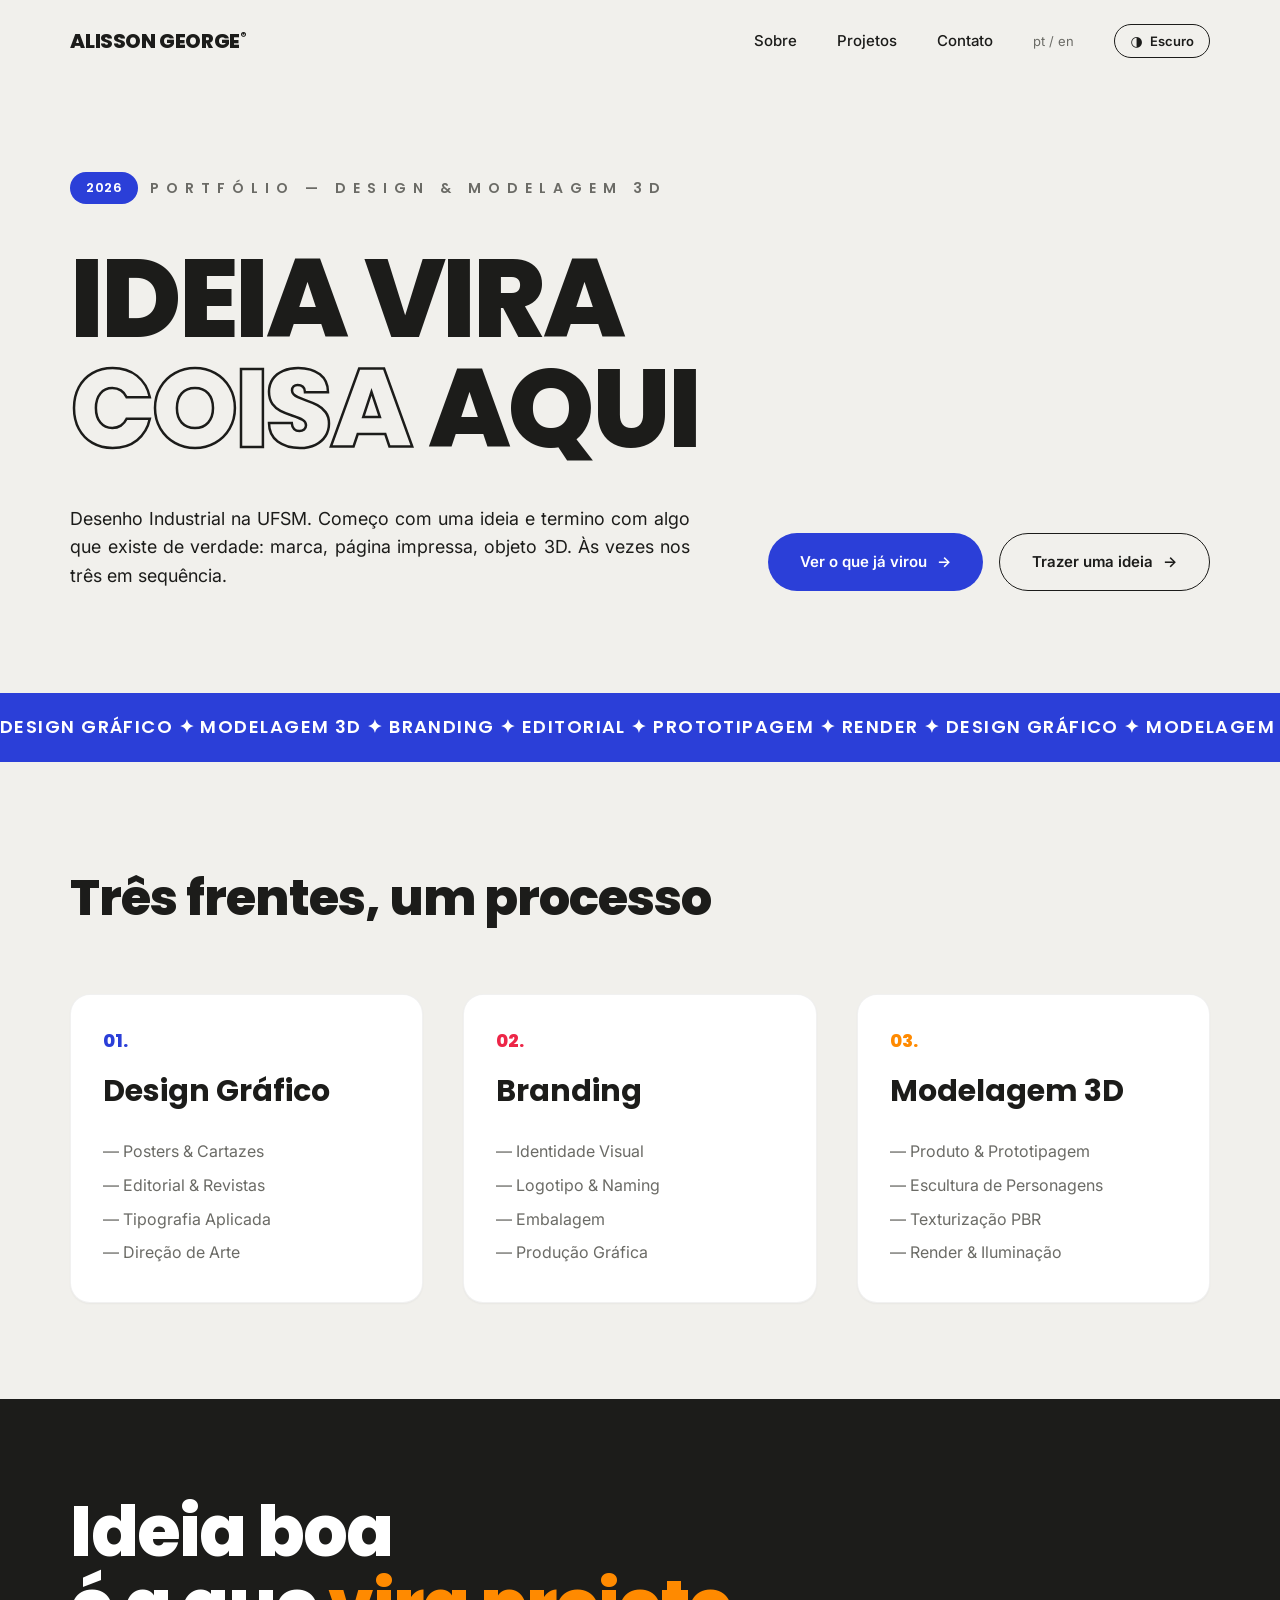
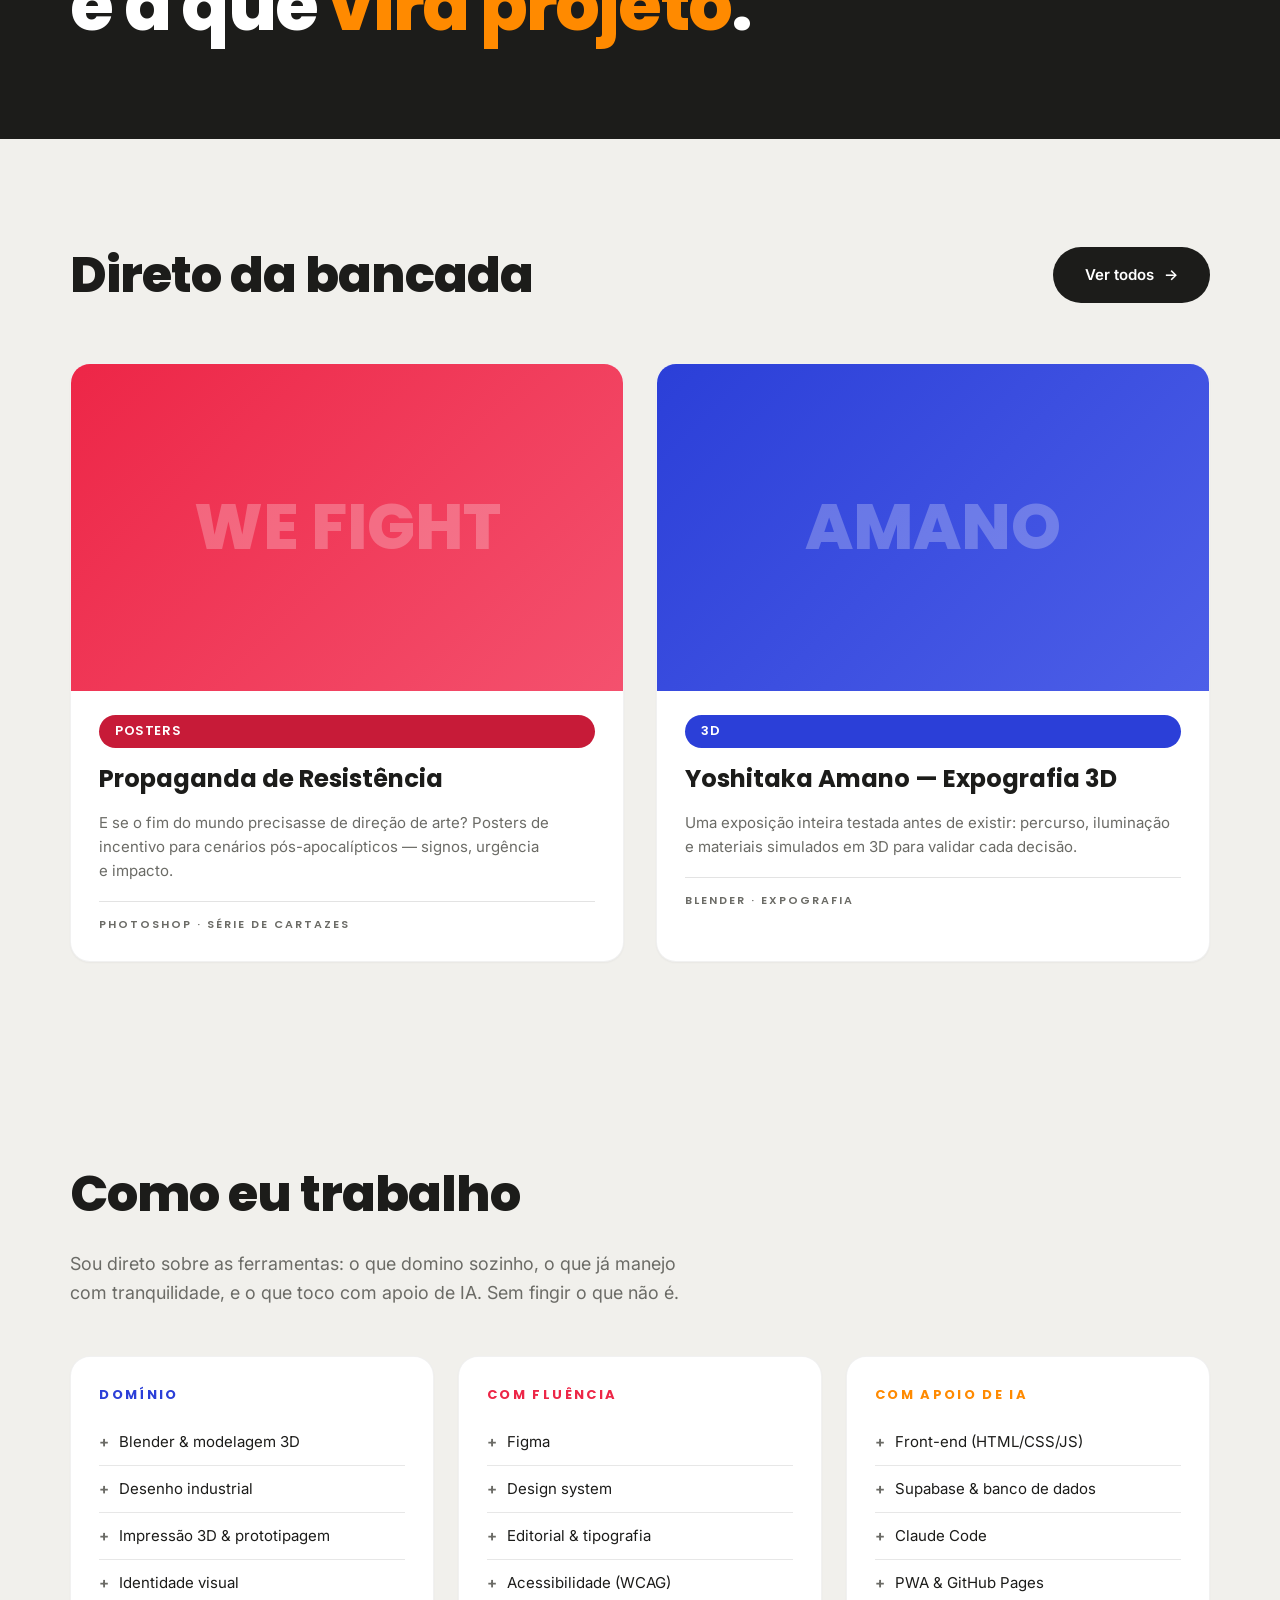
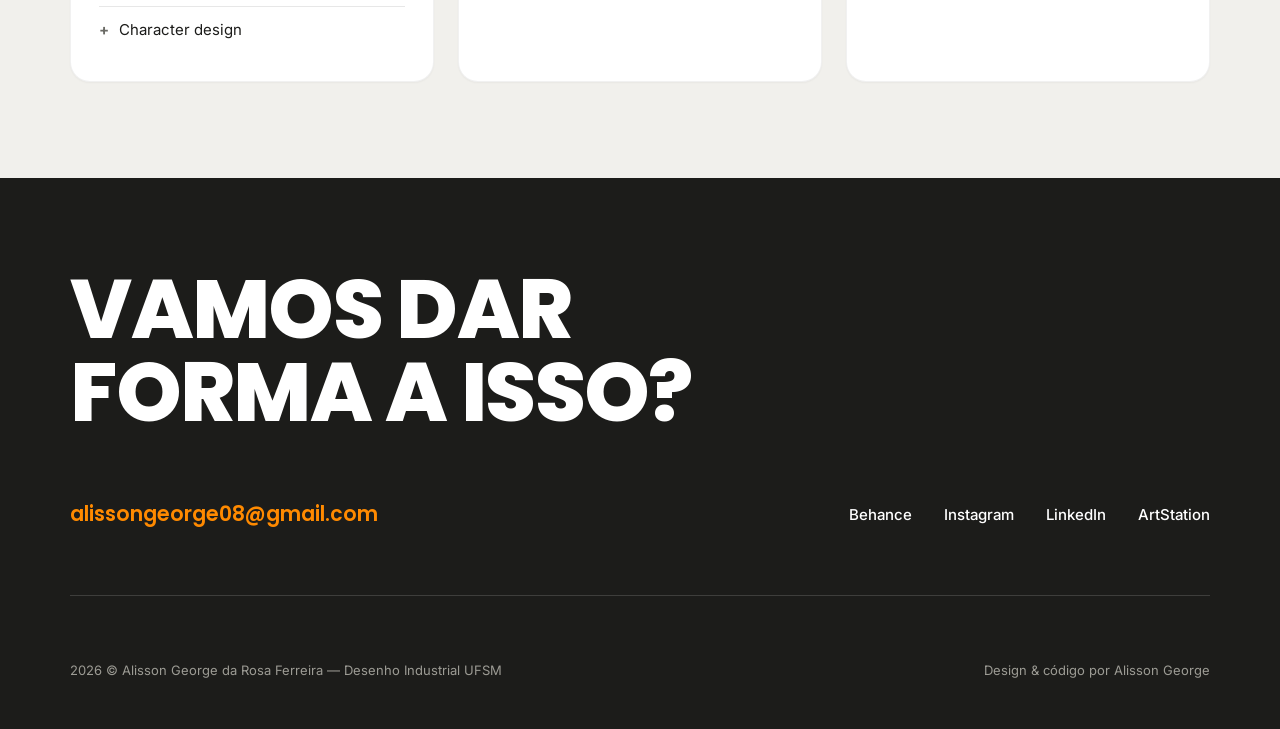
<file: index.html>
<!DOCTYPE html>
<html lang="pt-BR">
<head>
    <meta charset="UTF-8">
    <meta name="viewport" content="width=device-width, initial-scale=1.0">
    <meta name="description" content="Portfólio de Design e Modelagem 3D — Alisson George da Rosa Ferreira">
    <meta name="theme-color" content="#F1F0EC">
    <title>Alisson George — Design & Modelagem 3D</title>
    <link rel="preconnect" href="https://fonts.googleapis.com">
    <link rel="preconnect" href="https://fonts.gstatic.com" crossorigin>
    <link href="https://fonts.googleapis.com/css2?family=Poppins:wght@600;700;800&family=Hanken+Grotesque:wght@400;500;600;700&family=Inter:wght@400;500;600&display=swap" rel="stylesheet">
    <link rel="stylesheet" href="css/style.css?v=7">
    <link rel="icon" type="image/png" sizes="16x16" href="assets/favicon/favicon-16x16.png">
    <!-- MODO ESCURO 2026-06-22: define o tema antes da pintura (evita flash).
         Reverter: remover este <script> + o bloco "MODO ESCURO" do main.js/style.css. -->
    <script>try{var s=localStorage.getItem('tema');var d=s?s==='dark':(document.documentElement.classList.contains('dark')||matchMedia('(prefers-color-scheme: dark)').matches);document.documentElement.classList.toggle('dark',d);}catch(e){}</script>
</head>
<body>
    <a href="#main-content" class="skip-link">Pular para o conteúdo principal</a>

    <header class="site-header" role="banner">
        <a href="index.html" class="logo">ALISSON GEORGE<sup>®</sup></a>
        <nav class="site-nav" aria-label="Navegação principal">
            <a href="sobre.html">Sobre</a>
            <a href="projetos.html">Projetos</a>
            <a href="contato.html">Contato</a>
            <span class="nav-lang">pt / en</span>
            <!-- MODO ESCURO 2026-06-22: botão de alternância. Reverter: remover este botão. -->
            <button class="theme-toggle" type="button" aria-label="Alternar modo claro e escuro" aria-pressed="false">
                <span class="tt-dot" aria-hidden="true">◑</span><span class="tt-label">Escuro</span>
            </button>
        </nav>
    </header>

    <main id="main-content">
        <!-- HERO -->
        <section class="hero" aria-labelledby="hero-title">
            <div class="hero-eyebrow reveal">
                <span class="pill pill--azul">2026</span>
                <span class="eyebrow">Portfólio — Design &amp; Modelagem 3D</span>
            </div>
            <h1 id="hero-title" class="display reveal">Ideia vira<br><span class="display-outline">coisa</span> aqui</h1>
            <div class="hero-bottom reveal">
                <!-- 2026-06-14: reescrita do hero sub — nova abordagem: foco no resultado, não na bio
                     Reverter: restaurar o texto anterior do backup _backups/2026-06-14-0900/index.html -->
                <p class="hero-sub">Desenho Industrial na UFSM. Começo com uma ideia e termino com algo que existe de verdade: marca, página impressa, objeto 3D. Às vezes nos três em sequência.</p>
                <div class="hero-ctas">
                    <a href="projetos.html" class="btn btn--azul">Ver o que já virou <span class="arrow">→</span></a>
                    <a href="contato.html" class="btn btn--outline">Trazer uma ideia <span class="arrow">→</span></a>
                </div>
            </div>
        </section>

        <!-- MARQUEE -->
        <div class="marquee" aria-hidden="true">
            <div class="marquee-track">DESIGN GRÁFICO ✦ MODELAGEM 3D ✦ BRANDING ✦ EDITORIAL ✦ PROTOTIPAGEM ✦ RENDER ✦&nbsp;</div>
        </div>

        <!-- O QUE EU FAÇO -->
        <section class="section" aria-labelledby="areas-title">
            <h2 id="areas-title" class="h2 reveal">Três frentes, um processo</h2>
            <div class="areas-grid">
                <article class="area-card reveal">
                    <span class="area-num">01.</span>
                    <h3>Design Gráfico</h3>
                    <ul>
                        <li>Posters &amp; Cartazes</li>
                        <li>Editorial &amp; Revistas</li>
                        <li>Tipografia Aplicada</li>
                        <li>Direção de Arte</li>
                    </ul>
                </article>
                <article class="area-card reveal">
                    <span class="area-num">02.</span>
                    <h3>Branding</h3>
                    <ul>
                        <li>Identidade Visual</li>
                        <li>Logotipo &amp; Naming</li>
                        <li>Embalagem</li>
                        <li>Produção Gráfica</li>
                    </ul>
                </article>
                <article class="area-card reveal">
                    <span class="area-num">03.</span>
                    <h3>Modelagem 3D</h3>
                    <ul>
                        <li>Produto &amp; Prototipagem</li>
                        <li>Escultura de Personagens</li>
                        <li>Texturização PBR</li>
                        <li>Render &amp; Iluminação</li>
                    </ul>
                </article>
            </div>
        </section>

        <!-- FAIXA MANIFESTO — 2026-06-13: breaker editorial entre seções
             Frase de manifesto em display grande, fundo preto, palavra-chave em laranja.
             Reverter: remover este bloco + o CSS .statement-strip. -->
        <section class="statement-strip" aria-label="Manifesto">
            <!-- 2026-06-22: frase trocada — antes "Feito vale mais que perfeito guardado"
                 (clichê de produtividade, genérico). Nova frase amarra com o hero.
                 2026-06-22 (v2): "objeto" → "projeto" — termo do ofício de desenho industrial. -->
            <p class="reveal">Ideia boa<br>é a que <em>vira projeto</em>.</p>
        </section>

        <!-- DESTAQUES -->
        <section class="section" aria-labelledby="destaques-title">
            <div class="section-head reveal">
                <h2 id="destaques-title" class="h2">Direto da bancada</h2>
                <a href="projetos.html" class="btn btn--escuro">Ver todos <span class="arrow">→</span></a>
            </div>
            <div class="projects-grid">
                <article class="project-card reveal">
                    <div class="project-thumb thumb--vermelho" aria-hidden="true">WE FIGHT</div>
                    <div class="project-body">
                        <span class="pill pill--vermelho">POSTERS</span>
                        <h3>Propaganda de Resistência</h3>
                        <p>E se o fim do mundo precisasse de direção de arte? Posters de incentivo para cenários pós-apocalípticos — signos, urgência e impacto.</p>
                        <p class="project-meta">Photoshop · Série de cartazes</p>
                    </div>
                </article>
                <article class="project-card reveal">
                    <div class="project-thumb thumb--azul" aria-hidden="true">AMANO</div>
                    <div class="project-body">
                        <span class="pill pill--azul">3D</span>
                        <h3>Yoshitaka Amano — Expografia 3D</h3>
                        <p>Uma exposição inteira testada antes de existir: percurso, iluminação e materiais simulados em 3D para validar cada decisão.</p>
                        <p class="project-meta">Blender · Expografia</p>
                    </div>
                </article>
            </div>
        </section>

        <!-- FERRAMENTAS — 2026-06-22: honestidade sobre o que domino vs. faço com apoio.
             Trazido do estudo paralelo, adaptado à identidade. Reverter: remover esta section. -->
        <section class="section" aria-labelledby="ferramentas-title">
            <h2 id="ferramentas-title" class="h2 reveal">Como eu trabalho</h2>
            <p class="section-lead reveal">Sou direto sobre as ferramentas: o que domino sozinho, o que já manejo com tranquilidade, e o que toco com apoio de IA. Sem fingir o que não é.</p>
            <div class="tools-grid">
                <article class="tool-col reveal">
                    <span class="tool-tier">Domínio</span>
                    <ul>
                        <li>Blender &amp; modelagem 3D</li>
                        <li>Desenho industrial</li>
                        <li>Impressão 3D &amp; prototipagem</li>
                        <li>Identidade visual</li>
                        <li>Character design</li>
                    </ul>
                </article>
                <article class="tool-col reveal">
                    <span class="tool-tier">Com fluência</span>
                    <ul>
                        <li>Figma</li>
                        <li>Design system</li>
                        <li>Editorial &amp; tipografia</li>
                        <li>Acessibilidade (WCAG)</li>
                    </ul>
                </article>
                <article class="tool-col reveal">
                    <span class="tool-tier">Com apoio de IA</span>
                    <ul>
                        <li>Front-end (HTML/CSS/JS)</li>
                        <li>Supabase &amp; banco de dados</li>
                        <li>Claude Code</li>
                        <li>PWA &amp; GitHub Pages</li>
                    </ul>
                </article>
            </div>
        </section>
    </main>

    <!-- FOOTER -->
    <footer class="site-footer">
        <p class="footer-cta"><a href="contato.html">Vamos dar<br>forma a isso?</a></p>
        <div class="footer-mid">
            <a class="footer-email" href="mailto:alissongeorge08@gmail.com">alissongeorge08@gmail.com</a>
            <nav class="footer-socials" aria-label="Redes sociais">
                <a href="#" rel="noopener">Behance</a>
                <a href="#" rel="noopener">Instagram</a>
                <a href="#" rel="noopener">LinkedIn</a>
                <a href="#" rel="noopener">ArtStation</a>
            </nav>
        </div>
        <div class="footer-divider"></div>
        <div class="footer-bottom">
            <span>2026 © Alisson George da Rosa Ferreira — Desenho Industrial UFSM</span>
            <span>Design &amp; código por Alisson George</span>
        </div>
    </footer>

    <script src="js/main.js"></script>
</body>
</html>
</file>
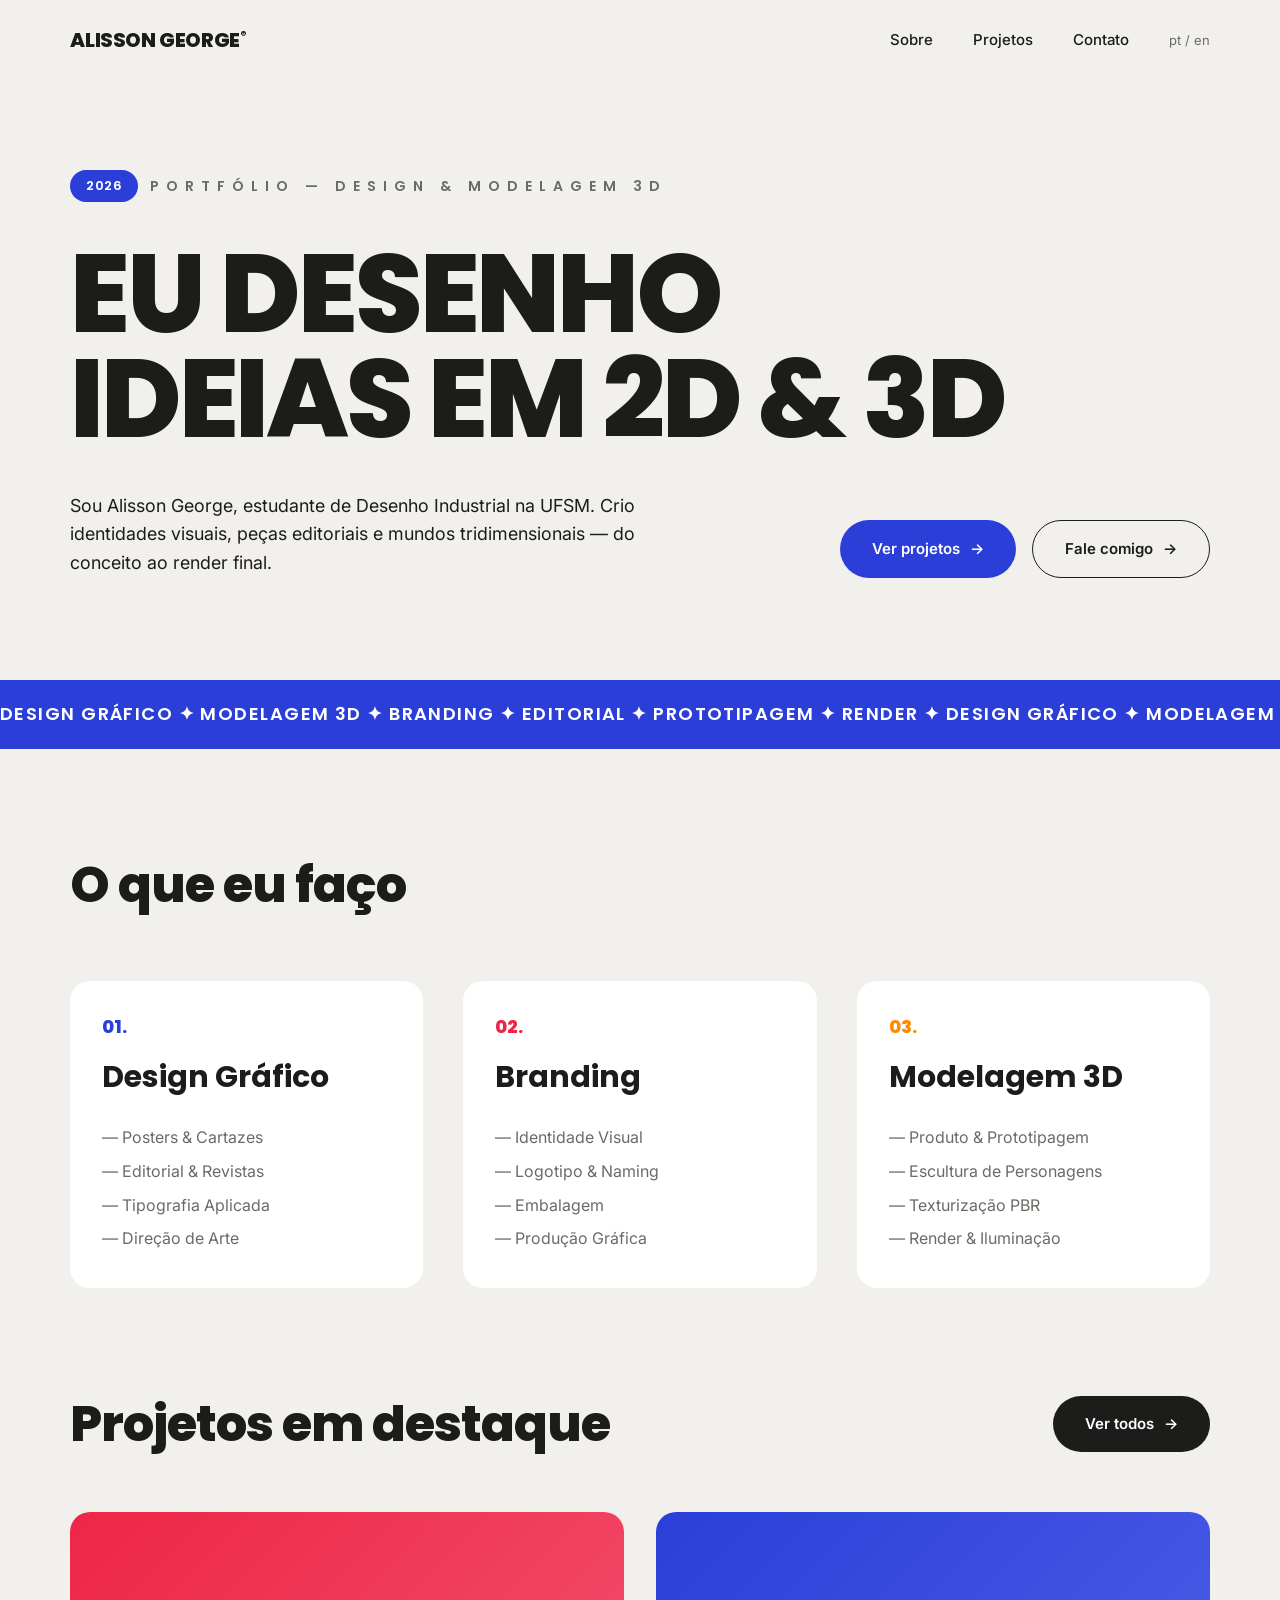
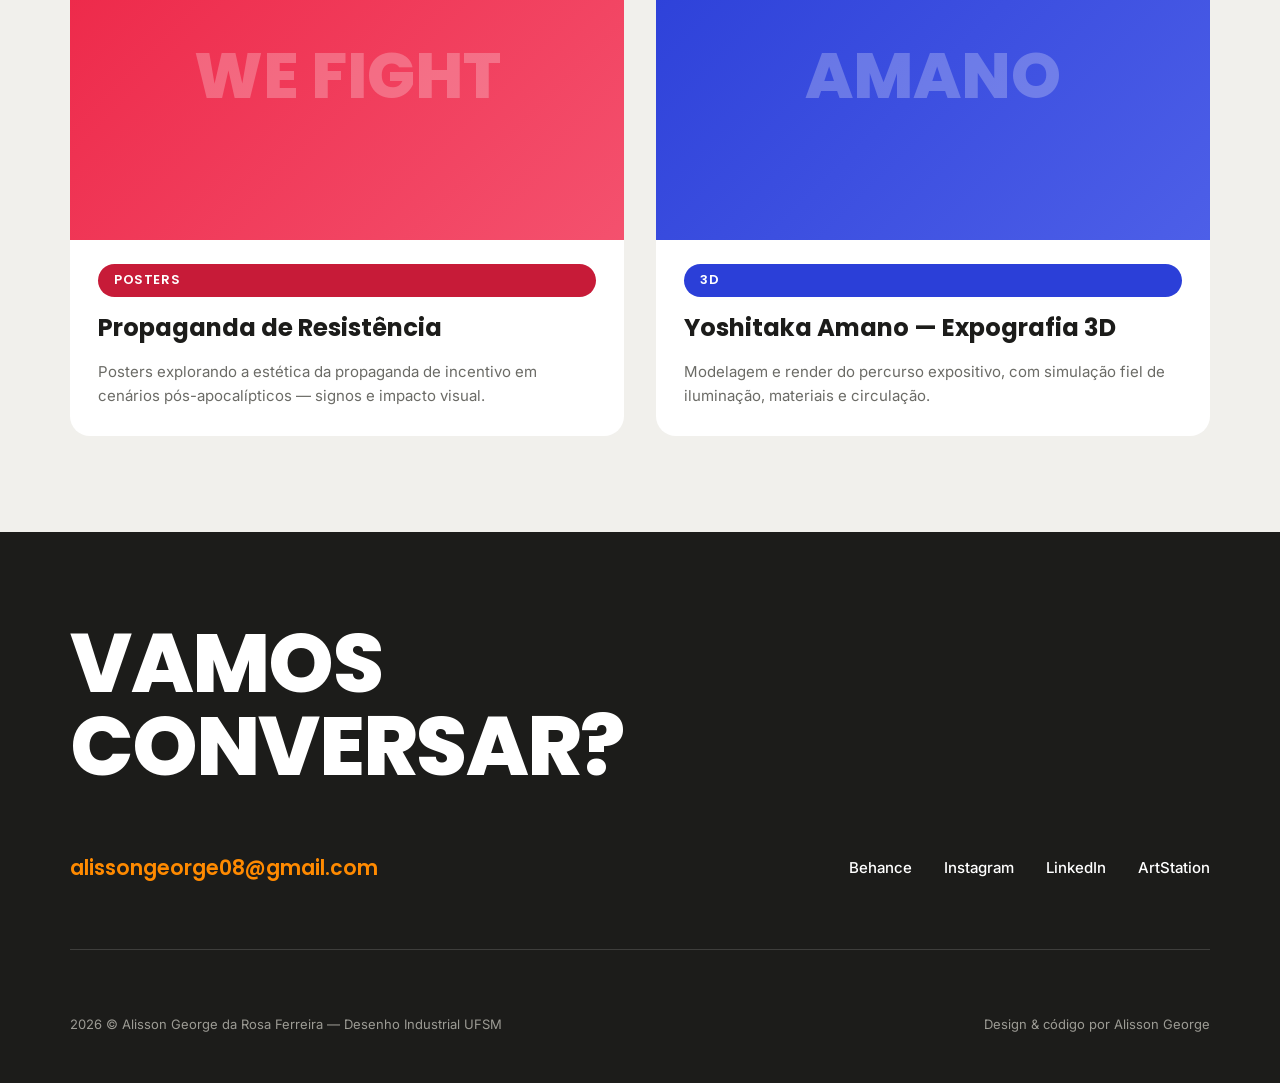
<file: _backups/2026-06-12-2100/index.html>
<!DOCTYPE html>
<html lang="pt-BR">
<head>
    <meta charset="UTF-8">
    <meta name="viewport" content="width=device-width, initial-scale=1.0">
    <meta name="description" content="Portfólio de Design e Modelagem 3D — Alisson George da Rosa Ferreira">
    <meta name="theme-color" content="#F1F0EC">
    <title>Alisson George — Design & Modelagem 3D</title>
    <link rel="preconnect" href="https://fonts.googleapis.com">
    <link rel="preconnect" href="https://fonts.gstatic.com" crossorigin>
    <link href="https://fonts.googleapis.com/css2?family=Poppins:wght@600;700;800&family=Inter:wght@400;500;600&display=swap" rel="stylesheet">
    <link rel="stylesheet" href="css/style.css?v=3">
    <link rel="icon" type="image/png" sizes="16x16" href="assets/favicon/favicon-16x16.png">
</head>
<body>
    <a href="#main-content" class="skip-link">Pular para o conteúdo principal</a>

    <header class="site-header" role="banner">
        <a href="index.html" class="logo">ALISSON GEORGE<sup>®</sup></a>
        <nav class="site-nav" aria-label="Navegação principal">
            <a href="sobre.html">Sobre</a>
            <a href="projetos.html">Projetos</a>
            <a href="contato.html">Contato</a>
            <span class="nav-lang">pt / en</span>
        </nav>
    </header>

    <main id="main-content">
        <!-- HERO -->
        <section class="hero" aria-labelledby="hero-title">
            <div class="hero-eyebrow reveal">
                <span class="pill pill--azul">2026</span>
                <span class="eyebrow">Portfólio — Design &amp; Modelagem 3D</span>
            </div>
            <h1 id="hero-title" class="display reveal">Eu desenho<br>ideias em 2D &amp; 3D</h1>
            <div class="hero-bottom reveal">
                <p class="hero-sub">Sou Alisson George, estudante de Desenho Industrial na UFSM. Crio identidades visuais, peças editoriais e mundos tridimensionais — do conceito ao render final.</p>
                <div class="hero-ctas">
                    <a href="projetos.html" class="btn btn--azul">Ver projetos <span class="arrow">→</span></a>
                    <a href="contato.html" class="btn btn--outline">Fale comigo <span class="arrow">→</span></a>
                </div>
            </div>
        </section>

        <!-- MARQUEE -->
        <div class="marquee" aria-hidden="true">
            <div class="marquee-track">DESIGN GRÁFICO ✦ MODELAGEM 3D ✦ BRANDING ✦ EDITORIAL ✦ PROTOTIPAGEM ✦ RENDER ✦&nbsp;</div>
        </div>

        <!-- O QUE EU FAÇO -->
        <section class="section" aria-labelledby="areas-title">
            <h2 id="areas-title" class="h2 reveal">O que eu faço</h2>
            <div class="areas-grid">
                <article class="area-card reveal">
                    <span class="area-num">01.</span>
                    <h3>Design Gráfico</h3>
                    <ul>
                        <li>Posters &amp; Cartazes</li>
                        <li>Editorial &amp; Revistas</li>
                        <li>Tipografia Aplicada</li>
                        <li>Direção de Arte</li>
                    </ul>
                </article>
                <article class="area-card reveal">
                    <span class="area-num">02.</span>
                    <h3>Branding</h3>
                    <ul>
                        <li>Identidade Visual</li>
                        <li>Logotipo &amp; Naming</li>
                        <li>Embalagem</li>
                        <li>Produção Gráfica</li>
                    </ul>
                </article>
                <article class="area-card reveal">
                    <span class="area-num">03.</span>
                    <h3>Modelagem 3D</h3>
                    <ul>
                        <li>Produto &amp; Prototipagem</li>
                        <li>Escultura de Personagens</li>
                        <li>Texturização PBR</li>
                        <li>Render &amp; Iluminação</li>
                    </ul>
                </article>
            </div>
        </section>

        <!-- DESTAQUES -->
        <section class="section section--flush-top" aria-labelledby="destaques-title">
            <div class="section-head reveal">
                <h2 id="destaques-title" class="h2">Projetos em destaque</h2>
                <a href="projetos.html" class="btn btn--escuro">Ver todos <span class="arrow">→</span></a>
            </div>
            <div class="projects-grid">
                <article class="project-card reveal">
                    <div class="project-thumb thumb--vermelho" aria-hidden="true">WE FIGHT</div>
                    <div class="project-body">
                        <span class="pill pill--vermelho">POSTERS</span>
                        <h3>Propaganda de Resistência</h3>
                        <p>Posters explorando a estética da propaganda de incentivo em cenários pós-apocalípticos — signos e impacto visual.</p>
                    </div>
                </article>
                <article class="project-card reveal">
                    <div class="project-thumb thumb--azul" aria-hidden="true">AMANO</div>
                    <div class="project-body">
                        <span class="pill pill--azul">3D</span>
                        <h3>Yoshitaka Amano — Expografia 3D</h3>
                        <p>Modelagem e render do percurso expositivo, com simulação fiel de iluminação, materiais e circulação.</p>
                    </div>
                </article>
            </div>
        </section>
    </main>

    <!-- FOOTER -->
    <footer class="site-footer">
        <p class="footer-cta"><a href="contato.html">Vamos<br>conversar?</a></p>
        <div class="footer-mid">
            <a class="footer-email" href="mailto:alissongeorge08@gmail.com">alissongeorge08@gmail.com</a>
            <nav class="footer-socials" aria-label="Redes sociais">
                <a href="#" rel="noopener">Behance</a>
                <a href="#" rel="noopener">Instagram</a>
                <a href="#" rel="noopener">LinkedIn</a>
                <a href="#" rel="noopener">ArtStation</a>
            </nav>
        </div>
        <div class="footer-divider"></div>
        <div class="footer-bottom">
            <span>2026 © Alisson George da Rosa Ferreira — Desenho Industrial UFSM</span>
            <span>Design &amp; código por Alisson George</span>
        </div>
    </footer>

    <script src="js/main.js"></script>
</body>
</html>
</file>
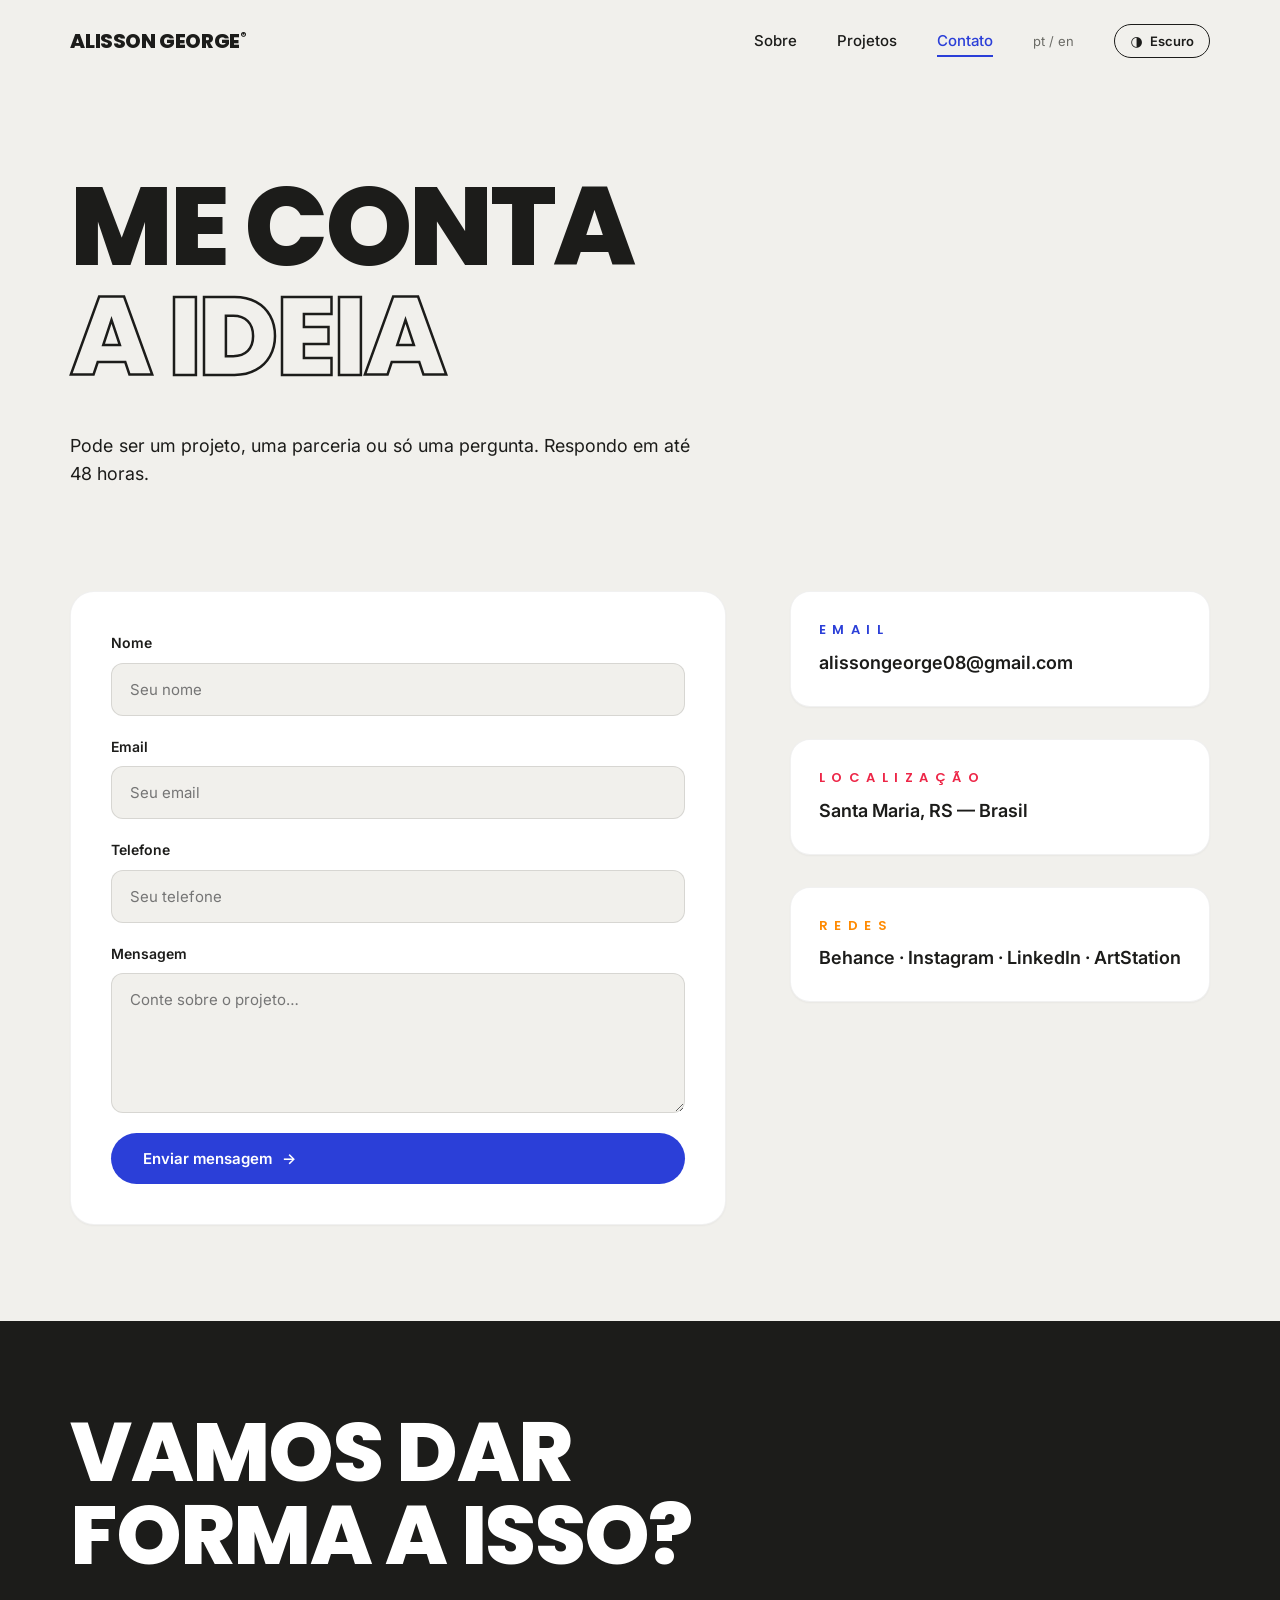
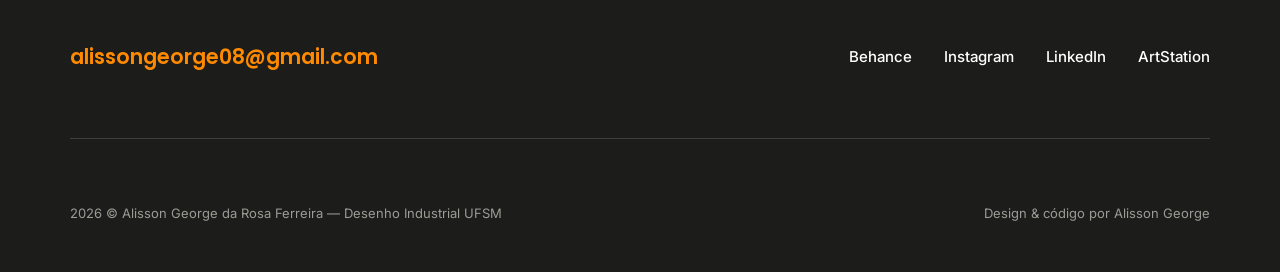
<file: contato.html>
<!DOCTYPE html>
<html lang="pt-BR">
<head>
    <meta charset="UTF-8">
    <meta name="viewport" content="width=device-width, initial-scale=1.0">
    <meta name="description" content="Entre em contato com Alisson George — design e modelagem 3D">
    <meta name="theme-color" content="#F1F0EC">
    <title>Contato — Alisson George</title>
    <link rel="preconnect" href="https://fonts.googleapis.com">
    <link rel="preconnect" href="https://fonts.gstatic.com" crossorigin>
    <link href="https://fonts.googleapis.com/css2?family=Poppins:wght@600;700;800&family=Hanken+Grotesque:wght@400;500;600;700&family=Inter:wght@400;500;600&display=swap" rel="stylesheet">
    <link rel="stylesheet" href="css/style.css?v=7">
    <link rel="icon" type="image/png" sizes="16x16" href="assets/favicon/favicon-16x16.png">
    <!-- MODO ESCURO 2026-06-22: tema antes da pintura (evita flash). -->
    <script>try{var s=localStorage.getItem('tema');var d=s?s==='dark':(document.documentElement.classList.contains('dark')||matchMedia('(prefers-color-scheme: dark)').matches);document.documentElement.classList.toggle('dark',d);}catch(e){}</script>
</head>
<body>
    <a href="#main-content" class="skip-link">Pular para o conteúdo principal</a>

    <header class="site-header" role="banner">
        <a href="index.html" class="logo">ALISSON GEORGE<sup>®</sup></a>
        <nav class="site-nav" aria-label="Navegação principal">
            <a href="sobre.html">Sobre</a>
            <a href="projetos.html">Projetos</a>
            <a href="contato.html" aria-current="page">Contato</a>
            <span class="nav-lang">pt / en</span>
            <!-- MODO ESCURO 2026-06-22: botão de tema. -->
            <button class="theme-toggle" type="button" aria-label="Alternar modo claro e escuro" aria-pressed="false"><span class="tt-dot" aria-hidden="true">◑</span><span class="tt-label">Escuro</span></button>
        </nav>
    </header>

    <main id="main-content">
        <section class="hero" aria-labelledby="contato-title">
            <!-- 2026-06-12 (noite): título-afirmação + palavra vazada; mantido -->
            <!-- 2026-06-13: subtítulo reescrito — removida informalidade rejeitada ("provavelmente com perguntas") -->
            <h1 id="contato-title" class="display reveal">Me conta<br><span class="display-outline">a ideia</span></h1>
            <p class="hero-sub reveal">Pode ser um projeto, uma parceria ou só uma pergunta. Respondo em até 48 horas.</p>
        </section>

        <section class="section section--flush-top">
            <div class="contact-row">
                <form class="contact-form reveal" aria-label="Formulário de contato">
                    <div class="field">
                        <label for="nome">Nome</label>
                        <input type="text" id="nome" name="nome" placeholder="Seu nome" required>
                    </div>
                    <div class="field">
                        <label for="email">Email</label>
                        <input type="email" id="email" name="email" placeholder="Seu email" required>
                    </div>
                    <div class="field">
                        <label for="telefone">Telefone</label>
                        <input type="tel" id="telefone" name="telefone" placeholder="Seu telefone">
                    </div>
                    <div class="field">
                        <label for="mensagem">Mensagem</label>
                        <textarea id="mensagem" name="mensagem" placeholder="Conte sobre o projeto…" required></textarea>
                    </div>
                    <button type="submit" class="btn btn--azul">Enviar mensagem <span class="arrow">→</span></button>
                </form>
                <div class="contact-info">
                    <div class="info-card reveal">
                        <span class="label">Email</span>
                        <span class="value"><a href="mailto:alissongeorge08@gmail.com">alissongeorge08@gmail.com</a></span>
                    </div>
                    <div class="info-card reveal">
                        <span class="label">Localização</span>
                        <span class="value">Santa Maria, RS — Brasil</span>
                    </div>
                    <div class="info-card reveal">
                        <span class="label">Redes</span>
                        <span class="value">Behance · Instagram · LinkedIn · ArtStation</span>
                    </div>
                </div>
            </div>
        </section>
    </main>

    <footer class="site-footer">
        <p class="footer-cta"><a href="mailto:alissongeorge08@gmail.com">Vamos dar<br>forma a isso?</a></p>
        <div class="footer-mid">
            <a class="footer-email" href="mailto:alissongeorge08@gmail.com">alissongeorge08@gmail.com</a>
            <nav class="footer-socials" aria-label="Redes sociais">
                <a href="#" rel="noopener">Behance</a>
                <a href="#" rel="noopener">Instagram</a>
                <a href="#" rel="noopener">LinkedIn</a>
                <a href="#" rel="noopener">ArtStation</a>
            </nav>
        </div>
        <div class="footer-divider"></div>
        <div class="footer-bottom">
            <span>2026 © Alisson George da Rosa Ferreira — Desenho Industrial UFSM</span>
            <span>Design &amp; código por Alisson George</span>
        </div>
    </footer>

    <script src="js/main.js"></script>
</body>
</html>
</file>
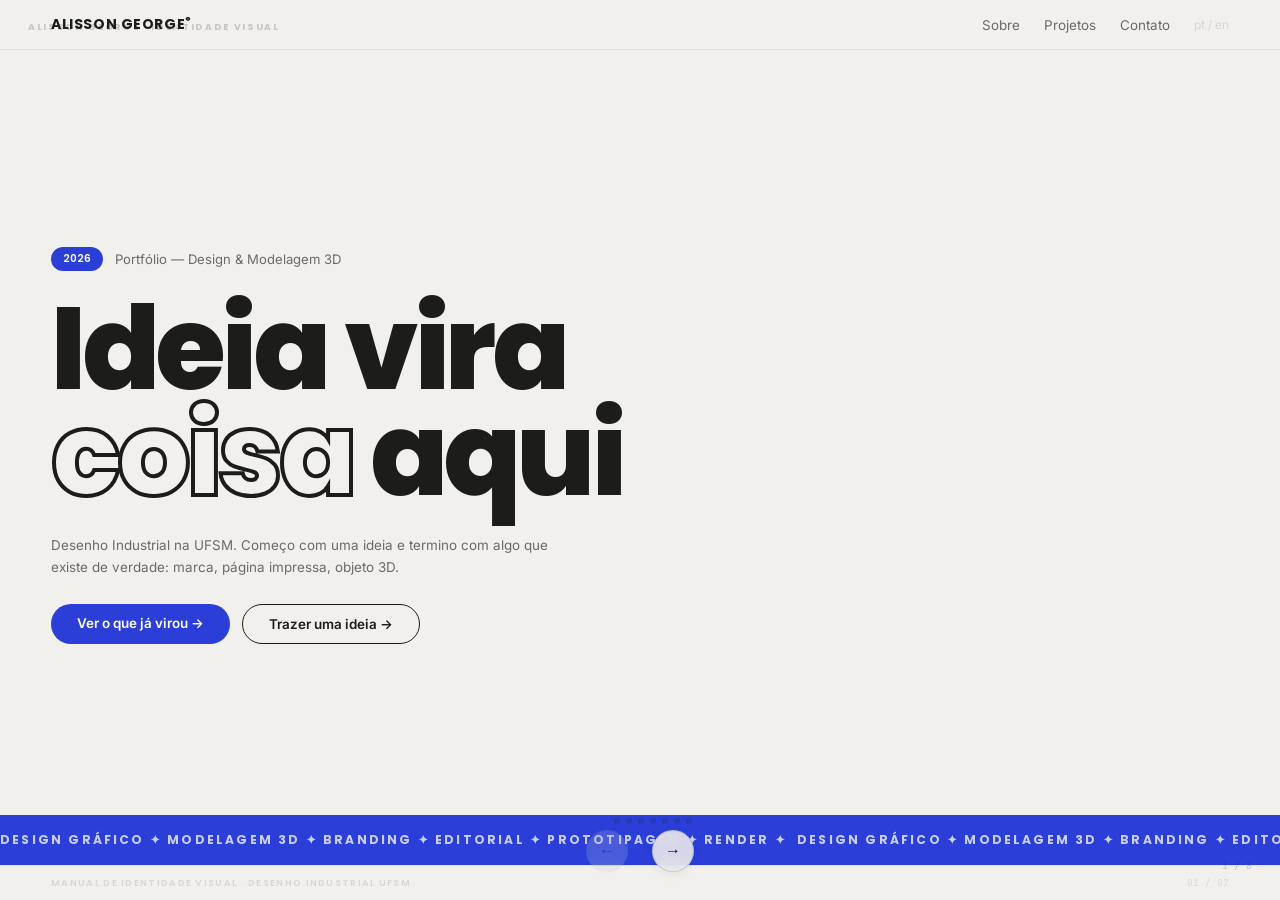
<file: identidade-visual.html>
<!DOCTYPE html>
<html lang="pt-BR">
<head>
  <meta charset="UTF-8" />
  <meta name="viewport" content="width=device-width, initial-scale=1.0" />
  <title>Alisson George — De Dentro pra Fora</title>

  <link rel="preconnect" href="https://fonts.googleapis.com">
  <link rel="preconnect" href="https://fonts.gstatic.com" crossorigin>
  <link href="https://fonts.googleapis.com/css2?family=Poppins:ital,wght@0,600;0,700;0,800;1,800&family=Inter:wght@300;400;500;600&family=JetBrains+Mono:wght@400;600&display=swap" rel="stylesheet">

  <style>
    :root {
      --azul:        #2B3FD8;
      --vermelho:    #ED2647;
      --laranja:     #FF8A00;
      --verde:       #3FA110;
      --offwhite:    #F1F0EC;
      --preto:       #1C1C1A;
      --branco:      #FFFFFF;
      --cinza:       #6B6B66;
      --cinza-claro: #D8D6CE;
      --P: 'Poppins', sans-serif;
      --I: 'Inter', sans-serif;
      --M: 'JetBrains Mono', monospace;
    }

    *, *::before, *::after { box-sizing: border-box; margin: 0; padding: 0; }

    html, body {
      width: 100%; height: 100%; overflow: hidden;
      font-family: var(--I); color: var(--preto);
      -webkit-font-smoothing: antialiased; background: var(--offwhite);
    }

    /* ── SHELL ── */
    .pres { width: 100vw; height: 100vh; position: relative; overflow: hidden; }

    .slide {
      position: absolute; inset: 0; overflow: hidden;
      opacity: 0; pointer-events: none;
      transition: opacity .48s cubic-bezier(.4,0,.2,1), transform .48s cubic-bezier(.4,0,.2,1);
      transform: translateY(28px);
    }
    .slide.active { opacity: 1; pointer-events: auto; transform: translateY(0); }
    .slide.exit   { opacity: 0; transform: translateY(-28px); }

    /* ── CHROME ── */
    .watermark {
      position: fixed; top: 20px; left: 28px; z-index: 300;
      font-family: var(--P); font-size: .58rem; font-weight: 700;
      letter-spacing: .18em; text-transform: uppercase;
      color: rgba(28,28,26,.2); pointer-events: none;
      transition: color .3s;
    }
    .watermark.light { color: rgba(255,255,255,.18); }

    .nav-btn {
      position: fixed; bottom: 28px; z-index: 300;
      width: 42px; height: 42px; border-radius: 50%;
      border: 1.5px solid rgba(28,28,26,.14);
      background: rgba(241,240,236,.85); backdrop-filter: blur(8px);
      color: var(--preto); font-size: 1rem; cursor: pointer;
      display: flex; align-items: center; justify-content: center;
      transition: all .2s; box-shadow: 0 2px 10px rgba(28,28,26,.07);
    }
    .nav-btn:hover  { background: var(--preto); color: var(--branco); border-color: var(--preto); }
    .nav-btn:disabled { opacity: .18; pointer-events: none; }
    .nav-btn.light  { background: rgba(255,255,255,.1); border-color: rgba(255,255,255,.22); color: var(--branco); }
    .nav-btn.light:hover { background: rgba(255,255,255,.25); }
    #btn-prev { left: calc(50% - 54px); }
    #btn-next { left: calc(50% + 12px); }

    .progress {
      position: fixed; bottom: 76px; left: 50%; transform: translateX(-50%);
      display: flex; gap: 6px; z-index: 200;
    }
    .dot {
      width: 6px; height: 6px; border-radius: 50%;
      background: rgba(28,28,26,.18); transition: all .3s; cursor: pointer;
    }
    .dot.active { background: var(--azul); width: 20px; border-radius: 3px; }
    .dot.light  { background: rgba(255,255,255,.22); }
    .dot.light.active { background: var(--laranja); width: 20px; }

    .slide-num {
      position: fixed; bottom: 28px; right: 28px; z-index: 300;
      font-family: var(--M); font-size: .62rem; color: rgba(28,28,26,.2);
      transition: color .3s; pointer-events: none;
    }
    .slide-num.light { color: rgba(255,255,255,.18); }

    /* ════════════════════════════
       S1 — INTENÇÃO (hero style)
    ════════════════════════════ */
    @keyframes mq { from { transform: translateX(0); } to { transform: translateX(-50%); } }

    #s1 {
      background: var(--offwhite);
      display: flex; flex-direction: column; overflow: hidden;
    }
    .s1-site-header {
      padding: 14px clamp(20px,4vw,60px);
      display: flex; align-items: center; justify-content: space-between;
      border-bottom: 1px solid rgba(28,28,26,.08); flex-shrink: 0;
    }
    .s1-logo {
      font-family: var(--P); font-weight: 700; font-size: .88rem;
      letter-spacing: .04em; color: var(--preto);
    }
    .s1-site-nav {
      display: flex; gap: 24px; align-items: center;
      font-size: .84rem; color: var(--cinza);
    }
    .s1-lang { color: var(--cinza-claro); font-size: .75rem; }

    .s1-hero {
      flex: 1; padding: clamp(24px,4vw,56px) clamp(20px,4vw,60px) clamp(16px,2vw,28px);
      display: flex; flex-direction: column; justify-content: center;
    }
    .s1-hero-eyebrow {
      display: flex; align-items: center; gap: 12px; margin-bottom: clamp(16px,2vw,28px);
    }
    .s1-pill {
      font-family: var(--P); font-size: .65rem; font-weight: 600;
      padding: 4px 12px; border-radius: 100px; background: var(--azul); color: var(--branco);
    }
    .s1-eyebrow-txt { font-size: .82rem; color: var(--cinza); }
    .s1-display {
      font-family: var(--P); font-weight: 800;
      font-size: clamp(3.2rem, 9vw, 9rem);
      line-height: .92; letter-spacing: -.04em; color: var(--preto);
      margin-bottom: clamp(16px,2vw,28px);
    }
    .s1-outline { color: transparent; -webkit-text-stroke: clamp(2px,.35vw,4px) var(--preto); }
    .s1-sub {
      font-size: clamp(.82rem,1.05vw,.98rem); color: var(--cinza);
      line-height: 1.65; max-width: 520px; margin-bottom: clamp(16px,2vw,28px);
    }
    .s1-ctas { display: flex; gap: 12px; flex-wrap: wrap; }
    .s1-btn {
      font-family: var(--I); font-weight: 600; font-size: .84rem;
      padding: 11px 26px; border-radius: 100px; cursor: default;
    }
    .s1-btn-blue { background: var(--azul); color: var(--branco); }
    .s1-btn-out  { background: transparent; color: var(--preto); border: 1.5px solid var(--preto); }

    .s1-marquee-wrap { flex-shrink: 0; overflow: hidden; background: var(--azul); }
    .s1-track {
      display: inline-block; white-space: nowrap;
      animation: mq 22s linear infinite;
      font-family: var(--P); font-weight: 700;
      font-size: clamp(.72rem,.95vw,1rem); letter-spacing: .18em; text-transform: uppercase;
      color: rgba(255,255,255,.75);
      padding: clamp(10px,1.5vw,16px) 0;
    }

    .s1-slide-footer {
      padding: 10px clamp(20px,4vw,60px);
      display: flex; align-items: center; justify-content: space-between;
      border-top: 1px solid rgba(28,28,26,.07); flex-shrink: 0;
    }
    .s1-slide-label { font-family: var(--P); font-size: .58rem; font-weight: 600; letter-spacing: .14em; text-transform: uppercase; color: var(--cinza-claro); }
    .s1-slide-num   { font-family: var(--M); font-size: .58rem; color: var(--cinza-claro); }

    /* ════════════════════════════
       S2 — DNA
    ════════════════════════════ */
    #s2 {
      background: var(--offwhite);
      display: flex; align-items: center; justify-content: center;
      padding: clamp(36px,5vw,72px);
    }
    .dna-wrap { width: 100%; max-width: 1100px; }
    .dna-header {
      display: flex; align-items: center; gap: 16px; margin-bottom: clamp(24px,3vw,48px);
    }
    .dna-label {
      font-family: var(--P); font-size: .6rem; font-weight: 700;
      letter-spacing: .22em; text-transform: uppercase; color: var(--cinza);
      white-space: nowrap;
    }
    .dna-line { flex: 1; height: 1px; background: rgba(28,28,26,.1); }

    .dna-row {
      display: flex; align-items: baseline; gap: clamp(16px,2.5vw,40px);
      padding: clamp(12px,1.8vw,22px) 0;
      border-bottom: 1px solid rgba(28,28,26,.08);
    }
    .dna-row:first-of-type { border-top: 1px solid rgba(28,28,26,.08); }
    .dna-num {
      font-family: var(--P); font-weight: 700; font-size: .72rem;
      color: var(--cinza-claro); letter-spacing: .12em; width: 28px; flex-shrink: 0;
    }
    .dna-word {
      font-family: var(--P); font-weight: 800;
      font-size: clamp(2.6rem, 7.5vw, 7.5rem);
      letter-spacing: -.04em; line-height: 1;
      text-transform: uppercase; flex: 1;
    }
    .dna-word.filled  { color: var(--preto); }
    .dna-word.outline {
      color: transparent;
      -webkit-text-stroke: clamp(1.5px,0.25vw,3px) var(--preto);
    }
    .dna-word.accent  { color: var(--azul); }
    .dna-def {
      font-size: clamp(.72rem,.95vw,.9rem);
      color: var(--cinza); max-width: 280px; line-height: 1.65;
      text-align: right; align-self: center;
    }

    /* ════════════════════════════
       S3 — MATÉRIA-PRIMA
    ════════════════════════════ */
    #s3 {
      background: var(--branco);
      display: flex; align-items: stretch;
    }
    .mat-col {
      flex: 1; padding: clamp(36px,5vw,72px);
      display: flex; flex-direction: column; justify-content: center;
    }
    .mat-divider { width: 1px; background: rgba(28,28,26,.07); flex-shrink: 0; }
    .mat-col-label {
      font-family: var(--P); font-size: .58rem; font-weight: 700;
      letter-spacing: .22em; text-transform: uppercase; color: var(--cinza);
      margin-bottom: clamp(20px,2.5vw,36px);
    }

    .color-stripes { display: flex; flex-direction: column; gap: 8px; }
    .stripe {
      border-radius: 12px; padding: 13px 18px;
      display: flex; align-items: center; justify-content: space-between; gap: 12px;
    }
    .stripe-name { font-family: var(--P); font-weight: 700; font-size: .82rem; }
    .stripe-right { text-align: right; }
    .stripe-hex { font-family: var(--M); font-size: .65rem; opacity: .65; display: block; }
    .stripe-use { font-family: var(--P); font-size: .58rem; font-weight: 600; opacity: .55; letter-spacing: .08em; text-transform: uppercase; }

    .type-specimens { display: flex; flex-direction: column; gap: clamp(14px,2vw,26px); }
    .specimen { border-bottom: 1px solid rgba(28,28,26,.07); padding-bottom: clamp(14px,2vw,24px); }
    .specimen:last-child { border-bottom: none; padding-bottom: 0; }
    .spec-meta {
      font-family: var(--M); font-size: .58rem; color: var(--cinza-claro);
      margin-bottom: 6px; display: flex; gap: 14px;
    }

    /* ════════════════════════════
       S4 — ARQUITETURA
    ════════════════════════════ */
    #s4 {
      background: var(--offwhite);
      display: flex; align-items: center; justify-content: center;
      padding: clamp(36px,5vw,72px);
    }
    .arch-wrap { width: 100%; max-width: 1100px; }
    .arch-title {
      font-family: var(--P); font-weight: 800;
      font-size: clamp(1.8rem,4.5vw,4rem);
      letter-spacing: -.035em; color: var(--preto);
      margin-bottom: 6px; text-transform: uppercase; line-height: 1;
    }
    .arch-sub { font-size: .85rem; color: var(--cinza); margin-bottom: clamp(24px,3vw,40px); }
    .arch-grid { display: grid; grid-template-columns: 1fr 1fr 1fr; gap: 14px; }
    .arch-card { background: var(--branco); border-radius: 18px; padding: 22px 20px; }
    .arch-card-label {
      font-family: var(--P); font-size: .58rem; font-weight: 700;
      color: var(--cinza); letter-spacing: .16em; text-transform: uppercase;
      margin-bottom: 16px; padding-bottom: 10px;
      border-bottom: 1px solid rgba(28,28,26,.07);
    }

    .radius-items { display: flex; flex-direction: column; gap: 10px; }
    .radius-item { display: flex; align-items: center; gap: 12px; }
    .rbox { height: 28px; background: var(--offwhite); border: 2px solid var(--preto); flex-shrink: 0; }
    .r-val { font-family: var(--M); font-size: .7rem; color: var(--preto); font-weight: 600; }
    .r-use { font-size: .62rem; color: var(--cinza); }

    .spacing-items { display: flex; flex-direction: column; gap: 8px; }
    .spacing-item { display: flex; align-items: center; gap: 10px; }
    .sp-bar { height: 10px; background: var(--azul); border-radius: 3px; opacity: .7; flex-shrink: 0; }
    .sp-label { font-family: var(--M); font-size: .65rem; color: var(--preto); }
    .sp-use   { font-size: .6rem; color: var(--cinza); margin-left: 4px; }

    .shadow-items { display: flex; flex-direction: column; gap: 12px; }
    .shadow-item {
      background: var(--branco); border-radius: 10px; padding: 11px 14px;
      display: flex; justify-content: space-between; align-items: center;
    }
    .shadow-name { font-family: var(--P); font-size: .72rem; font-weight: 600; }
    .shadow-val  { font-family: var(--M); font-size: .58rem; color: var(--cinza-claro); text-align: right; line-height: 1.5; }
    .sh0 { box-shadow: none; border: 1px solid rgba(28,28,26,.1); }
    .sh1 { box-shadow: 0 16px 40px rgba(28,28,26,.08); }
    .sh2 { box-shadow: 0 20px 48px rgba(28,28,26,.10); }

    /* ════════════════════════════
       S5 — PEÇAS
    ════════════════════════════ */
    #s5 {
      background: var(--offwhite);
      display: flex; align-items: center; justify-content: center;
      padding: clamp(36px,4vw,60px);
    }
    .pecas-wrap { width: 100%; max-width: 1100px; }
    .pecas-header {
      display: flex; align-items: baseline; justify-content: space-between;
      margin-bottom: clamp(18px,2.5vw,32px); flex-wrap: wrap; gap: 8px;
    }
    .pecas-title {
      font-family: var(--P); font-weight: 800; text-transform: uppercase;
      font-size: clamp(1.6rem,3.8vw,3.5rem); letter-spacing: -.035em; line-height: 1;
    }
    .pecas-count { font-family: var(--M); font-size: .65rem; color: var(--cinza); letter-spacing: .08em; }

    .workbench { display: grid; grid-template-columns: repeat(3,1fr); gap: 12px; }
    .bench-item { background: var(--branco); border-radius: 18px; padding: 20px; }
    .bench-label {
      font-family: var(--M); font-size: .58rem; color: var(--cinza-claro);
      margin-bottom: 14px; letter-spacing: .06em;
    }

    .btn-stack { display: flex; flex-direction: column; gap: 8px; }
    .c-btn {
      display: flex; align-items: center; justify-content: center; gap: 8px;
      font-family: var(--I); font-weight: 600; font-size: .82rem;
      padding: 11px 22px; border-radius: 100px; border: none; cursor: default; width: 100%;
    }
    .c-btn-blue { background: var(--azul); color: var(--branco); }
    .c-btn-dark { background: var(--preto); color: var(--branco); }
    .c-btn-out  { background: transparent; color: var(--preto); border: 1.5px solid var(--preto); }

    .pill-cloud { display: flex; flex-wrap: wrap; gap: 7px; }
    .c-pill {
      font-family: var(--P); font-weight: 600; font-size: .68rem;
      letter-spacing: .04em; padding: 5px 14px; border-radius: 100px; color: var(--branco);
    }
    .pill-az { background: var(--azul); }
    .pill-vm { background: #C71B38; }
    .pill-la { background: var(--laranja); color: var(--preto); }
    .pill-vd { background: #2E7A0C; }

    .filter-row { display: flex; flex-wrap: wrap; gap: 7px; }
    .c-filter {
      font-family: var(--I); font-size: .78rem; font-weight: 500;
      padding: 7px 18px; border-radius: 100px;
      border: 1px solid rgba(28,28,26,.2); background: transparent; color: var(--preto); cursor: default;
    }
    .c-filter.on { background: var(--preto); color: var(--branco); border-color: var(--preto); }

    .mini-area { background: var(--offwhite); border-radius: 12px; padding: 14px; }
    .mini-area-num { font-family: var(--P); font-weight: 800; font-size: .8rem; color: var(--azul); margin-bottom: 4px; }
    .mini-area-title { font-family: var(--P); font-weight: 700; font-size: .95rem; margin-bottom: 5px; }
    .mini-area li { font-size: .68rem; color: var(--cinza); list-style: none; }
    .mini-area li::before { content: '— '; }

    .mini-proj { border-radius: 12px; overflow: hidden; border: 1px solid rgba(28,28,26,.07); }
    .mini-proj-thumb { height: 52px; display: flex; align-items: center; justify-content: center; font-family: var(--P); font-weight: 800; color: rgba(255,255,255,.2); font-size: .9rem; }
    .mini-proj-body { padding: 9px 11px; background: var(--branco); }
    .mini-proj-name { font-family: var(--P); font-weight: 700; font-size: .8rem; }
    .mini-proj-meta { font-family: var(--P); font-size: .58rem; font-weight: 600; letter-spacing: .12em; text-transform: uppercase; color: var(--cinza); }

    .mini-marquee { background: var(--azul); border-radius: 12px; padding: 12px 18px; overflow: hidden; font-family: var(--P); font-size: .72rem; font-weight: 700; color: rgba(255,255,255,.7); letter-spacing: .08em; white-space: nowrap; }
    .mini-cta { background: var(--preto); border-radius: 12px; padding: 16px; font-family: var(--P); font-weight: 800; font-size: clamp(1rem,1.6vw,1.4rem); letter-spacing: -.02em; color: var(--branco); line-height: 1.15; text-transform: uppercase; }
    .mini-cta span { color: var(--laranja); }

    .mini-stack { display: flex; flex-direction: column; }
    .mini-stack-item { display: flex; align-items: baseline; gap: 8px; padding: 8px 0; border-bottom: 1px solid rgba(28,28,26,.08); }
    .mini-stack-item:first-child { border-top: 1px solid rgba(28,28,26,.08); }
    .stn { font-family: var(--P); font-size: .58rem; font-weight: 700; color: var(--cinza-claro); width: 20px; }
    .stt { font-family: var(--P); font-size: 1rem; font-weight: 800; letter-spacing: -.02em; }
    .std { font-family: var(--P); font-size: .58rem; font-weight: 600; color: var(--cinza); text-transform: uppercase; letter-spacing: .08em; margin-left: auto; }

    /* ════════════════════════════
       S6 — CÓDIGO
    ════════════════════════════ */
    #s6 {
      background: var(--preto);
      display: flex; align-items: center; justify-content: center;
      padding: clamp(36px,5vw,72px);
    }
    .code-wrap { width: 100%; max-width: 1100px; }
    .code-headline {
      font-family: var(--P); font-weight: 800;
      font-size: clamp(1.6rem,3.5vw,3rem);
      letter-spacing: -.035em; color: var(--branco);
      text-transform: uppercase; line-height: 1; margin-bottom: 6px;
    }
    .code-sub { font-size: .85rem; color: rgba(255,255,255,.3); margin-bottom: clamp(22px,3vw,40px); }
    .code-grid { display: grid; grid-template-columns: 1fr 1fr; gap: 14px; }
    .code-block {
      background: rgba(255,255,255,.04); border: 1px solid rgba(255,255,255,.07);
      border-radius: 16px; padding: 22px;
      font-family: var(--M); font-size: .68rem; line-height: 1.9;
    }
    .code-block-title {
      font-family: var(--P); font-size: .56rem; font-weight: 700;
      color: rgba(255,255,255,.22); text-transform: uppercase; letter-spacing: .18em;
      margin-bottom: 14px;
    }
    .tl { display: flex; align-items: center; flex-wrap: wrap; gap: 2px; }
    .t-sel  { color: var(--laranja); }
    .t-brace{ color: rgba(255,255,255,.18); }
    .t-prop { color: #79b8ff; }
    .t-col  { color: rgba(255,255,255,.18); margin: 0 2px; }
    .t-val  { color: #f8c555; }
    .t-cmt  { color: rgba(76,175,80,.5); font-size: .6rem; margin-left: 8px; }
    .t-sw   { width: 9px; height: 9px; border-radius: 2px; display: inline-block; margin-right: 6px; vertical-align: middle; flex-shrink: 0; }
    .ind    { padding-left: 18px; }

    .why-pill {
      background: rgba(255,138,0,.1); border: 1px solid rgba(255,138,0,.2);
      border-radius: 12px; padding: 14px 18px; margin-top: 14px;
      font-size: .78rem; color: rgba(255,255,255,.42); line-height: 1.6;
    }
    .why-pill strong { color: var(--laranja); font-weight: 600; }
    .why-pill code { font-family: var(--M); font-size: .7rem; color: rgba(255,255,255,.55); }

    /* ════════════════════════════
       S7 — O RESULTADO (fullscreen browser)
    ════════════════════════════ */
    #s7 {
      background: var(--preto);
      display: flex; flex-direction: column;
      padding: 0; overflow: hidden;
    }
    .s7-head {
      padding: 14px 40px;
      display: flex; align-items: baseline; gap: 16px; flex-shrink: 0;
    }
    .s7-label {
      font-family: var(--P); font-size: .6rem; font-weight: 700;
      letter-spacing: .22em; text-transform: uppercase; color: var(--laranja);
    }
    .s7-title {
      font-family: var(--P); font-weight: 800; font-size: 1.5rem;
      letter-spacing: -.03em; color: var(--branco); line-height: 1;
    }
    .s7-title em { font-style: normal; color: var(--laranja); }

    .browser {
      flex: 1; margin: 0 24px 20px;
      border-radius: 12px; overflow: hidden;
      border: 1px solid rgba(255,255,255,.1);
      box-shadow: 0 32px 64px rgba(0,0,0,.6);
      display: flex; flex-direction: column; min-height: 0;
    }
    .browser-bar {
      background: rgba(255,255,255,.07); padding: 9px 14px;
      display: flex; align-items: center; gap: 10px;
      border-bottom: 1px solid rgba(255,255,255,.07); flex-shrink: 0;
    }
    .dots3 { display: flex; gap: 5px; }
    .d3 { width: 9px; height: 9px; border-radius: 50%; }
    .browser-url {
      flex: 1; background: rgba(255,255,255,.07); border-radius: 5px;
      padding: 4px 12px; font-family: var(--M); font-size: .6rem;
      color: rgba(255,255,255,.32); text-align: center;
    }
    .browser-body {
      flex: 1; display: flex; flex-direction: column; overflow: hidden;
      background: var(--offwhite);
    }

    /* mini site inside browser */
    .mini-header {
      background: var(--offwhite); padding: clamp(8px,1.2vw,14px) clamp(16px,3vw,40px);
      display: flex; align-items: center; justify-content: space-between;
      border-bottom: 1px solid rgba(28,28,26,.08); flex-shrink: 0;
    }
    .mini-logo { font-family: var(--P); font-weight: 700; font-size: clamp(.72rem,.9vw,.88rem); letter-spacing: .04em; color: var(--preto); }
    .mini-nav  { display: flex; gap: clamp(12px,1.8vw,24px); }
    .mini-nav a { font-size: clamp(.6rem,.78vw,.78rem); color: var(--cinza); text-decoration: none; }

    .mini-hero {
      flex: 1; padding: clamp(28px,4vw,60px) clamp(24px,4vw,60px);
      display: flex; flex-direction: column; justify-content: center;
      background: var(--offwhite); position: relative;
    }
    .mini-pill-sm {
      font-family: var(--P); font-size: clamp(.6rem,.85vw,.82rem); font-weight: 600;
      padding: 4px 14px; border-radius: 100px; background: var(--azul); color: var(--branco);
      display: inline-block; margin-bottom: clamp(12px,1.8vw,24px);
    }
    .mini-eyebrow-row { display: flex; align-items: center; gap: 12px; margin-bottom: clamp(12px,1.8vw,24px); }
    .mini-eyebrow-txt { font-size: clamp(.6rem,.8vw,.8rem); color: var(--cinza); }
    .mini-display {
      font-family: var(--P); font-weight: 800;
      font-size: clamp(2.4rem, 6.5vw, 8rem);
      letter-spacing: -.04em; color: var(--preto); line-height: .88;
      margin-bottom: clamp(16px,2.2vw,32px);
    }
    .mini-display span { color: transparent; -webkit-text-stroke: clamp(1.5px,.22vw,2.5px) var(--preto); }
    .mini-sub {
      font-size: clamp(.72rem,.98vw,1rem); color: var(--cinza);
      line-height: 1.6; max-width: 480px; margin-bottom: clamp(16px,2.2vw,32px);
    }
    .mini-btns { display: flex; gap: 10px; }
    .mini-btn {
      font-family: var(--I); font-weight: 600; font-size: clamp(.66rem,.9vw,.9rem);
      padding: clamp(8px,1.1vw,13px) clamp(16px,2.2vw,28px); border-radius: 100px;
    }
    .mini-btn-bl { background: var(--azul); color: var(--branco); }
    .mini-btn-ou { border: 1.5px solid var(--preto); color: var(--preto); background: transparent; }

    /* fade gradient hint — conteúdo continua abaixo */
    .mini-hero::after {
      content: ''; position: absolute; bottom: 0; left: 0; right: 0;
      height: 60px;
      background: linear-gradient(to bottom, transparent, rgba(241,240,236,.85));
      pointer-events: none;
    }

    .mini-marquee-bar {
      background: var(--azul); padding: clamp(9px,1.3vw,16px) clamp(24px,4vw,60px);
      font-family: var(--P); font-size: clamp(.65rem,.88vw,.9rem); font-weight: 700;
      color: rgba(255,255,255,.75); letter-spacing: .16em; white-space: nowrap; overflow: hidden;
      flex-shrink: 0;
    }

    /* ════════════════════════════
       S8 — MODO ESCURO
    ════════════════════════════ */
    #s8 {
      background: var(--offwhite);
      display: flex; align-items: center; justify-content: center;
      padding: clamp(36px,5vw,72px);
    }
    .dm-wrap { width: 100%; max-width: 1100px; }
    .dm-compare { display: grid; grid-template-columns: 1fr 1fr; gap: 14px; margin-bottom: 14px; }
    .dm-mode-label {
      font-family: var(--P); font-size: .58rem; font-weight: 700;
      letter-spacing: .16em; text-transform: uppercase; color: var(--cinza);
      margin-bottom: 9px;
    }
    .dm-mini { border-radius: 14px; overflow: hidden; }
    .dm-mini-light { border: 1px solid rgba(28,28,26,.1); }
    .dm-mini-dark  { border: 1px solid rgba(28,28,26,.08); }

  </style>
</head>
<body>
<div class="pres">

  <div class="watermark" id="wm">ALISSON GEORGE · IDENTIDADE VISUAL</div>
  <button class="nav-btn" id="btn-prev" onclick="go(cur-1)">←</button>
  <button class="nav-btn" id="btn-next" onclick="go(cur+1)">→</button>
  <div class="progress" id="dots"></div>
  <div class="slide-num" id="snum">1 / 7</div>

  <!-- ════ S1 · INTENÇÃO ════ -->
  <div class="slide active" id="s1">
    <div class="s1-site-header">
      <span class="s1-logo">ALISSON GEORGE<sup style="font-size:.6em">®</sup></span>
      <nav class="s1-site-nav">
        <span>Sobre</span><span>Projetos</span><span>Contato</span>
        <span class="s1-lang">pt / en</span>
      </nav>
    </div>
    <div class="s1-hero">
      <div class="s1-hero-eyebrow">
        <span class="s1-pill">2026</span>
        <span class="s1-eyebrow-txt">Portfólio — Design &amp; Modelagem 3D</span>
      </div>
      <h1 class="s1-display">Ideia vira<br><span class="s1-outline">coisa</span> aqui</h1>
      <p class="s1-sub">Desenho Industrial na UFSM. Começo com uma ideia e termino com algo que existe de verdade: marca, página impressa, objeto 3D.</p>
      <div class="s1-ctas">
        <a class="s1-btn s1-btn-blue">Ver o que já virou →</a>
        <a class="s1-btn s1-btn-out">Trazer uma ideia →</a>
      </div>
    </div>
    <div class="s1-marquee-wrap">
      <div class="s1-track">DESIGN GRÁFICO ✦ MODELAGEM 3D ✦ BRANDING ✦ EDITORIAL ✦ PROTOTIPAGEM ✦ RENDER ✦&nbsp;&nbsp;DESIGN GRÁFICO ✦ MODELAGEM 3D ✦ BRANDING ✦ EDITORIAL ✦ PROTOTIPAGEM ✦ RENDER ✦&nbsp;&nbsp;</div>
    </div>
    <div class="s1-slide-footer">
      <span class="s1-slide-label">Manual de Identidade Visual · Desenho Industrial UFSM</span>
      <span class="s1-slide-num">01 / 07</span>
    </div>
  </div>

  <!-- ════ S2 · DNA ════ -->
  <div class="slide" id="s2">
    <div class="dna-wrap">
      <div class="dna-header">
        <span class="dna-label">02 · DNA da Marca</span>
        <div class="dna-line"></div>
        <span class="dna-label">Três decisões que definem tudo</span>
      </div>
      <div class="dna-row">
        <span class="dna-num">01</span>
        <span class="dna-word filled">EDITORIAL</span>
        <span class="dna-def">Tipografia Poppins 800 em caixa alta domina a hierarquia. O conteúdo é lido como uma revista, não um currículo.</span>
      </div>
      <div class="dna-row">
        <span class="dna-num">02</span>
        <span class="dna-word outline">DIRETO</span>
        <span class="dna-def">Fundo off-white quente, sem glassmorphism, sem dark mode. O projeto aparece; o suporte some.</span>
      </div>
      <div class="dna-row">
        <span class="dna-num">03</span>
        <span class="dna-word accent">COLORIDO</span>
        <span class="dna-def">Cada cor identifica uma disciplina — azul, vermelho, laranja, verde. Cor é taxonomia, não decoração.</span>
      </div>
    </div>
  </div>

  <!-- ════ S3 · MATÉRIA-PRIMA ════ -->
  <div class="slide" id="s3">
    <div class="mat-col">
      <div class="mat-col-label">03 · Cores — os pigmentos</div>
      <div class="color-stripes">
        <div class="stripe" style="background:#2B3FD8;color:#fff">
          <span class="stripe-name">Azul</span>
          <div class="stripe-right"><span class="stripe-hex">#2B3FD8</span><span class="stripe-use">CTA · Design Gráfico</span></div>
        </div>
        <div class="stripe" style="background:#ED2647;color:#fff">
          <span class="stripe-name">Vermelho</span>
          <div class="stripe-right"><span class="stripe-hex">#ED2647</span><span class="stripe-use">Posters · Branding</span></div>
        </div>
        <div class="stripe" style="background:#FF8A00;color:#1C1C1A">
          <span class="stripe-name">Laranja</span>
          <div class="stripe-right"><span class="stripe-hex">#FF8A00</span><span class="stripe-use">Editorial · Energia</span></div>
        </div>
        <div class="stripe" style="background:#3FA110;color:#fff">
          <span class="stripe-name">Verde</span>
          <div class="stripe-right"><span class="stripe-hex">#3FA110</span><span class="stripe-use">Modelagem 3D</span></div>
        </div>
        <div class="stripe" style="background:#F1F0EC;color:#1C1C1A;border:1px solid rgba(28,28,26,.08)">
          <span class="stripe-name">Off-white</span>
          <div class="stripe-right"><span class="stripe-hex">#F1F0EC</span><span class="stripe-use">Fundo — corpo</span></div>
        </div>
        <div class="stripe" style="background:#1C1C1A;color:#fff">
          <span class="stripe-name">Preto</span>
          <div class="stripe-right"><span class="stripe-hex">#1C1C1A</span><span class="stripe-use">Texto · Footer · CTA</span></div>
        </div>
      </div>
    </div>
    <div class="mat-divider"></div>
    <div class="mat-col">
      <div class="mat-col-label">03 · Tipografia — as fontes</div>
      <div class="type-specimens">
        <div class="specimen">
          <div class="spec-meta"><span>POPPINS · 800 · display</span><span>var(--font-display)</span></div>
          <div style="font-family:'Poppins',sans-serif;font-weight:800;font-size:clamp(2rem,5vw,4.5rem);letter-spacing:-.04em;line-height:.92;color:var(--preto)">
            DESIGN<br><span style="color:transparent;-webkit-text-stroke:clamp(1px,.2vw,2px) #1C1C1A">COISA</span>
          </div>
        </div>
        <div class="specimen">
          <div class="spec-meta"><span>POPPINS · 700 · heading</span></div>
          <div style="font-family:'Poppins',sans-serif;font-weight:700;font-size:clamp(1.1rem,2vw,1.8rem);letter-spacing:-.02em;color:var(--preto)">Três frentes, um processo</div>
        </div>
        <div class="specimen">
          <div class="spec-meta"><span>POPPINS · 600 · label / eyebrow</span></div>
          <div style="font-family:'Poppins',sans-serif;font-weight:600;font-size:.72rem;letter-spacing:.4em;text-transform:uppercase;color:var(--cinza)">PORTFÓLIO · 2026</div>
        </div>
        <div class="specimen">
          <div class="spec-meta"><span>INTER · 400 · body</span><span>var(--font-body)</span></div>
          <div style="font-size:clamp(.78rem,.95vw,.9rem);font-weight:400;color:var(--cinza);line-height:1.7">Começo com uma ideia e termino com algo que existe de verdade: marca, página impressa, objeto 3D.</div>
        </div>
      </div>
    </div>
  </div>

  <!-- ════ S4 · ARQUITETURA ════ -->
  <div class="slide" id="s4">
    <div class="arch-wrap">
      <h2 class="arch-title">A estrutura<br>invisível.</h2>
      <p class="arch-sub">O que o olho não vê mas sente: raios de borda, espaçamento e elevação.</p>
      <div class="arch-grid">

        <div class="arch-card">
          <div class="arch-card-label">Border Radius — escala</div>
          <div class="radius-items">
            <div class="radius-item">
              <div class="rbox" style="width:60px;border-radius:4px"></div>
              <div><div class="r-val">4px</div><div class="r-use">Outline de foco</div></div>
            </div>
            <div class="radius-item">
              <div class="rbox" style="width:70px;border-radius:12px"></div>
              <div><div class="r-val">12px</div><div class="r-use">Inputs e textareas</div></div>
            </div>
            <div class="radius-item">
              <div class="rbox" style="width:80px;border-radius:20px"></div>
              <div><div class="r-val">20px — <code style="font-size:.6rem;color:#2B3FD8">--radius</code></div><div class="r-use">Cards de área e projeto</div></div>
            </div>
            <div class="radius-item">
              <div class="rbox" style="width:90px;border-radius:24px"></div>
              <div><div class="r-val">24px</div><div class="r-use">Foto de perfil · formulário</div></div>
            </div>
            <div class="radius-item">
              <div class="rbox" style="width:100px;border-radius:100px"></div>
              <div><div class="r-val">100px — pill</div><div class="r-use">Botões e tags de categoria</div></div>
            </div>
          </div>
        </div>

        <div class="arch-card">
          <div class="arch-card-label">Espaçamento — padding-x responsivo</div>
          <div class="spacing-items">
            <div class="spacing-item"><div class="sp-bar" style="width:40px"></div><span class="sp-label">20px</span><span class="sp-use">mínimo (mobile)</span></div>
            <div class="spacing-item"><div class="sp-bar" style="width:80px"></div><span class="sp-label">5.5vw</span><span class="sp-use">fluido</span></div>
            <div class="spacing-item"><div class="sp-bar" style="width:130px"></div><span class="sp-label">80px</span><span class="sp-use">máximo (desktop)</span></div>
          </div>
          <div style="margin-top:14px;padding:12px;background:var(--offwhite);border-radius:10px">
            <div style="font-family:'JetBrains Mono',monospace;font-size:.65rem;color:#2B3FD8;line-height:1.7">--pad-x: clamp(20px, 5.5vw, 80px)</div>
            <div style="font-size:.65rem;color:#6B6B66;margin-top:4px">Uma variável, todo o site alinha junto.</div>
          </div>
          <div style="margin-top:12px;padding:12px;background:var(--offwhite);border-radius:10px">
            <div style="font-family:'Poppins',sans-serif;font-size:.58rem;font-weight:700;color:#6B6B66;letter-spacing:.12em;text-transform:uppercase;margin-bottom:6px">Transição padrão</div>
            <div style="font-family:'JetBrains Mono',monospace;font-size:.65rem;color:#2B3FD8;line-height:1.8">transform .25s ease<br>box-shadow .25s ease</div>
            <div style="font-size:.63rem;color:#6B6B66;margin-top:3px">translateY(-6px) no hover dos cards</div>
          </div>
        </div>

        <div class="arch-card">
          <div class="arch-card-label">Sombras — elevação por interação</div>
          <div class="shadow-items">
            <div class="shadow-item sh0">
              <span class="shadow-name">Repouso</span>
              <span class="shadow-val">box-shadow: none<br>border: 1px (.08)</span>
            </div>
            <div class="shadow-item sh1">
              <span class="shadow-name">Hover — area card</span>
              <span class="shadow-val">0 16px 40px<br>rgba(28,28,26,.08)</span>
            </div>
            <div class="shadow-item sh2">
              <span class="shadow-name">Hover — project card</span>
              <span class="shadow-val">0 20px 48px<br>rgba(28,28,26,.10)</span>
            </div>
          </div>
        </div>

      </div>
    </div>
  </div>

  <!-- ════ S5 · PEÇAS ════ -->
  <div class="slide" id="s5">
    <div class="pecas-wrap">
      <div class="pecas-header">
        <h2 class="pecas-title">As peças<br>do sistema.</h2>
        <span class="pecas-count">8 COMPONENTES · 1 LINGUAGEM</span>
      </div>
      <div class="workbench">

        <div class="bench-item">
          <div class="bench-label">.btn — 3 variantes</div>
          <div class="btn-stack">
            <button class="c-btn c-btn-blue">Ver o que já virou →</button>
            <button class="c-btn c-btn-dark">Ver todos →</button>
            <button class="c-btn c-btn-out">Trazer uma ideia →</button>
          </div>
        </div>

        <div class="bench-item">
          <div class="bench-label">.pill — taxonomia de disciplinas</div>
          <div class="pill-cloud">
            <span class="c-pill pill-az">DESIGN GRÁFICO</span>
            <span class="c-pill pill-vm">POSTERS</span>
            <span class="c-pill pill-la">EDITORIAL</span>
            <span class="c-pill pill-vd">3D</span>
          </div>
          <div style="margin-top:12px">
            <div class="bench-label" style="margin-bottom:8px">.filter-btn — projetos</div>
            <div class="filter-row">
              <button class="c-filter on">Todos</button>
              <button class="c-filter">3D</button>
              <button class="c-filter">Posters</button>
            </div>
          </div>
        </div>

        <div class="bench-item" style="display:flex;flex-direction:column;gap:10px">
          <div>
            <div class="bench-label">.marquee — faixa azul animada</div>
            <div class="mini-marquee">DESIGN GRÁFICO ✦ MODELAGEM 3D ✦ BRANDING ✦ EDITORIAL ✦</div>
          </div>
          <div>
            <div class="bench-label">.footer-cta — preto + laranja</div>
            <div class="mini-cta">Vamos dar<br>forma a <span>isso?</span></div>
          </div>
        </div>

        <div class="bench-item">
          <div class="bench-label">.area-card — serviços</div>
          <div class="mini-area">
            <div class="mini-area-num">01.</div>
            <div class="mini-area-title">Design Gráfico</div>
            <ul class="mini-area" style="background:transparent;padding:0">
              <li>Posters & Cartazes</li>
              <li>Editorial & Revistas</li>
              <li>Tipografia Aplicada</li>
            </ul>
          </div>
        </div>

        <div class="bench-item">
          <div class="bench-label">.project-card — portfólio</div>
          <div class="mini-proj">
            <div class="mini-proj-thumb" style="background:linear-gradient(135deg,#2B3FD8,#4d5fe8)">AMANO</div>
            <div class="mini-proj-body">
              <div style="margin-bottom:4px"><span class="c-pill pill-az" style="font-size:.6rem;padding:3px 10px">3D</span></div>
              <div class="mini-proj-name">Yoshitaka Amano — Expografia 3D</div>
              <div class="mini-proj-meta">Blender · Expografia</div>
            </div>
          </div>
        </div>

        <div class="bench-item">
          <div class="bench-label">.stack-item — ferramentas</div>
          <div class="mini-stack">
            <div class="mini-stack-item"><span class="stn">01</span><span class="stt">Blender</span><span class="std">3D · Render</span></div>
            <div class="mini-stack-item"><span class="stn">02</span><span class="stt" style="color:#2B3FD8">Photoshop</span><span class="std">Imagem</span></div>
            <div class="mini-stack-item"><span class="stn">03</span><span class="stt">InDesign</span><span class="std">Editorial</span></div>
          </div>
        </div>

      </div>
    </div>
  </div>

  <!-- ════ S6 · CÓDIGO ════ -->
  <div class="slide" id="s6">
    <div class="code-wrap">
      <h2 class="code-headline">O código<br>que sustenta.</h2>
      <p class="code-sub">9 tokens. Uma mudança aqui e o site inteiro atualiza.</p>
      <div class="code-grid">
        <div class="code-block">
          <div class="code-block-title">Cores — :root</div>
          <div class="tl"><span class="t-sel">:root</span> <span class="t-brace">{</span></div>
          <div class="tl ind"><span class="t-sw" style="background:#2B3FD8"></span><span class="t-prop">--azul</span><span class="t-col">:</span><span class="t-val">#2B3FD8</span>;<span class="t-cmt">/* CTA + Design */</span></div>
          <div class="tl ind"><span class="t-sw" style="background:#ED2647"></span><span class="t-prop">--vermelho</span><span class="t-col">:</span><span class="t-val">#ED2647</span>;<span class="t-cmt">/* Posters */</span></div>
          <div class="tl ind"><span class="t-sw" style="background:#FF8A00"></span><span class="t-prop">--laranja</span><span class="t-col">:</span><span class="t-val">#FF8A00</span>;<span class="t-cmt">/* Editorial */</span></div>
          <div class="tl ind"><span class="t-sw" style="background:#3FA110"></span><span class="t-prop">--verde</span><span class="t-col">:</span><span class="t-val">#3FA110</span>;<span class="t-cmt">/* 3D */</span></div>
          <div class="tl ind"><span class="t-sw" style="background:#F1F0EC;border:1px solid rgba(255,255,255,.15)"></span><span class="t-prop">--offwhite</span><span class="t-col">:</span><span class="t-val">#F1F0EC</span>;</div>
          <div class="tl ind"><span class="t-sw" style="background:#1C1C1A"></span><span class="t-prop">--preto</span><span class="t-col">:</span><span class="t-val">#1C1C1A</span>;</div>
          <div class="tl ind"><span class="t-sw" style="background:#6B6B66"></span><span class="t-prop">--cinza</span><span class="t-col">:</span><span class="t-val">#6B6B66</span>;</div>
          <div class="tl ind"><span class="t-sw" style="background:#D8D6CE"></span><span class="t-prop">--cinza-claro</span><span class="t-col">:</span><span class="t-val">#D8D6CE</span>;</div>
          <div class="tl"><span class="t-brace">}</span></div>
        </div>
        <div class="code-block">
          <div class="code-block-title">Layout + Tipografia</div>
          <div class="tl ind"><span class="t-prop">--radius</span><span class="t-col">:</span><span class="t-val">20px</span>;<span class="t-cmt">/* cards */</span></div>
          <div class="tl ind"><span class="t-prop">--pad-x</span><span class="t-col">:</span><span class="t-val">clamp(20px, 5.5vw, 80px)</span>;</div>
          <div class="tl ind" style="margin-top:6px"><span class="t-prop">--font-display</span><span class="t-col">:</span><span class="t-val">'Poppins'</span>;</div>
          <div class="tl ind"><span class="t-prop">--font-body</span><span class="t-col">:</span><span class="t-val">'Inter'</span>;</div>
          <div style="margin-top:14px;font-family:'JetBrains Mono',monospace;font-size:.64rem;color:rgba(255,255,255,.3);line-height:1.9">
            <div style="color:rgba(255,255,255,.18);margin-bottom:4px;font-size:.58rem;letter-spacing:.12em;text-transform:uppercase;font-family:'Poppins',sans-serif">Tipografia responsiva</div>
            <span style="color:#79b8ff">.display</span> { font-size: <span style="color:#f8c555">clamp(44px, 8.6vw, 124px)</span> }<br>
            <span style="color:#79b8ff">.h2</span> { font-size: <span style="color:#f8c555">clamp(32px, 3.9vw, 56px)</span> }<br>
            <span style="color:#79b8ff">.footer-cta</span> { font-size: <span style="color:#f8c555">clamp(44px, 6.5vw, 88px)</span> }
          </div>
          <div class="why-pill">
            Mudar <strong><code>--azul</code></strong> atualiza botões, pills, links e marquee de uma vez — o sistema é programável, não apenas visual.
          </div>
        </div>
      </div>
    </div>
  </div>

  <!-- ════ S7 · O RESULTADO ════ -->
  <div class="slide" id="s7">
    <div class="s7-head">
      <span class="s7-label">07 · O Resultado</span>
      <span class="s7-title">Tudo junto. <em>No ar.</em></span>
    </div>
    <div class="browser">
      <div class="browser-bar">
        <div class="dots3">
          <div class="d3" style="background:#ff5f57"></div>
          <div class="d3" style="background:#febc2e"></div>
          <div class="d3" style="background:#28c840"></div>
        </div>
        <div class="browser-url">alissongeorge.com.br / index.html</div>
      </div>
      <div class="browser-body">
        <div class="mini-header">
          <span class="mini-logo">ALISSON GEORGE<sup style="font-size:.55em">®</sup></span>
          <div class="mini-nav">
            <a href="#">Sobre</a><a href="#">Projetos</a><a href="#">Contato</a>
          </div>
        </div>
        <div class="mini-hero">
          <div class="mini-eyebrow-row">
            <span class="mini-pill-sm">2026</span>
            <span class="mini-eyebrow-txt">Portfólio — Design &amp; Modelagem 3D</span>
          </div>
          <div class="mini-display">Ideia vira<br><span>coisa</span> aqui</div>
          <p class="mini-sub">Desenho Industrial na UFSM. Começo com uma ideia e termino com algo que existe de verdade: marca, página impressa, objeto 3D.</p>
          <div class="mini-btns">
            <span class="mini-btn mini-btn-bl">Ver o que já virou →</span>
            <span class="mini-btn mini-btn-ou">Trazer uma ideia →</span>
          </div>
        </div>
        <div class="mini-marquee-bar">DESIGN GRÁFICO ✦ MODELAGEM 3D ✦ BRANDING ✦ EDITORIAL ✦ PROTOTIPAGEM ✦ RENDER ✦ &nbsp; DESIGN GRÁFICO ✦ MODELAGEM 3D ✦</div>
      </div>
    </div>
  </div>

  <!-- ════ S8 · MODO ESCURO ════ -->
  <div class="slide" id="s8">
    <div class="dm-wrap">
      <div class="dna-header">
        <span class="dna-label">08 · Modo Escuro</span>
        <div class="dna-line"></div>
        <span class="dna-label">O mesmo sistema — dois contextos</span>
      </div>
      <div class="dm-compare">
        <div>
          <div class="dm-mode-label">Claro — padrão</div>
          <div class="dm-mini dm-mini-light">
            <div style="background:#F1F0EC;padding:10px 18px;display:flex;align-items:center;justify-content:space-between;border-bottom:1px solid rgba(28,28,26,.08)">
              <span style="font-family:'Poppins',sans-serif;font-weight:700;font-size:.76rem;color:#1C1C1A;letter-spacing:.03em">ALISSON GEORGE<sup style="font-size:.55em">®</sup></span>
              <div style="display:flex;gap:16px"><span style="font-size:.67rem;color:#6B6B66">Sobre</span><span style="font-size:.67rem;color:#6B6B66">Projetos</span><span style="font-size:.67rem;color:#6B6B66">Contato</span></div>
            </div>
            <div style="background:#F1F0EC;padding:clamp(18px,3vw,30px) 18px">
              <div style="margin-bottom:12px"><span style="font-family:'Poppins',sans-serif;font-size:.6rem;font-weight:600;padding:4px 12px;border-radius:100px;background:#2B3FD8;color:#fff">2026</span></div>
              <div style="font-family:'Poppins',sans-serif;font-weight:800;font-size:clamp(2rem,4vw,3.4rem);letter-spacing:-.04em;color:#1C1C1A;line-height:.91;margin-bottom:12px">Ideia vira<br><span style="color:transparent;-webkit-text-stroke:2px #1C1C1A">coisa</span> aqui</div>
              <p style="font-size:.7rem;color:#6B6B66;line-height:1.6;margin-bottom:16px;max-width:360px">Começo com uma ideia e termino com algo que existe de verdade: marca, página impressa, objeto 3D.</p>
              <div style="display:flex;gap:8px">
                <span style="font-family:'Inter',sans-serif;font-weight:600;font-size:.7rem;padding:9px 20px;border-radius:100px;background:#2B3FD8;color:#fff">Ver o que já virou →</span>
                <span style="font-family:'Inter',sans-serif;font-weight:600;font-size:.7rem;padding:9px 20px;border-radius:100px;border:1.5px solid #1C1C1A;color:#1C1C1A">Trazer uma ideia →</span>
              </div>
            </div>
            <div style="background:#2B3FD8;padding:9px 18px;font-family:'Poppins',sans-serif;font-size:.65rem;font-weight:700;color:rgba(255,255,255,.75);letter-spacing:.14em;white-space:nowrap;overflow:hidden">DESIGN GRÁFICO ✦ MODELAGEM 3D ✦ BRANDING ✦ EDITORIAL ✦ PROTOTIPAGEM ✦</div>
          </div>
        </div>
        <div>
          <div class="dm-mode-label">Escuro — prefers-color-scheme: dark</div>
          <div class="dm-mini dm-mini-dark">
            <div style="background:#1C1C1A;padding:10px 18px;display:flex;align-items:center;justify-content:space-between;border-bottom:1px solid rgba(255,255,255,.06)">
              <span style="font-family:'Poppins',sans-serif;font-weight:700;font-size:.76rem;color:#F1F0EC;letter-spacing:.03em">ALISSON GEORGE<sup style="font-size:.55em">®</sup></span>
              <div style="display:flex;gap:16px"><span style="font-size:.67rem;color:#9B9B96">Sobre</span><span style="font-size:.67rem;color:#9B9B96">Projetos</span><span style="font-size:.67rem;color:#9B9B96">Contato</span></div>
            </div>
            <div style="background:#0F0F0E;padding:clamp(18px,3vw,30px) 18px">
              <div style="margin-bottom:12px"><span style="font-family:'Poppins',sans-serif;font-size:.6rem;font-weight:600;padding:4px 12px;border-radius:100px;background:#2B3FD8;color:#fff">2026</span></div>
              <div style="font-family:'Poppins',sans-serif;font-weight:800;font-size:clamp(2rem,4vw,3.4rem);letter-spacing:-.04em;color:#F1F0EC;line-height:.91;margin-bottom:12px">Ideia vira<br><span style="color:transparent;-webkit-text-stroke:2px #F1F0EC">coisa</span> aqui</div>
              <p style="font-size:.7rem;color:#9B9B96;line-height:1.6;margin-bottom:16px;max-width:360px">Começo com uma ideia e termino com algo que existe de verdade: marca, página impressa, objeto 3D.</p>
              <div style="display:flex;gap:8px">
                <span style="font-family:'Inter',sans-serif;font-weight:600;font-size:.7rem;padding:9px 20px;border-radius:100px;background:#2B3FD8;color:#fff">Ver o que já virou →</span>
                <span style="font-family:'Inter',sans-serif;font-weight:600;font-size:.7rem;padding:9px 20px;border-radius:100px;border:1.5px solid rgba(255,255,255,.15);color:#F1F0EC">Trazer uma ideia →</span>
              </div>
            </div>
            <div style="background:#2B3FD8;padding:9px 18px;font-family:'Poppins',sans-serif;font-size:.65rem;font-weight:700;color:rgba(255,255,255,.75);letter-spacing:.14em;white-space:nowrap;overflow:hidden">DESIGN GRÁFICO ✦ MODELAGEM 3D ✦ BRANDING ✦ EDITORIAL ✦ PROTOTIPAGEM ✦</div>
          </div>
        </div>
      </div>
    </div>
  </div>

</div>

<script>
  const TOTAL = 8;
  let cur = 0, busy = false;
  const slides = document.querySelectorAll('.slide');
  const dotsEl = document.getElementById('dots');
  const snumEl = document.getElementById('snum');
  const wmEl   = document.getElementById('wm');
  const pBtn   = document.getElementById('btn-prev');
  const nBtn   = document.getElementById('btn-next');
  const DARK   = new Set(['s6','s7']);

  for (let i = 0; i < TOTAL; i++) {
    const d = document.createElement('div');
    d.className = 'dot';
    d.addEventListener('click', () => go(i));
    dotsEl.appendChild(d);
  }

  function updateChrome() {
    const dark = DARK.has(slides[cur].id);
    dotsEl.querySelectorAll('.dot').forEach((d,i) => {
      d.classList.toggle('active', i === cur);
      d.classList.toggle('light', dark);
    });
    snumEl.textContent = (cur+1) + ' / ' + TOTAL;
    snumEl.classList.toggle('light', dark);
    wmEl.classList.toggle('light', dark);
    [pBtn, nBtn].forEach(b => b.classList.toggle('light', dark));
    pBtn.disabled = cur === 0;
    nBtn.disabled = cur === TOTAL - 1;
  }

  function go(idx) {
    if (busy || idx === cur || idx < 0 || idx >= TOTAL) return;
    busy = true;
    const from = slides[cur], to = slides[idx];
    from.classList.remove('active'); from.classList.add('exit');
    to.style.transform = 'translateY(28px)'; to.style.opacity = '0';
    to.classList.add('active');
    requestAnimationFrame(() => requestAnimationFrame(() => {
      to.style.transform = ''; to.style.opacity = '';
      setTimeout(() => { from.classList.remove('exit'); busy = false; }, 500);
    }));
    cur = idx; updateChrome();
  }

  document.addEventListener('keydown', e => {
    if (['ArrowRight','ArrowDown',' '].includes(e.key)) { e.preventDefault(); go(cur+1); }
    if (['ArrowLeft','ArrowUp'].includes(e.key))         { e.preventDefault(); go(cur-1); }
  });

  let tx = 0;
  document.addEventListener('touchstart', e => { tx = e.touches[0].clientX; }, {passive:true});
  document.addEventListener('touchend',   e => {
    const d = tx - e.changedTouches[0].clientX;
    if (Math.abs(d) > 44) go(cur + (d > 0 ? 1 : -1));
  });

  updateChrome();
</script>
</body>
</html>
</file>
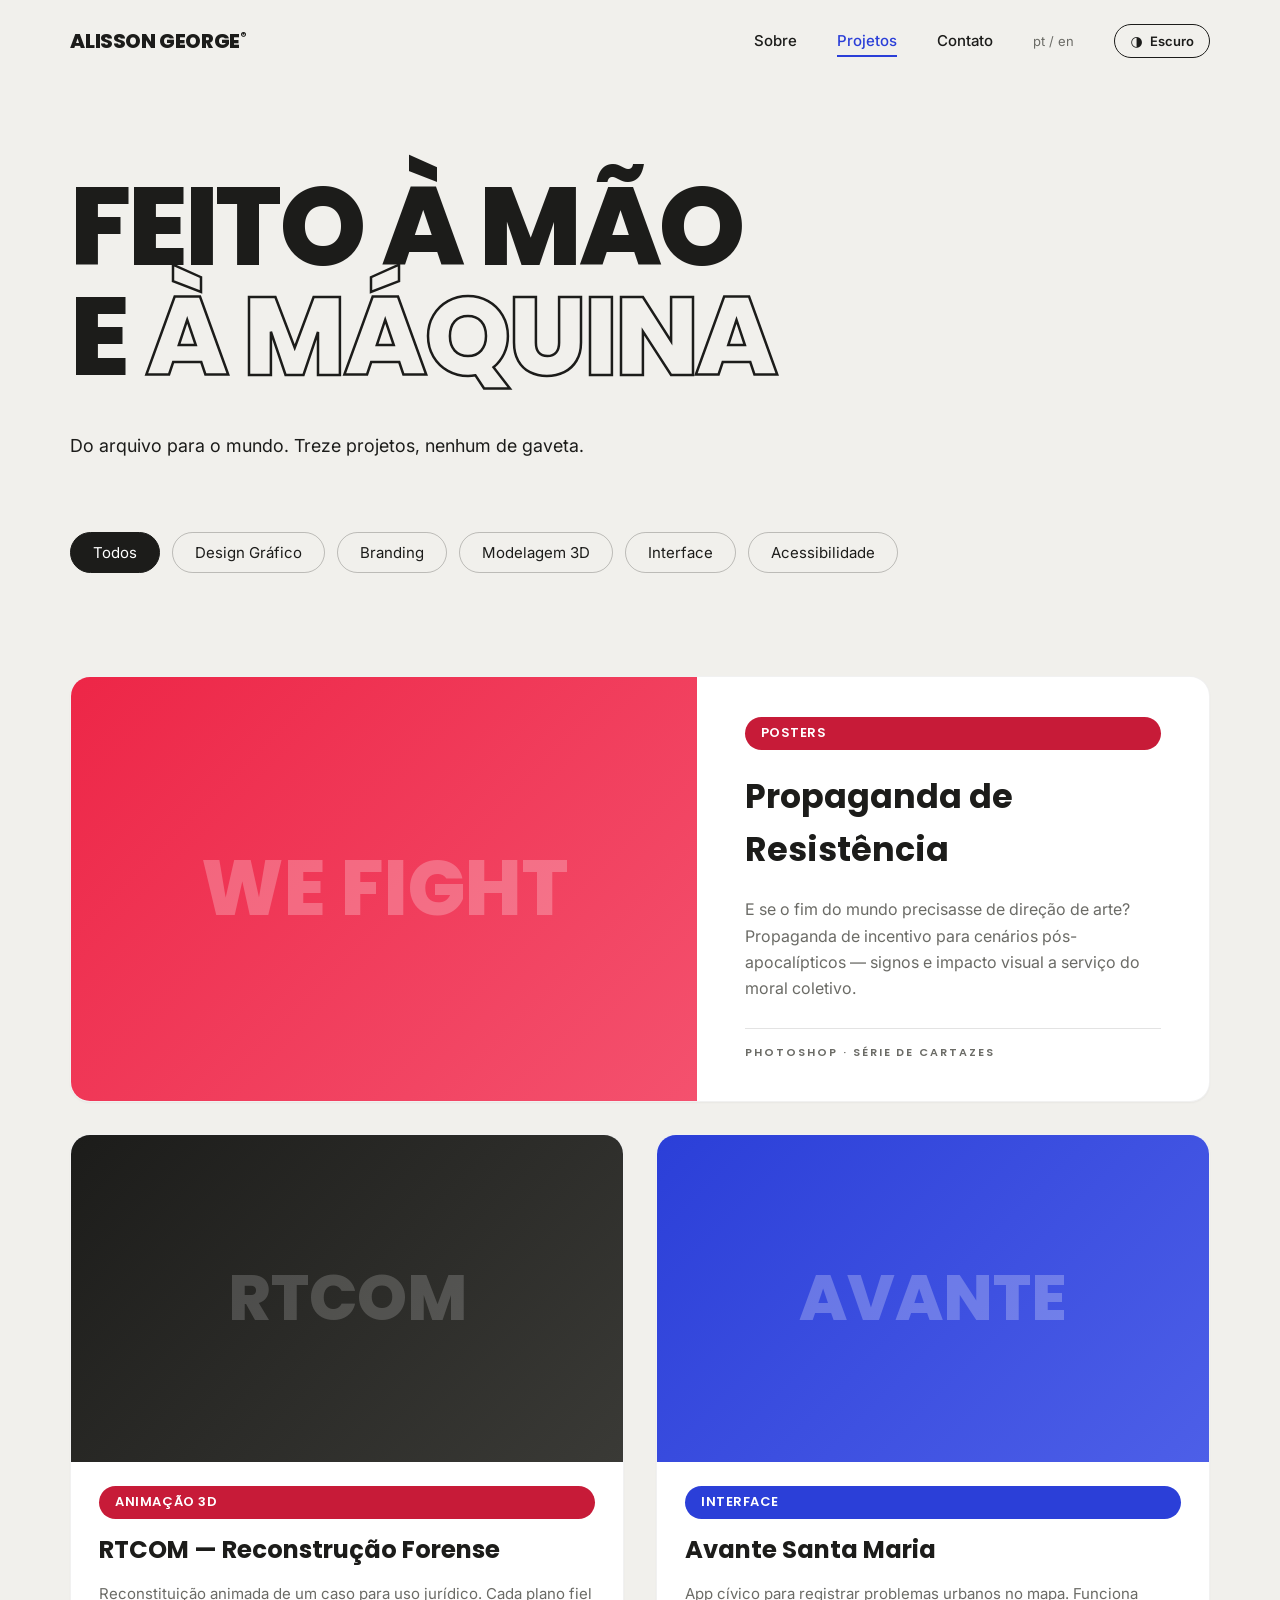
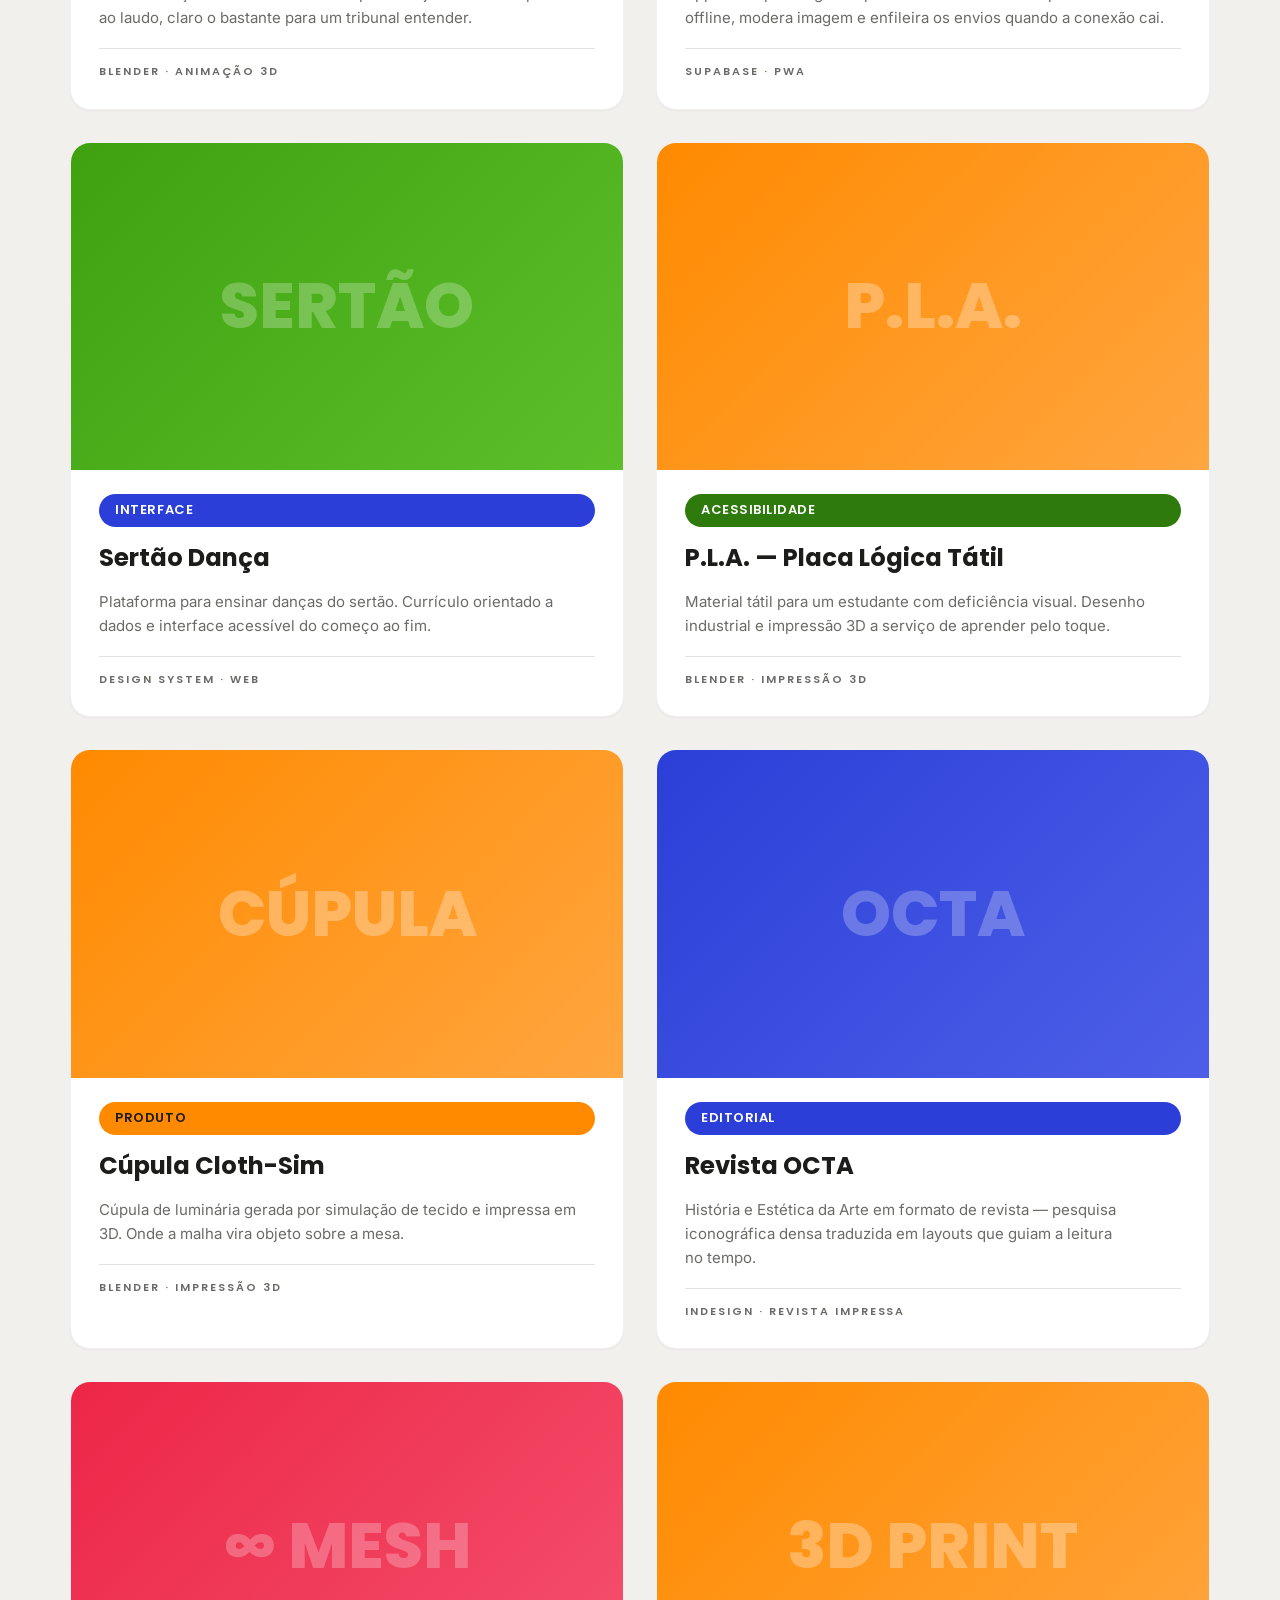
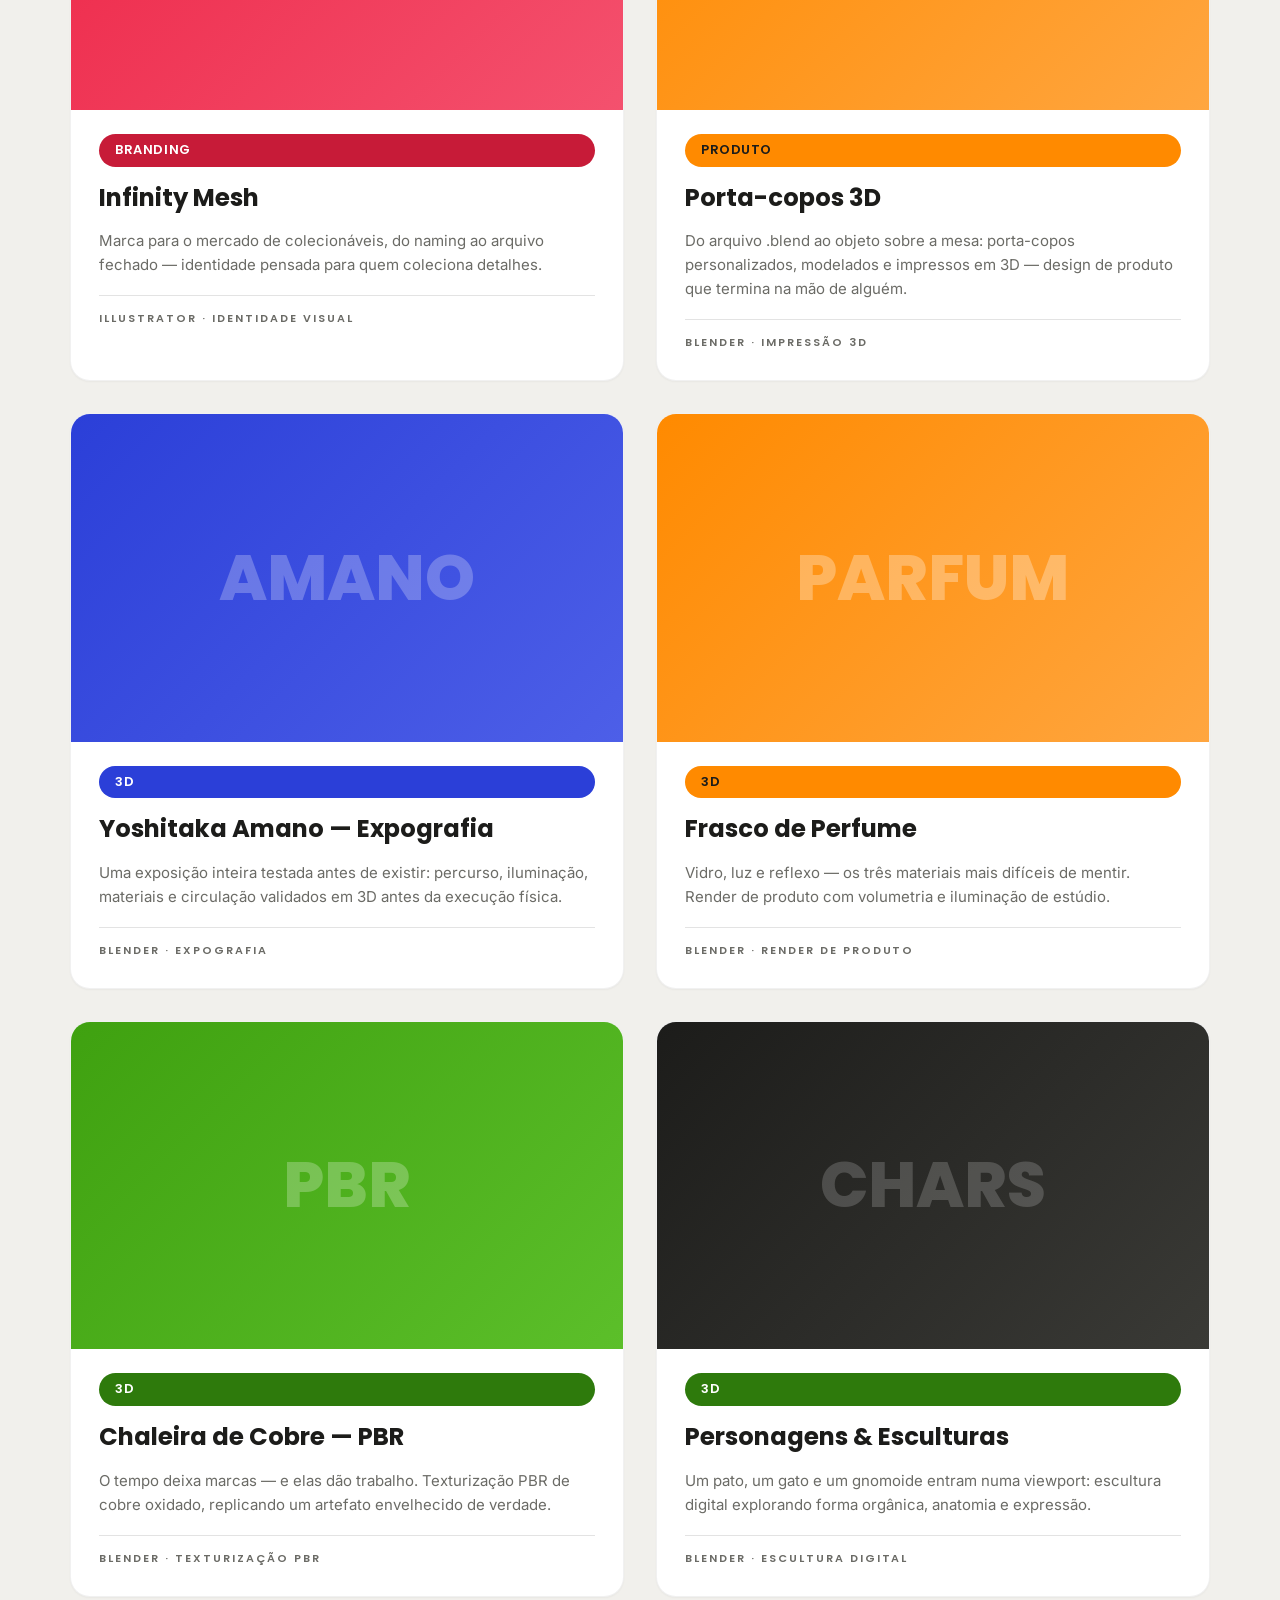
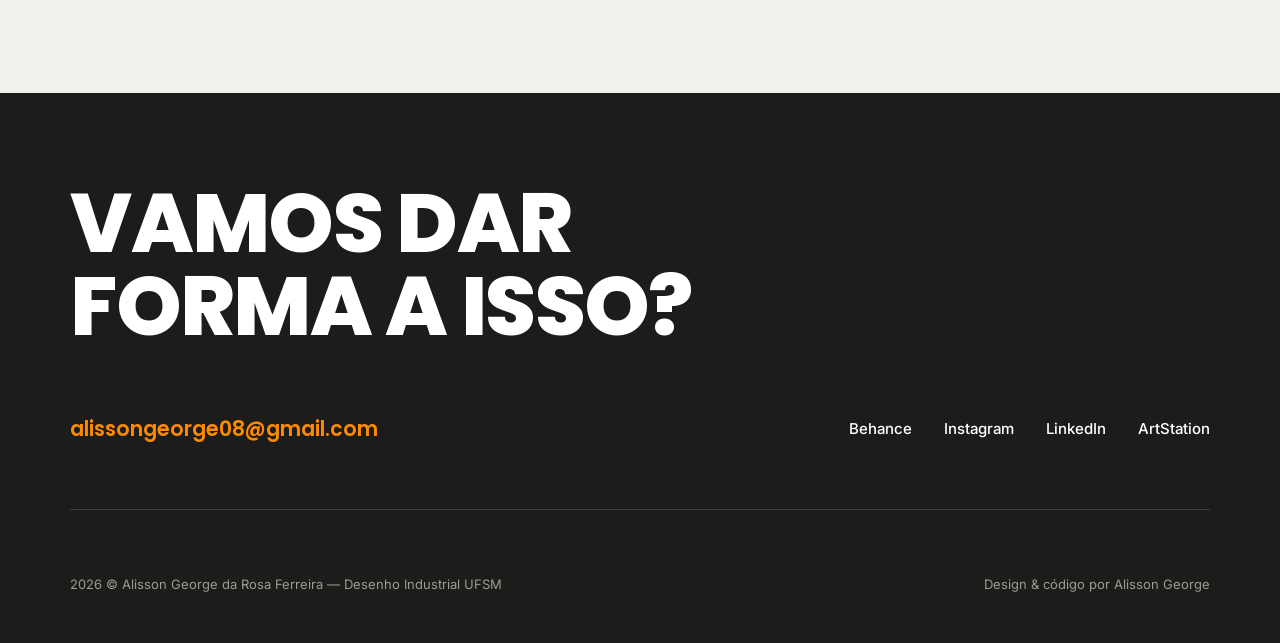
<file: projetos.html>
<!DOCTYPE html>
<html lang="pt-BR">
<head>
    <meta charset="UTF-8">
    <meta name="viewport" content="width=device-width, initial-scale=1.0">
    <meta name="description" content="Projetos de design gráfico, branding e modelagem 3D — Alisson George">
    <meta name="theme-color" content="#F1F0EC">
    <title>Projetos — Alisson George</title>
    <link rel="preconnect" href="https://fonts.googleapis.com">
    <link rel="preconnect" href="https://fonts.gstatic.com" crossorigin>
    <link href="https://fonts.googleapis.com/css2?family=Poppins:wght@600;700;800&family=Hanken+Grotesque:wght@400;500;600;700&family=Inter:wght@400;500;600&display=swap" rel="stylesheet">
    <link rel="stylesheet" href="css/style.css?v=7">
    <link rel="icon" type="image/png" sizes="16x16" href="assets/favicon/favicon-16x16.png">
    <!-- MODO ESCURO 2026-06-22: tema antes da pintura (evita flash). -->
    <script>try{var s=localStorage.getItem('tema');var d=s?s==='dark':(document.documentElement.classList.contains('dark')||matchMedia('(prefers-color-scheme: dark)').matches);document.documentElement.classList.toggle('dark',d);}catch(e){}</script>
</head>
<body>
    <a href="#main-content" class="skip-link">Pular para o conteúdo principal</a>

    <header class="site-header" role="banner">
        <a href="index.html" class="logo">ALISSON GEORGE<sup>®</sup></a>
        <nav class="site-nav" aria-label="Navegação principal">
            <a href="sobre.html">Sobre</a>
            <a href="projetos.html" aria-current="page">Projetos</a>
            <a href="contato.html">Contato</a>
            <span class="nav-lang">pt / en</span>
            <!-- MODO ESCURO 2026-06-22: botão de tema. -->
            <button class="theme-toggle" type="button" aria-label="Alternar modo claro e escuro" aria-pressed="false"><span class="tt-dot" aria-hidden="true">◑</span><span class="tt-label">Escuro</span></button>
        </nav>
    </header>

    <main id="main-content">
        <section class="hero" aria-labelledby="proj-title">
            <!-- 2026-06-12 (noite): título-afirmação + palavra vazada; mantido -->
            <!-- 2026-06-13: CSS corrigido (line-height 1.0) — acentos não clipam mais -->
            <h1 id="proj-title" class="display reveal">Feito à mão<br>e <span class="display-outline">à máquina</span></h1>
            <!-- 2026-06-14: reescrita do sub — nova abordagem: mais direta, sem inventário descritivo
                 2026-06-22: contagem atualizada (8→13) após incluir projetos de interface/3D/acessibilidade. -->
            <p class="hero-sub reveal">Do arquivo para o mundo. Treze projetos, nenhum de gaveta.</p>
            <div class="filters reveal" role="group" aria-label="Filtrar projetos por categoria">
                <button class="filter-btn active" data-filter="todos">Todos</button>
                <button class="filter-btn" data-filter="grafico">Design Gráfico</button>
                <button class="filter-btn" data-filter="branding">Branding</button>
                <button class="filter-btn" data-filter="3d">Modelagem 3D</button>
                <!-- 2026-06-22: filtros novos p/ os projetos trazidos do estudo paralelo -->
                <button class="filter-btn" data-filter="interface">Interface</button>
                <button class="filter-btn" data-filter="acessibilidade">Acessibilidade</button>
            </div>
        </section>

        <section class="section section--flush-top">
            <div class="projects-grid">
                <!-- 2026-06-13: primeiro card como destaque editorial — layout horizontal full-width
                     Reverter: remover a classe project-card--featured deste artigo. -->
                <article class="project-card project-card--featured reveal" data-cat="grafico">
                    <div class="project-thumb thumb--vermelho" aria-hidden="true">WE FIGHT</div>
                    <div class="project-body">
                        <span class="pill pill--vermelho">POSTERS</span>
                        <h3>Propaganda de Resistência</h3>
                        <p>E se o fim do mundo precisasse de direção de arte? Propaganda de incentivo para cenários pós-apocalípticos — signos e impacto visual a serviço do moral coletivo.</p>
                        <p class="project-meta">Photoshop · Série de cartazes</p>
                    </div>
                </article>
                <!-- 2026-06-22: projetos trazidos do estudo paralelo (sem o CultuArte).
                     Reverter: remover estes 5 <article>. -->
                <article class="project-card reveal" data-cat="3d">
                    <div class="project-thumb thumb--preto" aria-hidden="true">RTCOM</div>
                    <div class="project-body">
                        <span class="pill pill--vermelho">ANIMAÇÃO 3D</span>
                        <h3>RTCOM — Reconstrução Forense</h3>
                        <p>Reconstituição animada de um caso para uso jurídico. Cada plano fiel ao laudo, claro o bastante para um tribunal entender.</p>
                        <p class="project-meta">Blender · Animação 3D</p>
                    </div>
                </article>
                <article class="project-card reveal" data-cat="interface">
                    <div class="project-thumb thumb--azul" aria-hidden="true">AVANTE</div>
                    <div class="project-body">
                        <span class="pill pill--azul">INTERFACE</span>
                        <h3>Avante Santa Maria</h3>
                        <p>App cívico para registrar problemas urbanos no mapa. Funciona offline, modera imagem e enfileira os envios quando a conexão cai.</p>
                        <p class="project-meta">Supabase · PWA</p>
                    </div>
                </article>
                <article class="project-card reveal" data-cat="interface">
                    <div class="project-thumb thumb--verde" aria-hidden="true">SERTÃO</div>
                    <div class="project-body">
                        <span class="pill pill--azul">INTERFACE</span>
                        <h3>Sertão Dança</h3>
                        <p>Plataforma para ensinar danças do sertão. Currículo orientado a dados e interface acessível do começo ao fim.</p>
                        <p class="project-meta">Design system · Web</p>
                    </div>
                </article>
                <article class="project-card reveal" data-cat="acessibilidade 3d">
                    <div class="project-thumb thumb--laranja" aria-hidden="true">P.L.A.</div>
                    <div class="project-body">
                        <span class="pill pill--verde">ACESSIBILIDADE</span>
                        <h3>P.L.A. — Placa Lógica Tátil</h3>
                        <p>Material tátil para um estudante com deficiência visual. Desenho industrial e impressão 3D a serviço de aprender pelo toque.</p>
                        <p class="project-meta">Blender · Impressão 3D</p>
                    </div>
                </article>
                <article class="project-card reveal" data-cat="3d">
                    <div class="project-thumb thumb--laranja" aria-hidden="true">CÚPULA</div>
                    <div class="project-body">
                        <span class="pill pill--laranja">PRODUTO</span>
                        <h3>Cúpula Cloth-Sim</h3>
                        <p>Cúpula de luminária gerada por simulação de tecido e impressa em 3D. Onde a malha vira objeto sobre a mesa.</p>
                        <p class="project-meta">Blender · Impressão 3D</p>
                    </div>
                </article>
                <article class="project-card reveal" data-cat="grafico">
                    <div class="project-thumb thumb--azul" aria-hidden="true">OCTA</div>
                    <div class="project-body">
                        <span class="pill pill--azul">EDITORIAL</span>
                        <h3>Revista OCTA</h3>
                        <p>História e Estética da Arte em formato de revista — pesquisa iconográfica densa traduzida em layouts que guiam a leitura no tempo.</p>
                        <p class="project-meta">InDesign · Revista impressa</p>
                    </div>
                </article>
                <article class="project-card reveal" data-cat="branding grafico">
                    <div class="project-thumb thumb--vermelho" aria-hidden="true">∞ MESH</div>
                    <div class="project-body">
                        <span class="pill pill--vermelho">BRANDING</span>
                        <h3>Infinity Mesh</h3>
                        <p>Marca para o mercado de colecionáveis, do naming ao arquivo fechado — identidade pensada para quem coleciona detalhes.</p>
                        <p class="project-meta">Illustrator · Identidade visual</p>
                    </div>
                </article>
                <article class="project-card reveal" data-cat="3d">
                    <div class="project-thumb thumb--laranja" aria-hidden="true">3D PRINT</div>
                    <div class="project-body">
                        <span class="pill pill--laranja">PRODUTO</span>
                        <h3>Porta-copos 3D</h3>
                        <p>Do arquivo .blend ao objeto sobre a mesa: porta-copos personalizados, modelados e impressos em 3D — design de produto que termina na mão de alguém.</p>
                        <p class="project-meta">Blender · Impressão 3D</p>
                    </div>
                </article>
                <article class="project-card reveal" data-cat="3d">
                    <div class="project-thumb thumb--azul" aria-hidden="true">AMANO</div>
                    <div class="project-body">
                        <span class="pill pill--azul">3D</span>
                        <h3>Yoshitaka Amano — Expografia</h3>
                        <p>Uma exposição inteira testada antes de existir: percurso, iluminação, materiais e circulação validados em 3D antes da execução física.</p>
                        <p class="project-meta">Blender · Expografia</p>
                    </div>
                </article>
                <article class="project-card reveal" data-cat="3d">
                    <div class="project-thumb thumb--laranja" aria-hidden="true">PARFUM</div>
                    <div class="project-body">
                        <span class="pill pill--laranja">3D</span>
                        <h3>Frasco de Perfume</h3>
                        <p>Vidro, luz e reflexo — os três materiais mais difíceis de mentir. Render de produto com volumetria e iluminação de estúdio.</p>
                        <p class="project-meta">Blender · Render de produto</p>
                    </div>
                </article>
                <article class="project-card reveal" data-cat="3d">
                    <div class="project-thumb thumb--verde" aria-hidden="true">PBR</div>
                    <div class="project-body">
                        <span class="pill pill--verde">3D</span>
                        <h3>Chaleira de Cobre — PBR</h3>
                        <p>O tempo deixa marcas — e elas dão trabalho. Texturização PBR de cobre oxidado, replicando um artefato envelhecido de verdade.</p>
                        <p class="project-meta">Blender · Texturização PBR</p>
                    </div>
                </article>
                <article class="project-card reveal" data-cat="3d">
                    <div class="project-thumb thumb--preto" aria-hidden="true">CHARS</div>
                    <div class="project-body">
                        <span class="pill pill--verde">3D</span>
                        <h3>Personagens &amp; Esculturas</h3>
                        <p>Um pato, um gato e um gnomoide entram numa viewport: escultura digital explorando forma orgânica, anatomia e expressão.</p>
                        <p class="project-meta">Blender · Escultura digital</p>
                    </div>
                </article>
            </div>
        </section>
    </main>

    <footer class="site-footer">
        <p class="footer-cta"><a href="contato.html">Vamos dar<br>forma a isso?</a></p>
        <div class="footer-mid">
            <a class="footer-email" href="mailto:alissongeorge08@gmail.com">alissongeorge08@gmail.com</a>
            <nav class="footer-socials" aria-label="Redes sociais">
                <a href="#" rel="noopener">Behance</a>
                <a href="#" rel="noopener">Instagram</a>
                <a href="#" rel="noopener">LinkedIn</a>
                <a href="#" rel="noopener">ArtStation</a>
            </nav>
        </div>
        <div class="footer-divider"></div>
        <div class="footer-bottom">
            <span>2026 © Alisson George da Rosa Ferreira — Desenho Industrial UFSM</span>
            <span>Design &amp; código por Alisson George</span>
        </div>
    </footer>

    <script src="js/main.js"></script>
</body>
</html>
</file>
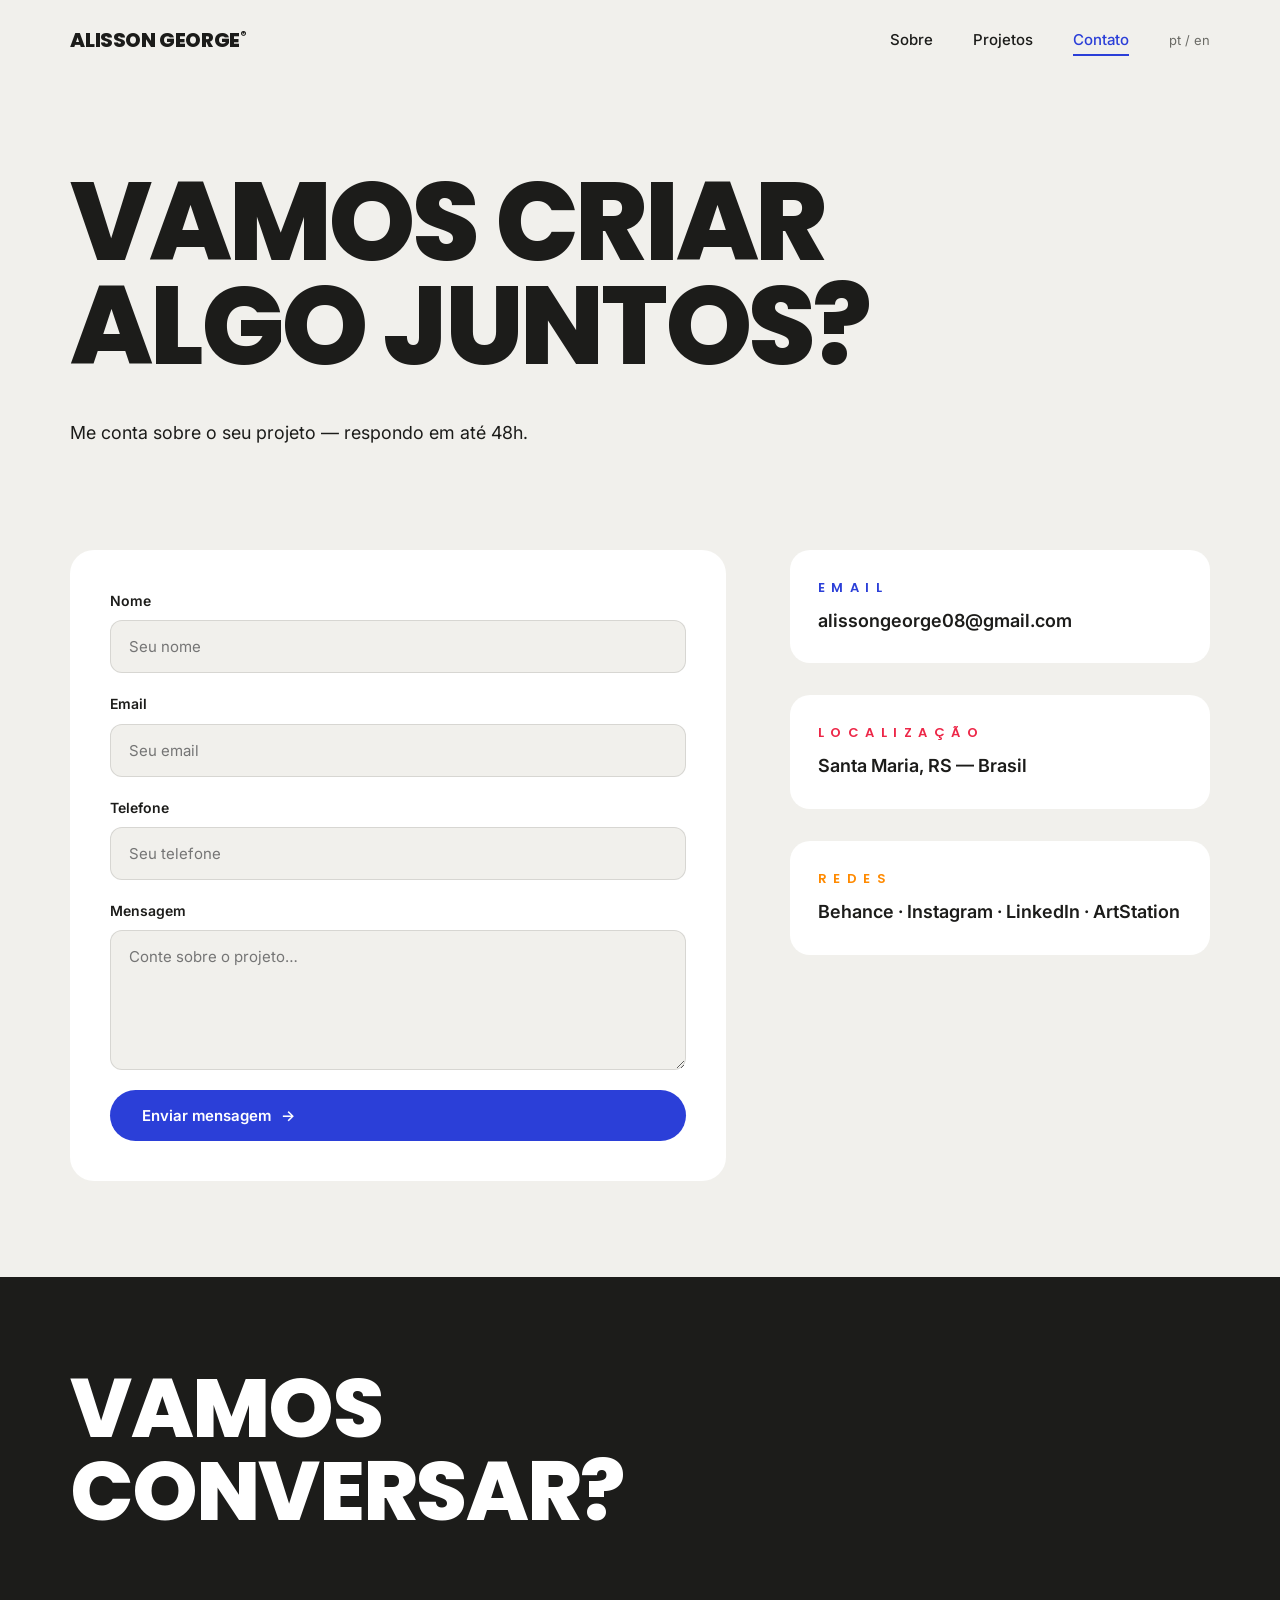
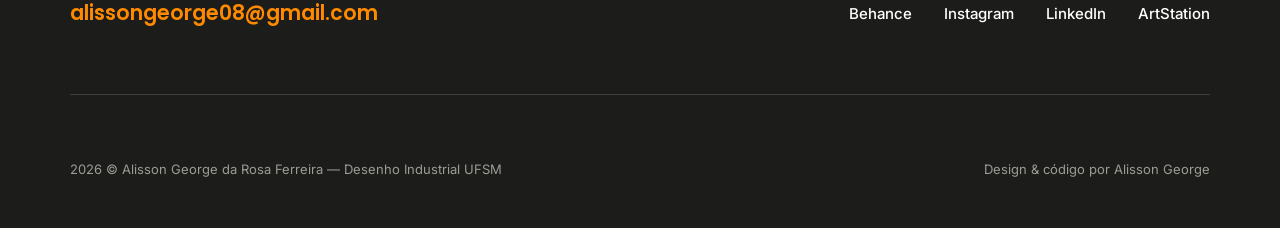
<file: _backups/2026-06-12-2100/contato.html>
<!DOCTYPE html>
<html lang="pt-BR">
<head>
    <meta charset="UTF-8">
    <meta name="viewport" content="width=device-width, initial-scale=1.0">
    <meta name="description" content="Entre em contato com Alisson George — design e modelagem 3D">
    <meta name="theme-color" content="#F1F0EC">
    <title>Contato — Alisson George</title>
    <link rel="preconnect" href="https://fonts.googleapis.com">
    <link rel="preconnect" href="https://fonts.gstatic.com" crossorigin>
    <link href="https://fonts.googleapis.com/css2?family=Poppins:wght@600;700;800&family=Inter:wght@400;500;600&display=swap" rel="stylesheet">
    <link rel="stylesheet" href="css/style.css?v=3">
    <link rel="icon" type="image/png" sizes="16x16" href="assets/favicon/favicon-16x16.png">
</head>
<body>
    <a href="#main-content" class="skip-link">Pular para o conteúdo principal</a>

    <header class="site-header" role="banner">
        <a href="index.html" class="logo">ALISSON GEORGE<sup>®</sup></a>
        <nav class="site-nav" aria-label="Navegação principal">
            <a href="sobre.html">Sobre</a>
            <a href="projetos.html">Projetos</a>
            <a href="contato.html" aria-current="page">Contato</a>
            <span class="nav-lang">pt / en</span>
        </nav>
    </header>

    <main id="main-content">
        <section class="hero" aria-labelledby="contato-title">
            <h1 id="contato-title" class="display reveal">Vamos criar<br>algo juntos?</h1>
            <p class="hero-sub reveal">Me conta sobre o seu projeto — respondo em até 48h.</p>
        </section>

        <section class="section section--flush-top">
            <div class="contact-row">
                <form class="contact-form reveal" aria-label="Formulário de contato">
                    <div class="field">
                        <label for="nome">Nome</label>
                        <input type="text" id="nome" name="nome" placeholder="Seu nome" required>
                    </div>
                    <div class="field">
                        <label for="email">Email</label>
                        <input type="email" id="email" name="email" placeholder="Seu email" required>
                    </div>
                    <div class="field">
                        <label for="telefone">Telefone</label>
                        <input type="tel" id="telefone" name="telefone" placeholder="Seu telefone">
                    </div>
                    <div class="field">
                        <label for="mensagem">Mensagem</label>
                        <textarea id="mensagem" name="mensagem" placeholder="Conte sobre o projeto…" required></textarea>
                    </div>
                    <button type="submit" class="btn btn--azul">Enviar mensagem <span class="arrow">→</span></button>
                </form>
                <div class="contact-info">
                    <div class="info-card reveal">
                        <span class="label">Email</span>
                        <span class="value"><a href="mailto:alissongeorge08@gmail.com">alissongeorge08@gmail.com</a></span>
                    </div>
                    <div class="info-card reveal">
                        <span class="label">Localização</span>
                        <span class="value">Santa Maria, RS — Brasil</span>
                    </div>
                    <div class="info-card reveal">
                        <span class="label">Redes</span>
                        <span class="value">Behance · Instagram · LinkedIn · ArtStation</span>
                    </div>
                </div>
            </div>
        </section>
    </main>

    <footer class="site-footer">
        <p class="footer-cta"><a href="mailto:alissongeorge08@gmail.com">Vamos<br>conversar?</a></p>
        <div class="footer-mid">
            <a class="footer-email" href="mailto:alissongeorge08@gmail.com">alissongeorge08@gmail.com</a>
            <nav class="footer-socials" aria-label="Redes sociais">
                <a href="#" rel="noopener">Behance</a>
                <a href="#" rel="noopener">Instagram</a>
                <a href="#" rel="noopener">LinkedIn</a>
                <a href="#" rel="noopener">ArtStation</a>
            </nav>
        </div>
        <div class="footer-divider"></div>
        <div class="footer-bottom">
            <span>2026 © Alisson George da Rosa Ferreira — Desenho Industrial UFSM</span>
            <span>Design &amp; código por Alisson George</span>
        </div>
    </footer>

    <script src="js/main.js"></script>
</body>
</html>
</file>
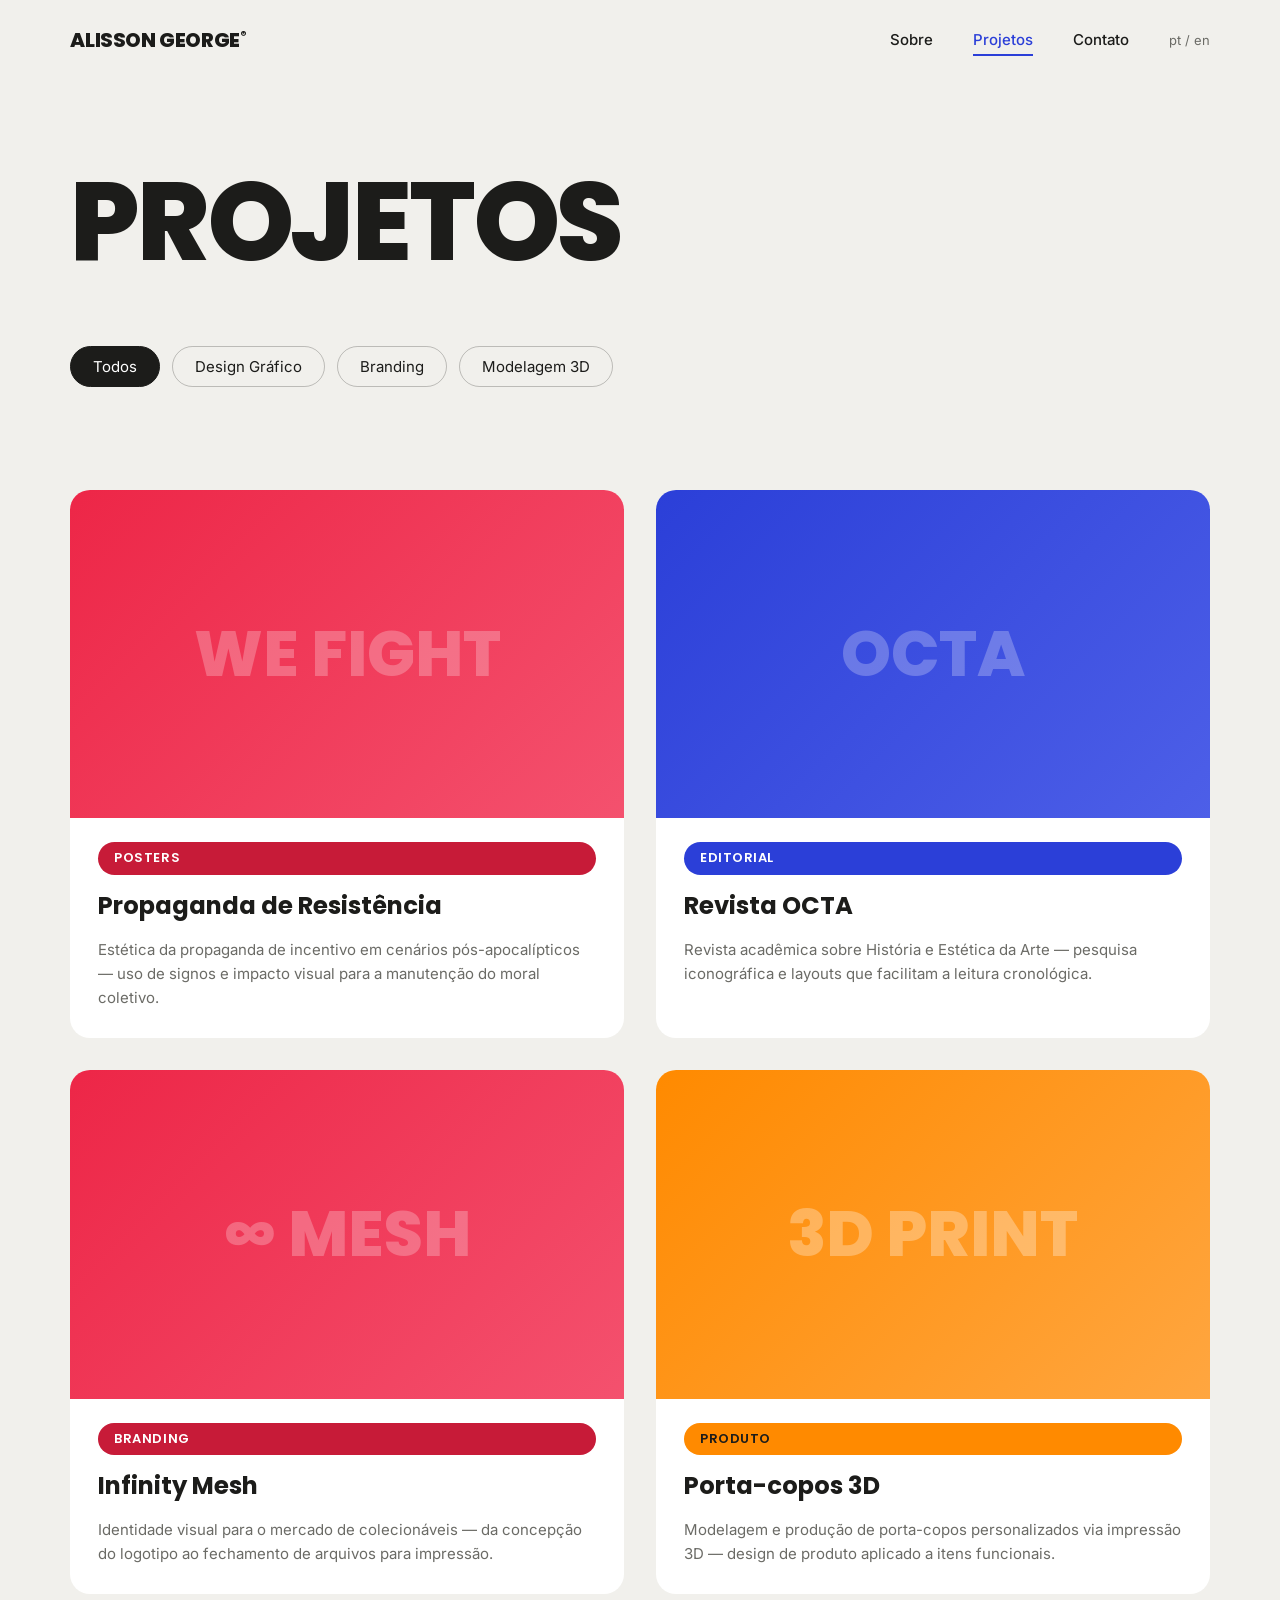
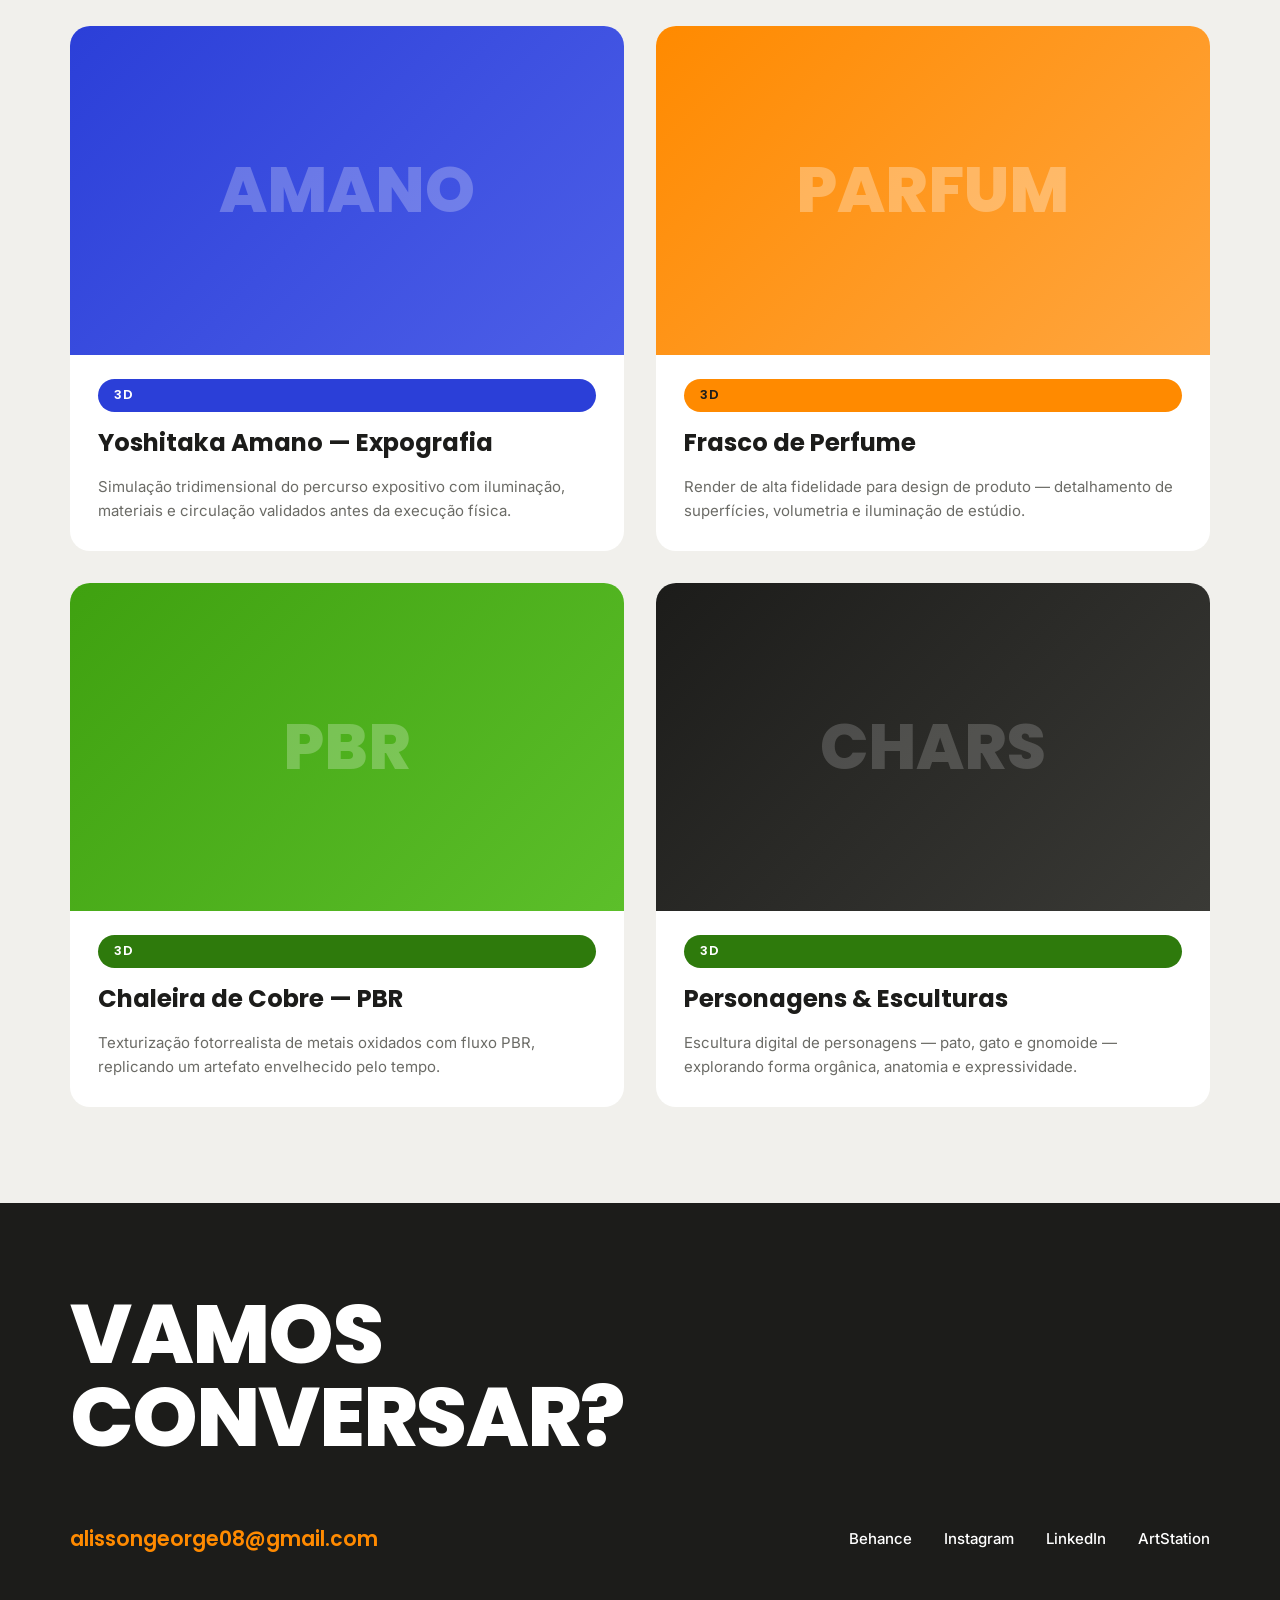
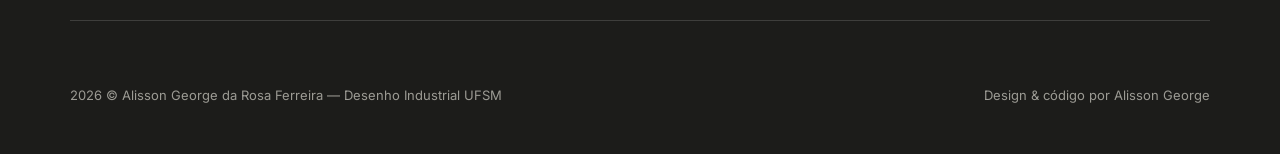
<file: _backups/2026-06-12-2100/projetos.html>
<!DOCTYPE html>
<html lang="pt-BR">
<head>
    <meta charset="UTF-8">
    <meta name="viewport" content="width=device-width, initial-scale=1.0">
    <meta name="description" content="Projetos de design gráfico, branding e modelagem 3D — Alisson George">
    <meta name="theme-color" content="#F1F0EC">
    <title>Projetos — Alisson George</title>
    <link rel="preconnect" href="https://fonts.googleapis.com">
    <link rel="preconnect" href="https://fonts.gstatic.com" crossorigin>
    <link href="https://fonts.googleapis.com/css2?family=Poppins:wght@600;700;800&family=Inter:wght@400;500;600&display=swap" rel="stylesheet">
    <link rel="stylesheet" href="css/style.css?v=3">
    <link rel="icon" type="image/png" sizes="16x16" href="assets/favicon/favicon-16x16.png">
</head>
<body>
    <a href="#main-content" class="skip-link">Pular para o conteúdo principal</a>

    <header class="site-header" role="banner">
        <a href="index.html" class="logo">ALISSON GEORGE<sup>®</sup></a>
        <nav class="site-nav" aria-label="Navegação principal">
            <a href="sobre.html">Sobre</a>
            <a href="projetos.html" aria-current="page">Projetos</a>
            <a href="contato.html">Contato</a>
            <span class="nav-lang">pt / en</span>
        </nav>
    </header>

    <main id="main-content">
        <section class="hero" aria-labelledby="proj-title">
            <h1 id="proj-title" class="display reveal">Projetos</h1>
            <div class="filters reveal" role="group" aria-label="Filtrar projetos por categoria">
                <button class="filter-btn active" data-filter="todos">Todos</button>
                <button class="filter-btn" data-filter="grafico">Design Gráfico</button>
                <button class="filter-btn" data-filter="branding">Branding</button>
                <button class="filter-btn" data-filter="3d">Modelagem 3D</button>
            </div>
        </section>

        <section class="section section--flush-top">
            <div class="projects-grid">
                <article class="project-card reveal" data-cat="grafico">
                    <div class="project-thumb thumb--vermelho" aria-hidden="true">WE FIGHT</div>
                    <div class="project-body">
                        <span class="pill pill--vermelho">POSTERS</span>
                        <h3>Propaganda de Resistência</h3>
                        <p>Estética da propaganda de incentivo em cenários pós-apocalípticos — uso de signos e impacto visual para a manutenção do moral coletivo.</p>
                    </div>
                </article>
                <article class="project-card reveal" data-cat="grafico">
                    <div class="project-thumb thumb--azul" aria-hidden="true">OCTA</div>
                    <div class="project-body">
                        <span class="pill pill--azul">EDITORIAL</span>
                        <h3>Revista OCTA</h3>
                        <p>Revista acadêmica sobre História e Estética da Arte — pesquisa iconográfica e layouts que facilitam a leitura cronológica.</p>
                    </div>
                </article>
                <article class="project-card reveal" data-cat="branding grafico">
                    <div class="project-thumb thumb--vermelho" aria-hidden="true">∞ MESH</div>
                    <div class="project-body">
                        <span class="pill pill--vermelho">BRANDING</span>
                        <h3>Infinity Mesh</h3>
                        <p>Identidade visual para o mercado de colecionáveis — da concepção do logotipo ao fechamento de arquivos para impressão.</p>
                    </div>
                </article>
                <article class="project-card reveal" data-cat="3d">
                    <div class="project-thumb thumb--laranja" aria-hidden="true">3D PRINT</div>
                    <div class="project-body">
                        <span class="pill pill--laranja">PRODUTO</span>
                        <h3>Porta-copos 3D</h3>
                        <p>Modelagem e produção de porta-copos personalizados via impressão 3D — design de produto aplicado a itens funcionais.</p>
                    </div>
                </article>
                <article class="project-card reveal" data-cat="3d">
                    <div class="project-thumb thumb--azul" aria-hidden="true">AMANO</div>
                    <div class="project-body">
                        <span class="pill pill--azul">3D</span>
                        <h3>Yoshitaka Amano — Expografia</h3>
                        <p>Simulação tridimensional do percurso expositivo com iluminação, materiais e circulação validados antes da execução física.</p>
                    </div>
                </article>
                <article class="project-card reveal" data-cat="3d">
                    <div class="project-thumb thumb--laranja" aria-hidden="true">PARFUM</div>
                    <div class="project-body">
                        <span class="pill pill--laranja">3D</span>
                        <h3>Frasco de Perfume</h3>
                        <p>Render de alta fidelidade para design de produto — detalhamento de superfícies, volumetria e iluminação de estúdio.</p>
                    </div>
                </article>
                <article class="project-card reveal" data-cat="3d">
                    <div class="project-thumb thumb--verde" aria-hidden="true">PBR</div>
                    <div class="project-body">
                        <span class="pill pill--verde">3D</span>
                        <h3>Chaleira de Cobre — PBR</h3>
                        <p>Texturização fotorrealista de metais oxidados com fluxo PBR, replicando um artefato envelhecido pelo tempo.</p>
                    </div>
                </article>
                <article class="project-card reveal" data-cat="3d">
                    <div class="project-thumb thumb--preto" aria-hidden="true">CHARS</div>
                    <div class="project-body">
                        <span class="pill pill--verde">3D</span>
                        <h3>Personagens &amp; Esculturas</h3>
                        <p>Escultura digital de personagens — pato, gato e gnomoide — explorando forma orgânica, anatomia e expressividade.</p>
                    </div>
                </article>
            </div>
        </section>
    </main>

    <footer class="site-footer">
        <p class="footer-cta"><a href="contato.html">Vamos<br>conversar?</a></p>
        <div class="footer-mid">
            <a class="footer-email" href="mailto:alissongeorge08@gmail.com">alissongeorge08@gmail.com</a>
            <nav class="footer-socials" aria-label="Redes sociais">
                <a href="#" rel="noopener">Behance</a>
                <a href="#" rel="noopener">Instagram</a>
                <a href="#" rel="noopener">LinkedIn</a>
                <a href="#" rel="noopener">ArtStation</a>
            </nav>
        </div>
        <div class="footer-divider"></div>
        <div class="footer-bottom">
            <span>2026 © Alisson George da Rosa Ferreira — Desenho Industrial UFSM</span>
            <span>Design &amp; código por Alisson George</span>
        </div>
    </footer>

    <script src="js/main.js"></script>
</body>
</html>
</file>
<file: css/style.css>
/* ============================================================
   PORTFÓLIO ALISSON GEORGE — Editorial Bold
   Paleta Leiautar · Estrutura Estúdio Artefato
   Figma: https://www.figma.com/design/YpjkqBIjtjTuj46BG6GzSq
   ============================================================ */

:root {
  --azul: #2B3FD8;
  --vermelho: #ED2647;
  --laranja: #FF8A00;
  --verde: #3FA110;
  --offwhite: #F1F0EC;
  --preto: #1C1C1A;
  --branco: #FFFFFF;
  --cinza: #6B6B66;
  --cinza-claro: #D8D6CE;
  --radius: 20px;
  --pad-x: clamp(20px, 5.5vw, 80px);
  --font-display: 'Poppins', sans-serif;
  --font-body: 'Inter', sans-serif;
}

* { margin: 0; padding: 0; box-sizing: border-box; }

@media (prefers-reduced-motion: no-preference) {
  html { scroll-behavior: smooth; }
}

body {
  font-family: var(--font-body);
  background: var(--offwhite);
  color: var(--preto);
  line-height: 1.6;
  -webkit-font-smoothing: antialiased;
}

img { max-width: 100%; display: block; }
a { color: inherit; text-decoration: none; }
ul { list-style: none; }

/* ---------- Acessibilidade ---------- */
.skip-link {
  position: absolute;
  left: -9999px;
  top: 0;
  background: var(--preto);
  color: var(--branco);
  padding: 12px 20px;
  z-index: 999;
  border-radius: 0 0 12px 0;
}
.skip-link:focus { left: 0; }

/* 2026-06-12 (noite): foco visível consistente com o design system */
a:focus-visible,
button:focus-visible {
  outline: 2px solid var(--azul);
  outline-offset: 3px;
  border-radius: 4px;
}

/* ---------- Header / Nav ---------- */
.site-header {
  display: flex;
  align-items: center;
  justify-content: space-between;
  padding: 24px var(--pad-x);
}

.logo {
  font-family: var(--font-display);
  font-weight: 800;
  font-size: 20px;
  letter-spacing: -0.02em;
}
.logo sup { font-size: 11px; }

.site-nav { display: flex; align-items: center; gap: 40px; }

.site-nav a {
  font-size: 15px;
  font-weight: 500;
  position: relative;
}
.site-nav a::after {
  content: '';
  position: absolute;
  left: 0; bottom: -4px;
  width: 0; height: 2px;
  background: var(--azul);
  transition: width .25s ease;
}
.site-nav a:hover::after,
.site-nav a[aria-current="page"]::after { width: 100%; }
.site-nav a[aria-current="page"] { color: var(--azul); }

.nav-lang { font-size: 13px; color: var(--cinza); }

/* ---------- Tipografia base ---------- */
.display {
  font-family: var(--font-display);
  font-weight: 800;
  /* 2026-06-13: line-height corrigido de .95 para 1.0 — resolve clipagem de acentos uppercase
     (ex.: "à máquina" / "à mão" em projetos.html). Impacto visual mínimo. */
  font-size: clamp(44px, 8.6vw, 124px);
  line-height: 1.0;
  letter-spacing: -0.03em;
  text-transform: uppercase;
}

/* 2026-06-12 (noite): palavra vazada no display — hero como espécime tipográfico
   (ref. Pangram Pangram). Reverter: remover este bloco e os <span class="display-outline"> dos HTML. */
.display-outline {
  color: transparent;
  -webkit-text-stroke: 2.5px var(--preto);
  text-stroke: 2.5px var(--preto);
}
@supports not ((-webkit-text-stroke: 1px black) or (text-stroke: 1px black)) {
  .display-outline { color: var(--azul); } /* fallback: palavra em azul */
}

.h2 {
  font-family: var(--font-display);
  font-weight: 800;
  font-size: clamp(32px, 3.9vw, 56px);
  letter-spacing: -0.02em;
}

.eyebrow {
  font-family: var(--font-display);
  font-weight: 600;
  font-size: 14px;
  letter-spacing: .5em;
  text-transform: uppercase;
  color: var(--cinza);
}

/* ---------- Pills ---------- */
.pill {
  display: inline-block;
  font-family: var(--font-display);
  font-weight: 600;
  font-size: 13px;
  letter-spacing: .04em;
  padding: 6px 16px;
  border-radius: 100px;
  color: var(--branco);
}
.pill--azul { background: var(--azul); }
/* 2026-06-12: tons escurecidos p/ contraste AA com texto branco 13px */
.pill--vermelho { background: #C71B38; }
.pill--laranja { background: var(--laranja); color: var(--preto); }
.pill--verde { background: #2E7A0C; }

/* ---------- Botões ---------- */
.btn {
  display: inline-flex;
  align-items: center;
  gap: 10px;
  font-family: var(--font-body);
  font-weight: 600;
  font-size: 15px;
  padding: 16px 32px;
  border-radius: 100px;
  border: none;
  cursor: pointer;
  transition: transform .2s ease, background .2s ease, color .2s ease;
}
.btn:hover { transform: translateY(-2px); }
.btn .arrow { transition: transform .2s ease; }
.btn:hover .arrow { transform: translateX(4px); }

.btn--azul { background: var(--azul); color: var(--branco); }
.btn--azul:hover { background: #2335bb; }
.btn--escuro { background: var(--preto); color: var(--branco); }
.btn--outline {
  background: transparent;
  color: var(--preto);
  border: 1.5px solid var(--preto);
}
.btn--outline:hover { background: var(--preto); color: var(--branco); }

/* ---------- Hero ---------- */
.hero {
  padding: clamp(56px, 7vw, 96px) var(--pad-x) clamp(64px, 8vw, 112px);
  display: flex;
  flex-direction: column;
  gap: 40px;
}

.hero-eyebrow {
  display: flex;
  align-items: center;
  gap: 12px;
  flex-wrap: wrap;
}

.hero-bottom {
  display: flex;
  justify-content: space-between;
  align-items: flex-end;
  gap: 48px;
  flex-wrap: wrap;
}

.hero-sub {
  font-size: clamp(16px, 1.4vw, 19px);
  max-width: 620px;
}

.hero-ctas { display: flex; gap: 16px; flex-wrap: wrap; }

/* ---------- Marquee ---------- */
.marquee {
  background: var(--azul);
  color: var(--branco);
  overflow: hidden;
  padding: 20px 0;
  white-space: nowrap;
}
.marquee-track {
  display: inline-block;
  animation: marquee 28s linear infinite;
  font-family: var(--font-display);
  font-weight: 600;
  font-size: 18px;
  letter-spacing: .08em;
}
@keyframes marquee {
  from { transform: translateX(0); }
  to { transform: translateX(-50%); }
}
/* 2026-06-12: pausa em hover/focus (WCAG 2.2.2 + legibilidade) */
.marquee:hover .marquee-track,
.marquee:focus-within .marquee-track { animation-play-state: paused; }

/* ---------- Seções ---------- */
.section { padding: clamp(64px, 7.5vw, 104px) var(--pad-x); }
.section--flush-top { padding-top: 0; }

.section-head {
  display: flex;
  justify-content: space-between;
  align-items: center;
  gap: 32px;
  flex-wrap: wrap;
  margin-bottom: 48px;
}

/* ---------- Faixa manifesto — 2026-06-13: breaker editorial na home ----------
   Fundo preto com frase de manifesto em display grande; palavra-chave em laranja.
   Reverter: remover este bloco + remover <section class="statement-strip"> do index.html */
.statement-strip {
  background: var(--preto);
  padding: clamp(56px, 7.5vw, 104px) var(--pad-x);
}

.statement-strip p {
  font-family: var(--font-display);
  font-weight: 800;
  font-size: clamp(36px, 5.5vw, 80px);
  line-height: 1.05;
  letter-spacing: -0.025em;
  color: var(--branco);
  max-width: 1200px;
}

.statement-strip p em {
  font-style: normal;
  color: var(--laranja);
}

/* ---------- O que eu faço ---------- */
.areas-grid {
  display: grid;
  grid-template-columns: repeat(3, 1fr);
  gap: 40px;
  margin-top: 56px;
}

.area-card {
  background: var(--branco);
  border-radius: var(--radius);
  padding: 32px;
  display: flex;
  flex-direction: column;
  gap: 12px;
  transition: transform .25s ease, box-shadow .25s ease;
}
.area-card:hover {
  transform: translateY(-6px);
  box-shadow: 0 16px 40px rgba(28, 28, 26, .08);
}

.area-num {
  font-family: var(--font-display);
  font-weight: 800;
  font-size: 18px;
}
.area-card:nth-child(1) .area-num { color: var(--azul); }
.area-card:nth-child(2) .area-num { color: var(--vermelho); }
.area-card:nth-child(3) .area-num { color: var(--laranja); }

.area-card h3 {
  font-family: var(--font-display);
  font-weight: 700;
  font-size: 30px;
  margin-bottom: 8px;
}

.area-card li {
  color: var(--cinza);
  font-size: 16px;
  padding: 4px 0;
}
.area-card li::before { content: '—  '; }

/* ---------- Cards de projeto ---------- */
.projects-grid {
  display: grid;
  grid-template-columns: repeat(2, 1fr);
  gap: 32px;
}

.project-card {
  background: var(--branco);
  border-radius: var(--radius);
  overflow: hidden;
  display: flex;
  flex-direction: column;
  /* 2026-06-13: adicionado opacity à transição — permite fade suave no filtro */
  transition: transform .25s ease, box-shadow .25s ease, opacity .28s ease;
}
.project-card:hover {
  transform: translateY(-6px);
  box-shadow: 0 20px 48px rgba(28, 28, 26, .1);
}

/* 2026-06-14: hover overlay com pill no thumb dos cards — efeito editorial
   A pill da categoria sobe do fundo do thumb ao fazer hover no card.
   JS injeta .project-thumb-overlay com a pill clonada em cada thumb.
   Reverter: remover este bloco CSS + trecho "Thumb pill overlay" do main.js. */
.project-thumb {
  position: relative;
}

.project-thumb-overlay {
  position: absolute;
  bottom: 0;
  left: 0;
  right: 0;
  padding: 14px 18px;
  background: linear-gradient(to top, rgba(28,28,26,.72) 0%, transparent 100%);
  transform: translateY(110%);
  transition: transform .34s cubic-bezier(.22,.84,.33,1);
  display: flex;
  align-items: flex-end;
}

.project-card:hover .project-thumb-overlay,
.project-card:focus-within .project-thumb-overlay {
  transform: translateY(0);
}

/* 2026-06-13: card em destaque — ocupa largura total, layout horizontal editorial
   (ref. Awwwards / editorial portfolio boards). Reverter: remover este bloco + remover
   a classe project-card--featured do primeiro card em projetos.html. */
.project-card--featured {
  grid-column: 1 / -1;
  flex-direction: row;
}
.project-card--featured .project-thumb {
  flex: 0 0 55%;
  aspect-ratio: auto;
  min-height: 300px;
  font-size: clamp(56px, 6vw, 96px);
}
.project-card--featured .project-body {
  padding: 40px 48px;
  justify-content: center;
  gap: 20px;
}
.project-card--featured .project-body h3 {
  font-size: clamp(24px, 2.6vw, 38px);
}
.project-card--featured .project-body p {
  font-size: 16px;
  line-height: 1.65;
}

.project-thumb {
  aspect-ratio: 16 / 9.5;
  background: var(--cinza-claro);
  display: flex;
  align-items: center;
  justify-content: center;
  font-family: var(--font-display);
  font-weight: 800;
  font-size: clamp(40px, 5vw, 72px);
  color: rgba(28, 28, 26, .14);
  overflow: hidden;
}
.project-thumb img { width: 100%; height: 100%; object-fit: cover; }

.project-body {
  padding: 24px 28px 28px;
  display: flex;
  flex-direction: column;
  gap: 12px;
}

.project-body h3 {
  font-family: var(--font-display);
  font-weight: 700;
  font-size: clamp(20px, 1.9vw, 26px);
}

.project-body p { color: var(--cinza); font-size: 15px; }

/* 2026-06-12 (noite): ficha técnica do card */
.project-body p.project-meta {
  margin-top: 6px;
  padding-top: 14px;
  border-top: 1px solid rgba(28, 28, 26, .12);
  font-family: var(--font-display);
  font-weight: 600;
  font-size: 11px;
  letter-spacing: .18em;
  text-transform: uppercase;
  color: var(--cinza);
}

/* 2026-06-12: hover informativo — seta no título do card */
.project-body h3::after {
  content: '→';
  display: inline-block;
  margin-left: 8px;
  opacity: 0;
  transform: translateX(-6px);
  transition: opacity .25s ease, transform .25s ease;
  color: var(--azul);
}
.project-card:hover .project-body h3::after,
.project-card:focus-within .project-body h3::after { opacity: 1; transform: none; }

/* thumbs coloridas por categoria */
.thumb--azul { background: linear-gradient(135deg, var(--azul), #4d5fe8); color: rgba(255,255,255,.25); }
.thumb--vermelho { background: linear-gradient(135deg, var(--vermelho), #f4516e); color: rgba(255,255,255,.25); }
.thumb--laranja { background: linear-gradient(135deg, var(--laranja), #ffa640); color: rgba(255,255,255,.3); }
.thumb--verde { background: linear-gradient(135deg, var(--verde), #5cbf2a); color: rgba(255,255,255,.25); }
.thumb--preto { background: linear-gradient(135deg, #1c1c1a, #3a3a36); color: rgba(255,255,255,.18); }

/* ---------- Filtros ---------- */
.filters {
  display: flex;
  gap: 12px;
  flex-wrap: wrap;
  margin-top: 32px;
}

.filter-btn {
  font-family: var(--font-body);
  font-size: 15px;
  padding: 10px 22px;
  border-radius: 100px;
  border: 1px solid rgba(28, 28, 26, .25);
  background: transparent;
  color: var(--preto);
  cursor: pointer;
  transition: all .2s ease;
}
.filter-btn:hover { border-color: var(--preto); }
.filter-btn.active {
  background: var(--preto);
  color: var(--branco);
  border-color: var(--preto);
}

.project-card.hidden { display: none; }

/* ---------- Sobre ---------- */
.sobre-pills { display: flex; gap: 12px; flex-wrap: wrap; }

.bio-row {
  display: grid;
  grid-template-columns: minmax(280px, 480px) 1fr;
  gap: 64px;
  align-items: start;
}

.bio-photo {
  border-radius: 24px;
  overflow: hidden;
  background: var(--cinza-claro);
  aspect-ratio: 6 / 7;
}
.bio-photo img { width: 100%; height: 100%; object-fit: cover; }

.bio-text { display: flex; flex-direction: column; gap: 24px; }

.bio-text h2 {
  font-family: var(--font-display);
  font-weight: 700;
  font-size: clamp(26px, 2.6vw, 36px);
}

.bio-text p { color: var(--cinza); font-size: 17px; line-height: 1.65; }

.stats {
  display: flex;
  gap: 48px;
  flex-wrap: wrap;
  padding-top: 16px;
}
.stat strong {
  display: block;
  font-family: var(--font-display);
  font-weight: 800;
  font-size: 32px;
  color: var(--azul);
}
.stat span { font-size: 14px; color: var(--cinza); }

/* ---------- Contato ---------- */
.contact-row {
  display: grid;
  grid-template-columns: 1fr minmax(280px, 420px);
  gap: 64px;
  align-items: start;
}

.contact-form {
  background: var(--branco);
  border-radius: 24px;
  padding: 40px;
  display: flex;
  flex-direction: column;
  gap: 20px;
}

.field { display: flex; flex-direction: column; gap: 8px; }
.field label { font-weight: 600; font-size: 14px; }
.field input,
.field textarea {
  font-family: var(--font-body);
  font-size: 15px;
  padding: 16px 18px;
  border-radius: 12px;
  border: 1px solid rgba(28, 28, 26, .12);
  background: var(--offwhite);
  color: var(--preto);
  resize: vertical;
}
.field input:focus,
.field textarea:focus {
  outline: 2px solid var(--azul);
  outline-offset: 1px;
}
.field textarea { min-height: 140px; }

.contact-info { display: flex; flex-direction: column; gap: 32px; }

.info-card {
  background: var(--branco);
  border-radius: var(--radius);
  padding: 28px;
  display: flex;
  flex-direction: column;
  gap: 8px;
}
.info-card .label {
  font-family: var(--font-display);
  font-weight: 600;
  font-size: 13px;
  letter-spacing: .5em;
  text-transform: uppercase;
}
.info-card:nth-child(1) .label { color: var(--azul); }
.info-card:nth-child(2) .label { color: var(--vermelho); }
.info-card:nth-child(3) .label { color: var(--laranja); }
.info-card .value { font-weight: 600; font-size: 18px; }
.info-card .value a:hover { color: var(--azul); }

/* ---------- Footer ---------- */
.site-footer {
  background: var(--preto);
  color: var(--branco);
  padding: clamp(64px, 7vw, 96px) var(--pad-x) 48px;
  display: flex;
  flex-direction: column;
  gap: 64px;
}

.footer-cta {
  font-family: var(--font-display);
  font-weight: 800;
  font-size: clamp(44px, 6.5vw, 88px);
  line-height: 1;
  letter-spacing: -0.02em;
  text-transform: uppercase;
}
.footer-cta a { transition: color .2s ease; }
.footer-cta a:hover { color: var(--laranja); }

.footer-mid {
  display: flex;
  justify-content: space-between;
  align-items: center;
  gap: 32px;
  flex-wrap: wrap;
}

.footer-email {
  font-family: var(--font-display);
  font-weight: 600;
  font-size: clamp(17px, 1.6vw, 22px);
  color: var(--laranja);
}
.footer-email:hover { text-decoration: underline; }

.footer-socials { display: flex; gap: 32px; flex-wrap: wrap; }
.footer-socials a { font-size: 15px; font-weight: 500; }
.footer-socials a:hover { color: var(--laranja); }

.footer-divider {
  height: 1px;
  background: rgba(255, 255, 255, .15);
}

.footer-bottom {
  display: flex;
  justify-content: space-between;
  gap: 16px;
  flex-wrap: wrap;
  font-size: 13px;
  color: #9C9B94;
}

/* ---------- Reveal on scroll ---------- */
.reveal {
  opacity: 0;
  transform: translateY(28px);
  transition: opacity .6s ease, transform .6s ease;
}
.reveal.visible { opacity: 1; transform: none; }

/* 2026-06-12: reveal em cascata (stagger) nos grids */
.areas-grid .reveal:nth-child(2),
.projects-grid .reveal:nth-child(2) { transition-delay: .12s; }
.areas-grid .reveal:nth-child(3),
.projects-grid .reveal:nth-child(3) { transition-delay: .24s; }
/* 2026-06-14: stagger estendido para os demais cards do grid */
.projects-grid .reveal:nth-child(4) { transition-delay: .12s; }
.projects-grid .reveal:nth-child(5) { transition-delay: .24s; }
.projects-grid .reveal:nth-child(6) { transition-delay: .12s; }
.projects-grid .reveal:nth-child(7) { transition-delay: .24s; }
.projects-grid .reveal:nth-child(8) { transition-delay: .12s; }

@media (prefers-reduced-motion: reduce) {
  .reveal { opacity: 1; transform: none; transition: none; transition-delay: 0s; }
  .marquee-track { animation: none; }
  .project-body h3::after { transition: none; }
  .project-thumb-overlay { transition: none; }
}

/* ---------- Stack criativo (sobre.html) — 2026-06-14 ----------
   Lista editorial de ferramentas com tipografia display grande.
   Pattern "list-as-design" (Visual Journal / Design Reviewed / Bold Minimalism 2026).
   Reverter: remover este bloco + remover a <section class="stack-section"> do sobre.html. */
.stack-section { padding-top: 0; }

.stack-list {
  margin-top: 32px;
  border-top: 1px solid rgba(28,28,26,.12);
}

.stack-item {
  display: grid;
  grid-template-columns: 52px 1fr auto;
  align-items: center;
  gap: 24px;
  padding: 24px 0;
  border-bottom: 1px solid rgba(28,28,26,.12);
  transition: padding-left .22s ease;
  cursor: default;
}

.stack-item:hover { padding-left: 12px; }
.stack-item:hover .stack-name { color: var(--azul); }

.stack-num {
  font-family: var(--font-display);
  font-weight: 800;
  font-size: 13px;
  color: var(--cinza);
  letter-spacing: .12em;
}

.stack-name {
  font-family: var(--font-display);
  font-weight: 800;
  font-size: clamp(28px, 3.8vw, 56px);
  letter-spacing: -0.025em;
  line-height: 1;
  transition: color .22s ease;
}

.stack-desc {
  font-family: var(--font-display);
  font-weight: 600;
  font-size: 12px;
  letter-spacing: .1em;
  text-transform: uppercase;
  color: var(--cinza);
  text-align: right;
}

/* ---------- Responsivo ---------- */
@media (max-width: 1024px) {
  .areas-grid { grid-template-columns: 1fr; }
  .bio-row { grid-template-columns: 1fr; }
  .bio-photo { max-width: 480px; }
  .contact-row { grid-template-columns: 1fr; }
  /* 2026-06-13: featured card vira vertical em telas médias */
  .project-card--featured {
    flex-direction: column;
  }
  .project-card--featured .project-thumb {
    flex: none;
    aspect-ratio: 16 / 9.5;
    min-height: auto;
  }
  .project-card--featured .project-body {
    padding: 24px 28px 28px;
    gap: 12px;
  }
}

@media (max-width: 720px) {
  .site-header { flex-wrap: wrap; gap: 16px; }
  .site-nav { gap: 20px; }
  .projects-grid { grid-template-columns: 1fr; }
  .hero-bottom { flex-direction: column; align-items: flex-start; }
  .stack-item {
    grid-template-columns: 36px 1fr;
    gap: 16px;
  }
  .stack-desc { display: none; }
}

/* ============================================================
   POLISH 2026-06-22 — camada de craft (revisão)
   Aprimoramentos sobre o Editorial Bold, SEM mexer na identidade:
   curva de movimento própria, equilíbrio tipográfico, definição
   de superfície e seleção com a cor da marca.
   100% REVERSÍVEL: basta apagar este bloco inteiro e o site volta
   exatamente ao que era. Backup do original em _backups/.
   ============================================================ */

:root {
  /* curva de saída assinada — a mesma já usada no overlay do thumb,
     agora promovida a variável e aplicada globalmente */
  --ease: cubic-bezier(.22, .84, .33, 1);
  /* sombra quente em duas camadas — mais refinada que sombra única cinza */
  --shadow-rest: 0 1px 2px rgba(28, 28, 26, .04);
  --shadow-lift: 0 2px 6px rgba(28, 28, 26, .05), 0 24px 48px rgba(28, 28, 26, .10);
}

/* 1 — Equilíbrio tipográfico: evita órfãs e quebras feias no display grande */
.display,
.h2,
.statement-strip p,
.footer-cta,
.stack-name,
.area-card h3 { text-wrap: balance; }

.hero-sub,
.project-body p,
.bio-text p,
.area-card li { text-wrap: pretty; }

/* 2 — Definição de superfície: fio de contorno + sombra quente em repouso.
   Dá nitidez aos cards sobre o offwhite sem quebrar o ar editorial. */
.area-card,
.project-card,
.info-card,
.contact-form {
  border: 1px solid rgba(28, 28, 26, .06);
  box-shadow: var(--shadow-rest);
}
.area-card:hover,
.project-card:hover { box-shadow: var(--shadow-lift); }

/* 3 — Movimento coeso: a mesma curva da marca em todas as microinterações */
.btn { transition: transform .22s var(--ease), background .22s var(--ease), color .22s var(--ease); }
.btn .arrow { transition: transform .22s var(--ease); }
.area-card,
.project-card { transition: transform .28s var(--ease), box-shadow .28s var(--ease), opacity .28s ease; }
.site-nav a::after { transition: width .28s var(--ease); }
.filter-btn { transition: color .2s var(--ease), background .2s var(--ease), border-color .2s var(--ease); }

/* 4 — Seleção de texto com a cor da marca (detalhe que assina o trabalho) */
::selection { background: var(--azul); color: var(--branco); }

/* 5 — Respeita quem pediu menos movimento */
@media (prefers-reduced-motion: reduce) {
  .area-card,
  .project-card,
  .btn { transition: none; }
}

/* ---------- Corpo com mais caráter — 2026-06-22 ----------
   Troca Inter por Hanken Grotesque: grotesca quente, mais personalidade,
   pareia melhor com a Poppins display e evita o "default" do Inter.
   Requer Hanken Grotesque no <link> de fontes do <head>.
   Reverter: apagar este :root (volta ao Inter). */
:root { --font-body: 'Hanken Grotesque', 'Inter', system-ui, sans-serif; }

/* ============================================================
   MODO ESCURO — 2026-06-22
   Ativado pela classe .dark no <html> (toggle no header; inicia pela
   preferência do SO ou pela escolha salva). Reescreve só os neutros
   (papel/tinta) e re-fixa as seções que precisam seguir escuras —
   as cores da marca não mudam. O contorno do hero ("COISA") volta a
   aparecer porque a tinta inverte e o stroke acompanha.
   Reverter: apagar este bloco + o botão .theme-toggle do header
   + o trecho "MODO ESCURO" do main.js + o script anti-flash do <head>.
   ============================================================ */
:root.dark {
  --offwhite: #161513;     /* papel → fundo escuro quente */
  --preto:    #ECEAE2;     /* tinta → clara (corrige a palavra vazada) */
  --cinza:    #A8A49B;     /* secundário mais claro p/ contraste */
  --cinza-claro: #2A2825;  /* superfícies de placeholder */
  --branco:   #FFFFFF;     /* mantido: textos brancos sobre cor/escuro */
  --surface:  #1E1D1A;     /* card no escuro */
  --hairline-d: rgba(236, 234, 226, .10);
}

/* superfícies de card (usavam branco) viram escuras */
:root.dark .area-card,
:root.dark .project-card,
:root.dark .info-card,
:root.dark .contact-form { background: var(--surface); border-color: var(--hairline-d); }

:root.dark .area-card:hover,
:root.dark .project-card:hover {
  box-shadow: 0 2px 6px rgba(0,0,0,.4), 0 24px 48px rgba(0,0,0,.55);
  border-color: rgba(236, 234, 226, .18);
}

/* fios/bordas que eram escuros viram claros */
:root.dark .filter-btn { border-color: rgba(236, 234, 226, .22); }
:root.dark .field input,
:root.dark .field textarea { border-color: var(--hairline-d); background: #121110; }
:root.dark .project-body p.project-meta { border-top-color: var(--hairline-d); }
:root.dark .stack-list,
:root.dark .stack-item { border-color: var(--hairline-d); }

/* placeholder dos thumbs claro p/ aparecer no escuro */
:root.dark .project-thumb { color: rgba(236, 234, 226, .16); }

/* seções que DEVEM seguir escuras (usavam --preto como fundo) */
:root.dark .site-footer { background: #0F0E0C; }
:root.dark .statement-strip { background: #0F0E0C; }
:root.dark .skip-link { background: #ECEAE2; color: #161513; }

/* botões/estados que invertiam errado ao trocar a tinta */
:root.dark .btn--escuro { background: #ECEAE2; color: #161513; }
:root.dark .btn--outline:hover { background: #ECEAE2; color: #161513; }
:root.dark .filter-btn.active { background: #ECEAE2; color: #161513; border-color: #ECEAE2; }

/* laranja mantém texto escuro no pill mesmo no dark (contraste) */
:root.dark .pill--laranja { color: #1C1C1A; }

/* ---------- Botão de tema no header ---------- */
.theme-toggle {
  font-family: var(--font-body);
  font-size: 13px;
  font-weight: 600;
  display: inline-flex;
  align-items: center;
  gap: 7px;
  padding: 8px 15px;
  border-radius: 100px;
  border: 1.5px solid currentColor;
  background: transparent;
  color: var(--preto);
  cursor: pointer;
  transition: transform .2s var(--ease), opacity .2s var(--ease);
}
.theme-toggle:hover { transform: translateY(-1px); }
.theme-toggle .tt-dot { font-size: 14px; line-height: 1; }
@media (prefers-reduced-motion: reduce) { .theme-toggle { transition: none; } }

/* ============================================================
   SEÇÃO FERRAMENTAS + AJUSTES DE COPY/LAYOUT — 2026-06-22
   Traz a lógica de "honestidade sobre ferramentas" do estudo paralelo,
   adaptada à identidade (paleta Leiautar, cards, Poppins). Inclui o
   hero justificado. Reverter: apagar este bloco + a <section> Ferramentas
   do index.html + restaurar o texto da statement-strip. ============================================================ */

/* hero — descrição justificada */
.hero-sub { text-align: justify; hyphens: auto; }

/* lead curto abaixo de um h2 */
.section-lead {
  color: var(--cinza);
  font-size: clamp(16px, 1.4vw, 19px);
  max-width: 640px;
  margin-top: 16px;
}

/* grade de ferramentas */
.tools-grid {
  display: grid;
  grid-template-columns: repeat(3, 1fr);
  gap: 24px;
  margin-top: 48px;
}
.tool-col {
  background: var(--branco);
  border: 1px solid rgba(28, 28, 26, .06);
  border-radius: var(--radius);
  padding: 28px;
  display: flex;
  flex-direction: column;
  gap: 14px;
  box-shadow: var(--shadow-rest);
  transition: transform .28s var(--ease), box-shadow .28s var(--ease);
}
.tool-col:hover { transform: translateY(-6px); box-shadow: var(--shadow-lift); }
.tool-tier {
  font-family: var(--font-display);
  font-weight: 700;
  font-size: 13px;
  letter-spacing: .18em;
  text-transform: uppercase;
}
.tool-col:nth-child(1) .tool-tier { color: var(--azul); }
.tool-col:nth-child(2) .tool-tier { color: var(--vermelho); }
.tool-col:nth-child(3) .tool-tier { color: var(--laranja); }
.tool-col ul { display: flex; flex-direction: column; }
.tool-col li {
  display: flex;
  align-items: center;
  gap: 10px;
  padding: 11px 0;
  border-top: 1px solid rgba(28, 28, 26, .10);
  font-size: 15px;
}
.tool-col li:first-child { border-top: none; }
.tool-col li::before { content: '+'; color: var(--cinza); font-weight: 700; }

/* modo escuro da seção ferramentas */
:root.dark .tool-col { background: var(--surface); border-color: var(--hairline-d); }
:root.dark .tool-col li { border-top-color: var(--hairline-d); }

@media (max-width: 1024px) { .tools-grid { grid-template-columns: 1fr; } }
@media (prefers-reduced-motion: reduce) { .tool-col { transition: none; } }
</file>
<file: _backups/2026-06-12-2100/css/style.css>
/* ============================================================
   PORTFÓLIO ALISSON GEORGE — Editorial Bold
   Paleta Leiautar · Estrutura Estúdio Artefato
   Figma: https://www.figma.com/design/YpjkqBIjtjTuj46BG6GzSq
   ============================================================ */

:root {
  --azul: #2B3FD8;
  --vermelho: #ED2647;
  --laranja: #FF8A00;
  --verde: #3FA110;
  --offwhite: #F1F0EC;
  --preto: #1C1C1A;
  --branco: #FFFFFF;
  --cinza: #6B6B66;
  --cinza-claro: #D8D6CE;
  --radius: 20px;
  --pad-x: clamp(20px, 5.5vw, 80px);
  --font-display: 'Poppins', sans-serif;
  --font-body: 'Inter', sans-serif;
}

* { margin: 0; padding: 0; box-sizing: border-box; }

@media (prefers-reduced-motion: no-preference) {
  html { scroll-behavior: smooth; }
}

body {
  font-family: var(--font-body);
  background: var(--offwhite);
  color: var(--preto);
  line-height: 1.6;
  -webkit-font-smoothing: antialiased;
}

img { max-width: 100%; display: block; }
a { color: inherit; text-decoration: none; }
ul { list-style: none; }

/* ---------- Acessibilidade ---------- */
.skip-link {
  position: absolute;
  left: -9999px;
  top: 0;
  background: var(--preto);
  color: var(--branco);
  padding: 12px 20px;
  z-index: 999;
  border-radius: 0 0 12px 0;
}
.skip-link:focus { left: 0; }

/* ---------- Header / Nav ---------- */
.site-header {
  display: flex;
  align-items: center;
  justify-content: space-between;
  padding: 24px var(--pad-x);
}

.logo {
  font-family: var(--font-display);
  font-weight: 800;
  font-size: 20px;
  letter-spacing: -0.02em;
}
.logo sup { font-size: 11px; }

.site-nav { display: flex; align-items: center; gap: 40px; }

.site-nav a {
  font-size: 15px;
  font-weight: 500;
  position: relative;
}
.site-nav a::after {
  content: '';
  position: absolute;
  left: 0; bottom: -4px;
  width: 0; height: 2px;
  background: var(--azul);
  transition: width .25s ease;
}
.site-nav a:hover::after,
.site-nav a[aria-current="page"]::after { width: 100%; }
.site-nav a[aria-current="page"] { color: var(--azul); }

.nav-lang { font-size: 13px; color: var(--cinza); }

/* ---------- Tipografia base ---------- */
.display {
  font-family: var(--font-display);
  font-weight: 800;
  font-size: clamp(44px, 8.6vw, 124px);
  line-height: .95;
  letter-spacing: -0.03em;
  text-transform: uppercase;
}

.h2 {
  font-family: var(--font-display);
  font-weight: 800;
  font-size: clamp(32px, 3.9vw, 56px);
  letter-spacing: -0.02em;
}

.eyebrow {
  font-family: var(--font-display);
  font-weight: 600;
  font-size: 14px;
  letter-spacing: .5em;
  text-transform: uppercase;
  color: var(--cinza);
}

/* ---------- Pills ---------- */
.pill {
  display: inline-block;
  font-family: var(--font-display);
  font-weight: 600;
  font-size: 13px;
  letter-spacing: .04em;
  padding: 6px 16px;
  border-radius: 100px;
  color: var(--branco);
}
.pill--azul { background: var(--azul); }
/* 2026-06-12: tons escurecidos p/ contraste AA com texto branco 13px
   (originais: vermelho #ED2647 = 4.22:1 · verde #3FA110 = 3.33:1) */
.pill--vermelho { background: #C71B38; }
.pill--laranja { background: var(--laranja); color: var(--preto); }
.pill--verde { background: #2E7A0C; }

/* ---------- Botões ---------- */
.btn {
  display: inline-flex;
  align-items: center;
  gap: 10px;
  font-family: var(--font-body);
  font-weight: 600;
  font-size: 15px;
  padding: 16px 32px;
  border-radius: 100px;
  border: none;
  cursor: pointer;
  transition: transform .2s ease, background .2s ease, color .2s ease;
}
.btn:hover { transform: translateY(-2px); }
.btn .arrow { transition: transform .2s ease; }
.btn:hover .arrow { transform: translateX(4px); }

.btn--azul { background: var(--azul); color: var(--branco); }
.btn--azul:hover { background: #2335bb; }
.btn--escuro { background: var(--preto); color: var(--branco); }
.btn--outline {
  background: transparent;
  color: var(--preto);
  border: 1.5px solid var(--preto);
}
.btn--outline:hover { background: var(--preto); color: var(--branco); }

/* ---------- Hero ---------- */
.hero {
  padding: clamp(56px, 7vw, 96px) var(--pad-x) clamp(64px, 8vw, 112px);
  display: flex;
  flex-direction: column;
  gap: 40px;
}

.hero-eyebrow {
  display: flex;
  align-items: center;
  gap: 12px;
  flex-wrap: wrap;
}

.hero-bottom {
  display: flex;
  justify-content: space-between;
  align-items: flex-end;
  gap: 48px;
  flex-wrap: wrap;
}

.hero-sub {
  font-size: clamp(16px, 1.4vw, 19px);
  max-width: 620px;
}

.hero-ctas { display: flex; gap: 16px; flex-wrap: wrap; }

/* ---------- Marquee ---------- */
.marquee {
  background: var(--azul);
  color: var(--branco);
  overflow: hidden;
  padding: 20px 0;
  white-space: nowrap;
}
.marquee-track {
  display: inline-block;
  animation: marquee 28s linear infinite;
  font-family: var(--font-display);
  font-weight: 600;
  font-size: 18px;
  letter-spacing: .08em;
}
@keyframes marquee {
  from { transform: translateX(0); }
  to { transform: translateX(-50%); }
}
/* 2026-06-12: pausa em hover/focus (WCAG 2.2.2 + legibilidade) */
.marquee:hover .marquee-track,
.marquee:focus-within .marquee-track { animation-play-state: paused; }

/* ---------- Seções ---------- */
.section { padding: clamp(64px, 7.5vw, 104px) var(--pad-x); }
.section--flush-top { padding-top: 0; }

.section-head {
  display: flex;
  justify-content: space-between;
  align-items: center;
  gap: 32px;
  flex-wrap: wrap;
  margin-bottom: 48px;
}

/* ---------- O que eu faço ---------- */
.areas-grid {
  display: grid;
  grid-template-columns: repeat(3, 1fr);
  gap: 40px;
  margin-top: 56px;
}

.area-card {
  background: var(--branco);
  border-radius: var(--radius);
  padding: 32px;
  display: flex;
  flex-direction: column;
  gap: 12px;
  transition: transform .25s ease, box-shadow .25s ease;
}
.area-card:hover {
  transform: translateY(-6px);
  box-shadow: 0 16px 40px rgba(28, 28, 26, .08);
}

.area-num {
  font-family: var(--font-display);
  font-weight: 800;
  font-size: 18px;
}
.area-card:nth-child(1) .area-num { color: var(--azul); }
.area-card:nth-child(2) .area-num { color: var(--vermelho); }
.area-card:nth-child(3) .area-num { color: var(--laranja); }

.area-card h3 {
  font-family: var(--font-display);
  font-weight: 700;
  font-size: 30px;
  margin-bottom: 8px;
}

.area-card li {
  color: var(--cinza);
  font-size: 16px;
  padding: 4px 0;
}
.area-card li::before { content: '—  '; }

/* ---------- Cards de projeto ---------- */
.projects-grid {
  display: grid;
  grid-template-columns: repeat(2, 1fr);
  gap: 32px;
}

.project-card {
  background: var(--branco);
  border-radius: var(--radius);
  overflow: hidden;
  display: flex;
  flex-direction: column;
  transition: transform .25s ease, box-shadow .25s ease;
}
.project-card:hover {
  transform: translateY(-6px);
  box-shadow: 0 20px 48px rgba(28, 28, 26, .1);
}

.project-thumb {
  aspect-ratio: 16 / 9.5;
  background: var(--cinza-claro);
  display: flex;
  align-items: center;
  justify-content: center;
  font-family: var(--font-display);
  font-weight: 800;
  font-size: clamp(40px, 5vw, 72px);
  color: rgba(28, 28, 26, .14);
  overflow: hidden;
}
.project-thumb img { width: 100%; height: 100%; object-fit: cover; }

.project-body {
  padding: 24px 28px 28px;
  display: flex;
  flex-direction: column;
  gap: 12px;
}

.project-body h3 {
  font-family: var(--font-display);
  font-weight: 700;
  font-size: clamp(20px, 1.9vw, 26px);
}

.project-body p { color: var(--cinza); font-size: 15px; }

/* 2026-06-12: hover informativo — seta no título do card (ref. Site of Sites) */
.project-body h3::after {
  content: '→';
  display: inline-block;
  margin-left: 8px;
  opacity: 0;
  transform: translateX(-6px);
  transition: opacity .25s ease, transform .25s ease;
  color: var(--azul);
}
.project-card:hover .project-body h3::after,
.project-card:focus-within .project-body h3::after { opacity: 1; transform: none; }

/* thumbs coloridas por categoria */
.thumb--azul { background: linear-gradient(135deg, var(--azul), #4d5fe8); color: rgba(255,255,255,.25); }
.thumb--vermelho { background: linear-gradient(135deg, var(--vermelho), #f4516e); color: rgba(255,255,255,.25); }
.thumb--laranja { background: linear-gradient(135deg, var(--laranja), #ffa640); color: rgba(255,255,255,.3); }
.thumb--verde { background: linear-gradient(135deg, var(--verde), #5cbf2a); color: rgba(255,255,255,.25); }
.thumb--preto { background: linear-gradient(135deg, #1c1c1a, #3a3a36); color: rgba(255,255,255,.18); }

/* ---------- Filtros ---------- */
.filters {
  display: flex;
  gap: 12px;
  flex-wrap: wrap;
  margin-top: 32px;
}

.filter-btn {
  font-family: var(--font-body);
  font-size: 15px;
  padding: 10px 22px;
  border-radius: 100px;
  border: 1px solid rgba(28, 28, 26, .25);
  background: transparent;
  color: var(--preto);
  cursor: pointer;
  transition: all .2s ease;
}
.filter-btn:hover { border-color: var(--preto); }
.filter-btn.active {
  background: var(--preto);
  color: var(--branco);
  border-color: var(--preto);
}

.project-card.hidden { display: none; }

/* ---------- Sobre ---------- */
.sobre-pills { display: flex; gap: 12px; flex-wrap: wrap; }

.bio-row {
  display: grid;
  grid-template-columns: minmax(280px, 480px) 1fr;
  gap: 64px;
  align-items: start;
}

.bio-photo {
  border-radius: 24px;
  overflow: hidden;
  background: var(--cinza-claro);
  aspect-ratio: 6 / 7;
}
.bio-photo img { width: 100%; height: 100%; object-fit: cover; }

.bio-text { display: flex; flex-direction: column; gap: 24px; }

.bio-text h2 {
  font-family: var(--font-display);
  font-weight: 700;
  font-size: clamp(26px, 2.6vw, 36px);
}

.bio-text p { color: var(--cinza); font-size: 17px; line-height: 1.65; }

.stats {
  display: flex;
  gap: 48px;
  flex-wrap: wrap;
  padding-top: 16px;
}
.stat strong {
  display: block;
  font-family: var(--font-display);
  font-weight: 800;
  font-size: 32px;
  color: var(--azul);
}
.stat span { font-size: 14px; color: var(--cinza); }

/* ---------- Contato ---------- */
.contact-row {
  display: grid;
  grid-template-columns: 1fr minmax(280px, 420px);
  gap: 64px;
  align-items: start;
}

.contact-form {
  background: var(--branco);
  border-radius: 24px;
  padding: 40px;
  display: flex;
  flex-direction: column;
  gap: 20px;
}

.field { display: flex; flex-direction: column; gap: 8px; }
.field label { font-weight: 600; font-size: 14px; }
.field input,
.field textarea {
  font-family: var(--font-body);
  font-size: 15px;
  padding: 16px 18px;
  border-radius: 12px;
  border: 1px solid rgba(28, 28, 26, .12);
  background: var(--offwhite);
  color: var(--preto);
  resize: vertical;
}
.field input:focus,
.field textarea:focus {
  outline: 2px solid var(--azul);
  outline-offset: 1px;
}
.field textarea { min-height: 140px; }

.contact-info { display: flex; flex-direction: column; gap: 32px; }

.info-card {
  background: var(--branco);
  border-radius: var(--radius);
  padding: 28px;
  display: flex;
  flex-direction: column;
  gap: 8px;
}
.info-card .label {
  font-family: var(--font-display);
  font-weight: 600;
  font-size: 13px;
  letter-spacing: .5em;
  text-transform: uppercase;
}
.info-card:nth-child(1) .label { color: var(--azul); }
.info-card:nth-child(2) .label { color: var(--vermelho); }
.info-card:nth-child(3) .label { color: var(--laranja); }
.info-card .value { font-weight: 600; font-size: 18px; }
.info-card .value a:hover { color: var(--azul); }

/* ---------- Footer ---------- */
.site-footer {
  background: var(--preto);
  color: var(--branco);
  padding: clamp(64px, 7vw, 96px) var(--pad-x) 48px;
  display: flex;
  flex-direction: column;
  gap: 64px;
}

.footer-cta {
  font-family: var(--font-display);
  font-weight: 800;
  font-size: clamp(44px, 6.5vw, 88px);
  line-height: 1;
  letter-spacing: -0.02em;
  text-transform: uppercase;
}
.footer-cta a { transition: color .2s ease; }
.footer-cta a:hover { color: var(--laranja); }

.footer-mid {
  display: flex;
  justify-content: space-between;
  align-items: center;
  gap: 32px;
  flex-wrap: wrap;
}

.footer-email {
  font-family: var(--font-display);
  font-weight: 600;
  font-size: clamp(17px, 1.6vw, 22px);
  color: var(--laranja);
}
.footer-email:hover { text-decoration: underline; }

.footer-socials { display: flex; gap: 32px; flex-wrap: wrap; }
.footer-socials a { font-size: 15px; font-weight: 500; }
.footer-socials a:hover { color: var(--laranja); }

.footer-divider {
  height: 1px;
  background: rgba(255, 255, 255, .15);
}

.footer-bottom {
  display: flex;
  justify-content: space-between;
  gap: 16px;
  flex-wrap: wrap;
  font-size: 13px;
  color: #9C9B94;
}

/* ---------- Reveal on scroll ---------- */
.reveal {
  opacity: 0;
  transform: translateY(28px);
  transition: opacity .6s ease, transform .6s ease;
}
.reveal.visible { opacity: 1; transform: none; }

/* 2026-06-12: reveal em cascata (stagger) nos grids */
.areas-grid .reveal:nth-child(2),
.projects-grid .reveal:nth-child(2) { transition-delay: .12s; }
.areas-grid .reveal:nth-child(3),
.projects-grid .reveal:nth-child(3) { transition-delay: .24s; }

@media (prefers-reduced-motion: reduce) {
  .reveal { opacity: 1; transform: none; transition: none; transition-delay: 0s; }
  .marquee-track { animation: none; }
  .project-body h3::after { transition: none; }
}

/* ---------- Responsivo ---------- */
@media (max-width: 1024px) {
  .areas-grid { grid-template-columns: 1fr; }
  .bio-row { grid-template-columns: 1fr; }
  .bio-photo { max-width: 480px; }
  .contact-row { grid-template-columns: 1fr; }
}

@media (max-width: 720px) {
  .site-header { flex-wrap: wrap; gap: 16px; }
  .site-nav { gap: 20px; }
  .projects-grid { grid-template-columns: 1fr; }
  .hero-bottom { flex-direction: column; align-items: flex-start; }
}
</file>
